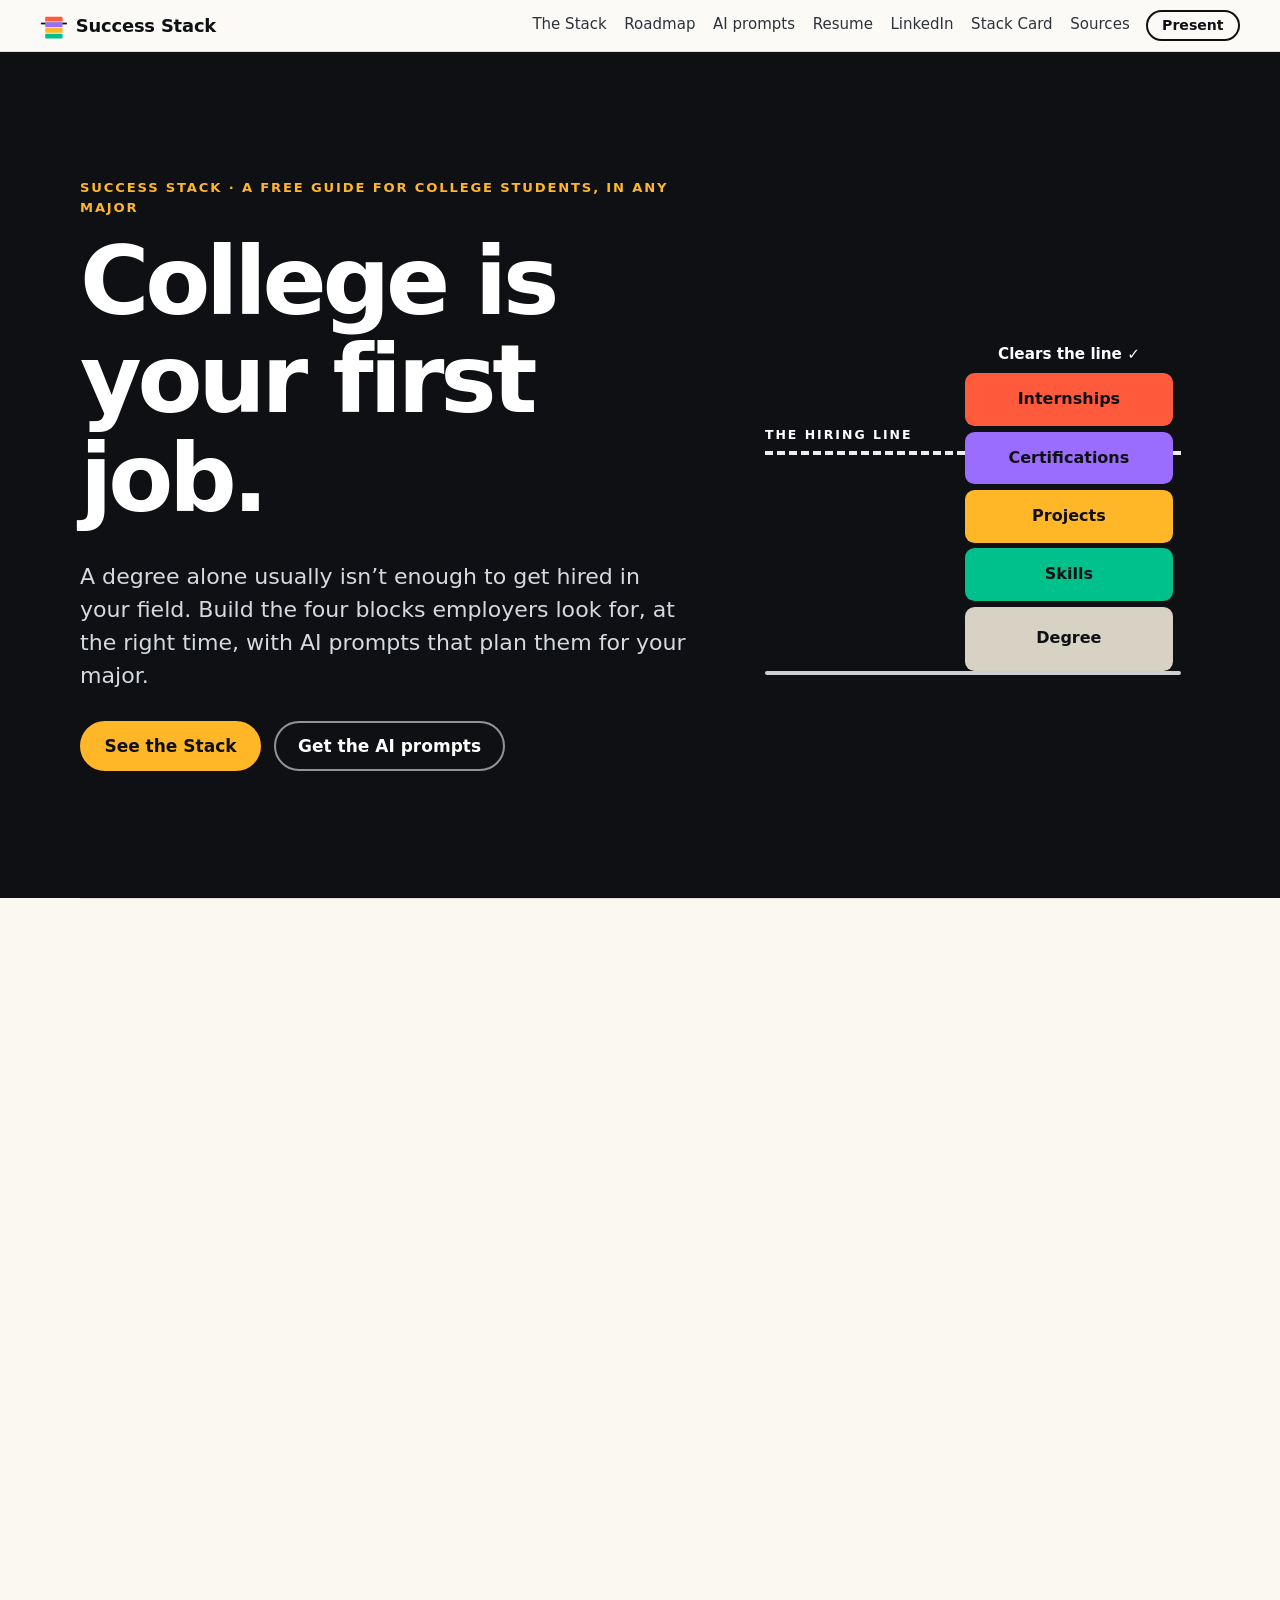
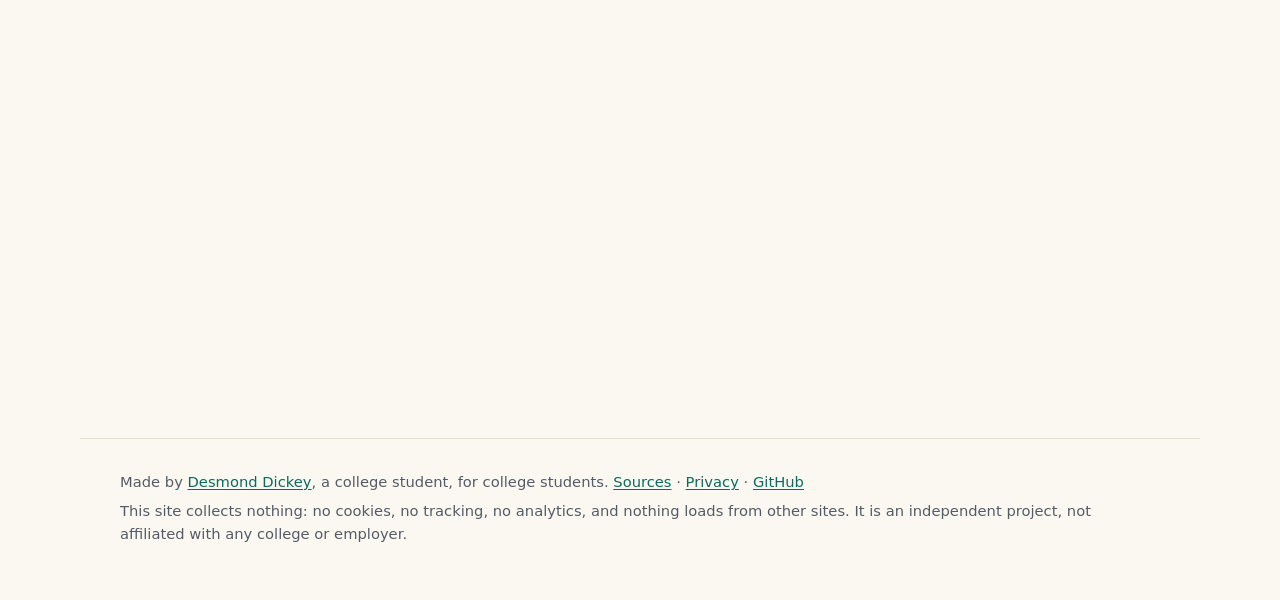
<file: index.html>
<!doctype html>
<html lang="en" class="no-js">
<head>
<meta charset="utf-8">
<meta name="viewport" content="width=device-width, initial-scale=1">
<meta http-equiv="Content-Security-Policy" content="default-src 'none'; script-src 'self'; style-src 'self'; img-src 'self'; base-uri 'none'; form-action 'none'; object-src 'none'">
<meta name="referrer" content="no-referrer">
<meta name="color-scheme" content="light">
<title>Success Stack: College is your first job</title>
<meta name="description" content="A free guide for college students in any major: the four blocks employers look for, when to build each one, and AI prompts that plan them for your major.">
<link rel="icon" href="img/favicon.svg" type="image/svg+xml">
<link rel="canonical" href="https://dezdickey.github.io/success-stack/">
<meta property="og:type" content="website">
<meta property="og:site_name" content="Success Stack">
<meta property="og:title" content="Success Stack: College is your first job">
<meta property="og:description" content="A free guide for college students in any major: the four blocks employers look for, when to build each one, and AI prompts that plan them for your major.">
<meta property="og:url" content="https://dezdickey.github.io/success-stack/">
<meta property="og:image" content="https://dezdickey.github.io/success-stack/img/og.png">
<meta property="og:image:width" content="1200">
<meta property="og:image:height" content="630">
<meta property="og:image:alt" content="Success Stack: College is your first job. A degree alone sits below the hiring line; a degree with four blocks on top rises past it.">
<meta name="twitter:card" content="summary_large_image">
<script src="js/early.js"></script>
<link rel="stylesheet" href="css/site.css" media="screen">
<link rel="stylesheet" href="css/print.css" media="print">
<script src="js/site.js" defer></script>
</head>
<body data-page="index">
<a class="skip" href="#main">Skip to the content</a>

<header class="site-head">
  <a class="wordmark" href="index.html" aria-label="Success Stack home">
    <svg class="glyph" viewBox="0 0 64 64" aria-hidden="true" focusable="false"><rect x="2" y="24.5" width="60" height="4" fill="#0e1014"/><rect x="12" y="50" width="40" height="11" rx="2" fill="#00c08b"/><rect x="12" y="37" width="40" height="11" rx="2" fill="#ffb627"/><rect x="12" y="24" width="40" height="11" rx="2" fill="#9b6dff"/><rect x="12" y="11" width="40" height="11" rx="2" fill="#ff5a3c"/></svg>
    <span>Success Stack</span>
  </a>
  <nav class="site-nav" aria-label="Main">
    <a href="#stack">The Stack</a>
    <a href="roadmap.html">Roadmap</a>
    <a href="prompts.html">AI prompts</a>
    <a href="resume.html">Resume</a>
    <a href="linkedin.html">LinkedIn</a>
    <a href="card.html">Stack Card</a>
    <a href="sources.html">Sources</a>
  </nav>
  <button type="button" class="present-btn" id="present-btn" aria-pressed="false" title="Show this guide on a projector, one section at a time">Present</button>
</header>

<main id="main">

<section class="section hero" id="top" aria-labelledby="title">
  <div class="hero-text">
    <p class="kicker">Success Stack &middot; a free guide for college students, in any major</p>
    <h1 id="title" class="title">College is your first job.</h1>
    <p class="lead">A degree alone usually isn&rsquo;t enough to get hired in your field. Build the four blocks employers look for, at the right time, with AI prompts that plan them for your major.</p>
    <p class="hero-cta"><a class="cta" href="#stack">See the Stack</a> <a class="cta cta-ghost" href="prompts.html">Get the AI prompts</a></p>
  </div>
  <div class="hero-art" aria-hidden="true">
    <div class="ha-line"></div>
    <span class="ha-label">The hiring line</span>
    <div class="ha-stack">
      <span class="ha-badge">Clears the line &#10003;</span>
      <span class="ha-block ha-intern">Internships</span>
      <span class="ha-block ha-certs">Certifications</span>
      <span class="ha-block ha-projects">Projects</span>
      <span class="ha-block ha-skills">Skills</span>
      <span class="ha-block ha-degree">Degree</span>
    </div>
    <span class="ha-ground"></span>
  </div>
</section>

<section class="section" id="why" aria-labelledby="why-h">
  <p class="kicker">Why it matters</p>
  <h2 id="why-h" class="question">Does a degree alone get you a job in your field?</h2>
  <p class="lead">For about half of new grads, not at first.</p>
  <div class="why-grid">
    <figure class="crowd" aria-hidden="true">
      <div class="crowd-figs"><span class="fig sink"></span><span class="fig sink"></span><span class="fig"></span><span class="fig sink"></span><span class="fig"></span><span class="fig"></span><span class="fig sink"></span><span class="fig"></span><span class="fig sink"></span><span class="fig sink"></span><span class="fig"></span><span class="fig sink"></span><span class="fig"></span><span class="fig"></span><span class="fig sink"></span><span class="fig"></span><span class="fig sink"></span><span class="fig sink"></span><span class="fig"></span><span class="fig sink"></span><span class="fig sink"></span><span class="fig"></span><span class="fig sink"></span><span class="fig"></span><span class="fig"></span><span class="fig sink"></span><span class="fig"></span><span class="fig sink"></span><span class="fig sink"></span><span class="fig"></span><span class="fig sink"></span><span class="fig"></span><span class="fig"></span><span class="fig sink"></span><span class="fig"></span><span class="fig sink"></span><span class="fig sink"></span><span class="fig"></span><span class="fig sink"></span><span class="fig"></span><span class="fig"></span><span class="fig sink"></span><span class="fig"></span><span class="fig sink"></span><span class="fig sink"></span><span class="fig"></span><span class="fig sink"></span><span class="fig sink"></span><span class="fig"></span><span class="fig sink"></span><span class="fig"></span><span class="fig"></span><span class="fig sink"></span><span class="fig"></span><span class="fig sink"></span><span class="fig sink"></span><span class="fig"></span><span class="fig sink"></span><span class="fig"></span><span class="fig"></span><span class="fig sink"></span><span class="fig"></span><span class="fig sink"></span><span class="fig sink"></span><span class="fig"></span><span class="fig sink"></span><span class="fig"></span><span class="fig"></span><span class="fig sink"></span><span class="fig"></span><span class="fig sink"></span><span class="fig sink"></span><span class="fig"></span><span class="fig sink"></span><span class="fig sink"></span><span class="fig"></span><span class="fig sink"></span><span class="fig"></span><span class="fig"></span><span class="fig sink"></span><span class="fig"></span><span class="fig sink"></span><span class="fig sink"></span><span class="fig"></span><span class="fig sink"></span><span class="fig"></span><span class="fig"></span><span class="fig sink"></span><span class="fig"></span><span class="fig sink"></span><span class="fig sink"></span><span class="fig"></span><span class="fig sink"></span><span class="fig"></span><span class="fig"></span><span class="fig sink"></span><span class="fig"></span><span class="fig sink"></span><span class="fig sink"></span><span class="fig"></span></div>
      <span class="crowd-line"></span>
      <figcaption class="crowd-cap">Each figure is one new grad. Below the line: in a job that doesn&rsquo;t need their degree.</figcaption>
    </figure>
    <div class="stats why-stats">
      <article class="stat">
        <p class="stat-num count">52%</p>
        <p class="stat-text">of new college grads are <strong>underemployed</strong> a year after graduating: working a job that doesn&rsquo;t need their degree.</p>
        <p class="stat-src"><a href="https://cdn.prod.website-files.com/693f37195f5b90aff2c22f0a/6abfb51cf63d75fcfc049edb_Talent%20Disrupted%20-%20March%202024.pdf#page=6">Burning Glass Institute &amp; Strada, <cite>Talent Disrupted</cite>, 2024, p.&nbsp;6</a></p>
      </article>
      <article class="stat">
        <p class="stat-num count">73%</p>
        <p class="stat-text">of grads who <strong>start out</strong> underemployed are <strong>still</strong> underemployed ten years later.</p>
        <p class="stat-src"><a href="https://cdn.prod.website-files.com/693f37195f5b90aff2c22f0a/6abfb51cf63d75fcfc049edb_Talent%20Disrupted%20-%20March%202024.pdf#page=6">Burning Glass Institute &amp; Strada, <cite>Talent Disrupted</cite>, 2024, p.&nbsp;6</a></p>
      </article>
    </div>
  </div>
  <p class="punch">That&rsquo;s why college is your first job. What you build here sets up the next ten years.</p>
</section>

<section class="section" id="lift" aria-labelledby="lift-h">
  <p class="kicker">What one internship changes</p>
  <h2 id="lift-h">An internship lifts people over the line</h2>
  <div class="why-grid">
    <figure class="crowd crowd-lift" aria-hidden="true">
      <div class="crowd-figs"><span class="fig sink lift"></span><span class="fig sink"></span><span class="fig"></span><span class="fig sink"></span><span class="fig"></span><span class="fig"></span><span class="fig sink"></span><span class="fig"></span><span class="fig sink lift"></span><span class="fig sink"></span><span class="fig"></span><span class="fig sink"></span><span class="fig"></span><span class="fig"></span><span class="fig sink"></span><span class="fig"></span><span class="fig sink lift"></span><span class="fig sink"></span><span class="fig"></span><span class="fig sink"></span><span class="fig sink"></span><span class="fig"></span><span class="fig sink"></span><span class="fig"></span><span class="fig"></span><span class="fig sink"></span><span class="fig"></span><span class="fig sink lift"></span><span class="fig sink"></span><span class="fig"></span><span class="fig sink"></span><span class="fig"></span><span class="fig"></span><span class="fig sink"></span><span class="fig"></span><span class="fig sink lift"></span><span class="fig sink"></span><span class="fig"></span><span class="fig sink"></span><span class="fig"></span><span class="fig"></span><span class="fig sink"></span><span class="fig"></span><span class="fig sink lift"></span><span class="fig sink"></span><span class="fig"></span><span class="fig sink"></span><span class="fig sink"></span><span class="fig"></span><span class="fig sink"></span><span class="fig"></span><span class="fig"></span><span class="fig sink"></span><span class="fig"></span><span class="fig sink lift"></span><span class="fig sink"></span><span class="fig"></span><span class="fig sink"></span><span class="fig"></span><span class="fig"></span><span class="fig sink"></span><span class="fig"></span><span class="fig sink lift"></span><span class="fig sink"></span><span class="fig"></span><span class="fig sink"></span><span class="fig sink"></span><span class="fig"></span><span class="fig sink"></span><span class="fig"></span><span class="fig sink lift"></span><span class="fig sink"></span><span class="fig"></span><span class="fig sink lift"></span><span class="fig sink"></span><span class="fig"></span><span class="fig sink"></span><span class="fig"></span><span class="fig"></span><span class="fig sink"></span><span class="fig"></span><span class="fig sink lift"></span><span class="fig sink"></span><span class="fig"></span><span class="fig sink"></span><span class="fig"></span><span class="fig"></span><span class="fig sink"></span><span class="fig"></span><span class="fig sink lift"></span><span class="fig sink"></span><span class="fig"></span><span class="fig sink"></span><span class="fig sink"></span><span class="fig"></span><span class="fig sink"></span><span class="fig"></span><span class="fig sink lift"></span><span class="fig sink"></span><span class="fig"></span><span class="crowd-block">Internship</span></div>
      <span class="crowd-line"></span>
      <figcaption class="crowd-cap">Five years after graduating. Each figure is one grad; below the line means underemployed.</figcaption>
    </figure>
    <div class="lift-stats">
      <p class="lift-row"><b class="lift-num count">54</b> <span>of every 100 grads <strong>without</strong> an internship were underemployed five years after graduating.</span></p>
      <p class="lift-row lift-with"><b class="lift-num count">41</b> <span>of every 100 <strong>with</strong> at least one internship.</span></p>
      <p class="stat-src"><a href="https://cdn.prod.website-files.com/693f37195f5b90aff2c22f0a/6abfb51cf63d75fcfc049edb_Talent%20Disrupted%20-%20March%202024.pdf#page=24">Burning Glass Institute &amp; Strada, <cite>Talent Disrupted</cite>, 2024, p.&nbsp;24</a></p>
    </div>
  </div>
</section>

<section class="section" id="odds" aria-labelledby="odds-h">
  <h2 id="odds-h">What changes the odds</h2>
  <div class="stats stats-4">
    <article class="stat">
      <p class="stat-num count">48.5%</p>
      <p class="stat-text">lower odds of being underemployed for grads with <strong>at least one internship</strong>.</p>
      <p class="stat-src"><a href="https://cdn.prod.website-files.com/693f37195f5b90aff2c22f0a/6abfb51cf63d75fcfc049edb_Talent%20Disrupted%20-%20March%202024.pdf#page=7">Burning Glass Institute &amp; Strada, <cite>Talent Disrupted</cite>, 2024, p.&nbsp;7</a></p>
    </article>
    <article class="stat">
      <p class="stat-num">#1</p>
      <p class="stat-text">tie-breaker between two equal candidates: an internship <strong>with that employer</strong> (4.5 of&nbsp;5) or <strong>in its industry</strong> (4.3). A high GPA: 2.9.</p>
      <p class="stat-src"><a href="https://naceweb.org/talent-acquisition/candidate-selection/internship-experience-often-the-deciding-factor-between-equal-candidates">NACE, <cite>Job Outlook 2026</cite></a></p>
    </article>
    <article class="stat">
      <p class="stat-num count">63.1%</p>
      <p class="stat-text">of 2024&ndash;25 interns were <strong>converted to full-time hires</strong>.</p>
      <p class="stat-src"><a href="https://naceweb.org/talent-acquisition/internships/intern-conversion-rate-hits-highest-mark-in-five-years">NACE, 2026 Internship &amp; Co-op Survey</a></p>
    </article>
    <article class="stat">
      <p class="stat-num count">7.4&nbsp;s</p>
      <p class="stat-text">is how long a recruiter&rsquo;s <strong>first look</strong> at a resume lasts, on average.</p>
      <p class="stat-src"><a href="https://www.hrdive.com/news/recruiters-spend-74-seconds-looking-at-your-resume/541582/">Ladders eye-tracking study, 2018, via HR&nbsp;Dive</a></p>
    </article>
  </div>
  <p class="note">Every number was checked against its source on 4&nbsp;November 2026. What each one means, and its limits, is on the <a href="sources.html">sources page</a>.</p>
</section>

<section class="section" id="stack" aria-labelledby="stack-h">
  <p class="kicker">The Stack</p>
  <h2 id="stack-h">Success is a stack you build to clear the hiring line</h2>
  <figure class="stack-figure">
    <img src="img/stack.svg" width="1000" height="580" alt="On the left, a degree alone sits below a dashed hiring line, leaving a gap. On the right, the same degree with four blocks on top, skills, projects, certifications and internships, rises past the line.">
  </figure>
  <p class="note">The hiring line is what an employer needs to see before they hire you. Your degree is the base. The blocks you build in college lift you over the line.</p>
</section>

<section class="section" id="blocks" aria-labelledby="blocks-h">
  <h2 id="blocks-h">The four blocks</h2>
  <ol class="tiles blocks">
    <li class="tile b-skills"><h3>Skills</h3><p>What you can do: the tools and know-how your field asks for.</p></li>
    <li class="tile b-projects"><h3>Projects</h3><p>Proof you can use them: something real you built, ran, researched or made.</p></li>
    <li class="tile b-certs"><h3>Certifications</h3><p>A recognized credential that shows you know the basics. Some fields use licenses instead.</p></li>
    <li class="tile b-intern"><h3>Internships</h3><p>Work in your field before you graduate: internships, research programs, co-ops.</p></li>
  </ol>
  <div class="recruiter">
    <p class="recruiter-who">How a Navy lab recruiter put it</p>
    <p class="recruiter-said">Certifications get you past HR. Projects impress the people doing the job.</p>
  </div>
</section>

<section class="section" id="windows" aria-labelledby="windows-h">
  <h2 id="windows-h">Four windows let employers see your stack</h2>
  <ol class="tiles windows">
    <li class="tile window"><h3>Resume</h3><p>One page. A recruiter&rsquo;s first look lasts about <a href="https://www.hrdive.com/news/recruiters-spend-74-seconds-looking-at-your-resume/541582/">7.4&nbsp;seconds</a>, so put your best blocks at the top.</p><p class="more"><a href="resume.html">Build your first resume</a></p></li>
    <li class="tile window"><h3>LinkedIn</h3><p>You, online: a headline, your education, your clubs, and the people you know.</p><p class="more"><a href="linkedin.html">Set it up in ten minutes</a></p></li>
    <li class="tile window"><h3>GitHub or a portfolio</h3><p>Where your projects live, each with a short write-up. Not a coder? A simple portfolio site or a PDF works.</p></li>
    <li class="tile window"><h3>Posts or a blog</h3><p>Short posts about what you&rsquo;re learning and building. They show you&rsquo;re growing.</p></li>
  </ol>
  <p class="punch">If nobody can see a block, it doesn&rsquo;t count yet.</p>
</section>

<section class="section" id="built-by" aria-labelledby="built-h">
  <p class="kicker">Built by a student</p>
  <h2 id="built-h">I tried it on myself first</h2>
  <p class="lead">I&rsquo;m Desmond Dickey, a cybersecurity sophomore at SC State. This is what changed on my own resume once I started building blocks on purpose.</p>
  <div class="proof">
    <div class="proof-col then">
      <h3>Late September</h3>
      <p class="proof-big">One project on my resume.</p>
      <div class="mini-stack" aria-hidden="true"><span class="mb b-projects"></span></div>
    </div>
    <div class="proof-col now">
      <h3>November</h3>
      <ul class="proof-list">
        <li><strong>Paid contract work</strong> for two campus clients</li>
        <li>A <strong>training platform</strong> I built for a club of 95+ members: <a href="https://sc-state.github.io/cybersecurity-club/">sc-state.github.io/cybersecurity-club</a></li>
        <li><strong>Three public apps</strong> on <a href="https://github.com/dezdickey">GitHub</a>: <a href="https://github.com/dezdickey/speech-rehearsal">Speech Rehearsal</a>, <a href="https://github.com/dezdickey/Flowlist">Flowlist</a> and <a href="https://github.com/dezdickey/Decant">Decant</a></li>
        <li>Applying to <strong>NREIP</strong>, the Navy&rsquo;s research internship, with <strong>four recommenders</strong></li>
        <li><strong>107 internships</strong> on my tracker</li>
      </ul>
    </div>
  </div>
  <p class="punch">Same student, same semester. The difference: building blocks on purpose, and making them visible.</p>
</section>

<section class="section" id="plan" aria-labelledby="plan-h">
  <h2 id="plan-h">Plan your stack</h2>
  <ul class="tiles guides">
    <li class="tile"><h3><a href="roadmap.html">The roadmap</a></h3><p>A block every semester, when employers hire, and where to look.</p></li>
    <li class="tile"><h3><a href="prompts.html">AI prompts</a></h3><p>Four prompts that turn AI into a planner for your major.</p></li>
    <li class="tile"><h3><a href="resume.html">Your first resume</a></h3><p>Step by step, from a blank page to a PDF.</p></li>
    <li class="tile"><h3><a href="linkedin.html">LinkedIn in ten minutes</a></h3><p>A headline, your education, a club, and your first connections.</p></li>
  </ul>
</section>

<section class="section" id="start" aria-labelledby="start-h">
  <p class="kicker">Start this week</p>
  <h2 id="start-h">Three things to do this week</h2>
  <ol class="commit">
    <li><strong>Set up LinkedIn:</strong> a photo, a headline, your education, one club and three connections. <a href="linkedin.html">See how</a>.</li>
    <li><strong>Pick your skill:</strong> run <a href="prompts.html#prompt-1">prompt&nbsp;1</a> and do week 1 of the plan. Put the hours in your calendar now.</li>
    <li><strong>Start a tracker:</strong> run <a href="prompts.html#prompt-4">prompt&nbsp;4</a>, paste the table into a spreadsheet, and check three deadlines on the official sites.</li>
  </ol>
  <p class="punch">Write them on your <a href="card.html">Stack Card</a>, and look at it again in four weeks.</p>
</section>

<section class="section present-only qr-screen" id="keep" aria-label="Keep the guide">
  <h2>Keep the guide</h2>
  <div class="qr-pair">
    <figure class="qr-card">
      <img src="img/qr-site.svg" width="300" height="300" alt="QR code that opens this guide, dezdickey.github.io/success-stack">
      <figcaption><b>Success Stack</b>dezdickey.github.io/success-stack</figcaption>
    </figure>
    <figure class="qr-card">
      <img src="img/qr-linkedin.svg" width="300" height="300" alt="QR code that opens Desmond Dickey's LinkedIn profile, linkedin.com/in/desmond-dickey">
      <figcaption><b>Connect with me</b>linkedin.com/in/desmond-dickey</figcaption>
    </figure>
  </div>
</section>

</main>

<footer class="site-foot">
  <p>Made by <a href="https://www.linkedin.com/in/desmond-dickey">Desmond Dickey</a>, a college student, for college students. <a href="sources.html">Sources</a> &middot; <a href="privacy.html">Privacy</a> &middot; <a href="https://github.com/dezdickey">GitHub</a></p>
  <p>This site collects nothing: no cookies, no tracking, no analytics, and nothing loads from other sites. It is an independent project, not affiliated with any college or employer.</p>
</footer>

<div class="deck-ui" id="deck-ui">
  <span class="deck-count" id="deck-count"></span>
  <button type="button" class="deck-exit" id="deck-exit">Exit</button>
</div>
<div class="deck-hint" id="deck-hint" hidden>&rarr; or PageDown: next &middot; &larr;: back &middot; B: blank &middot; F11: full screen &middot; Esc: exit</div>
<div class="blackout" id="blackout" hidden></div>
</body>
</html>
</file>
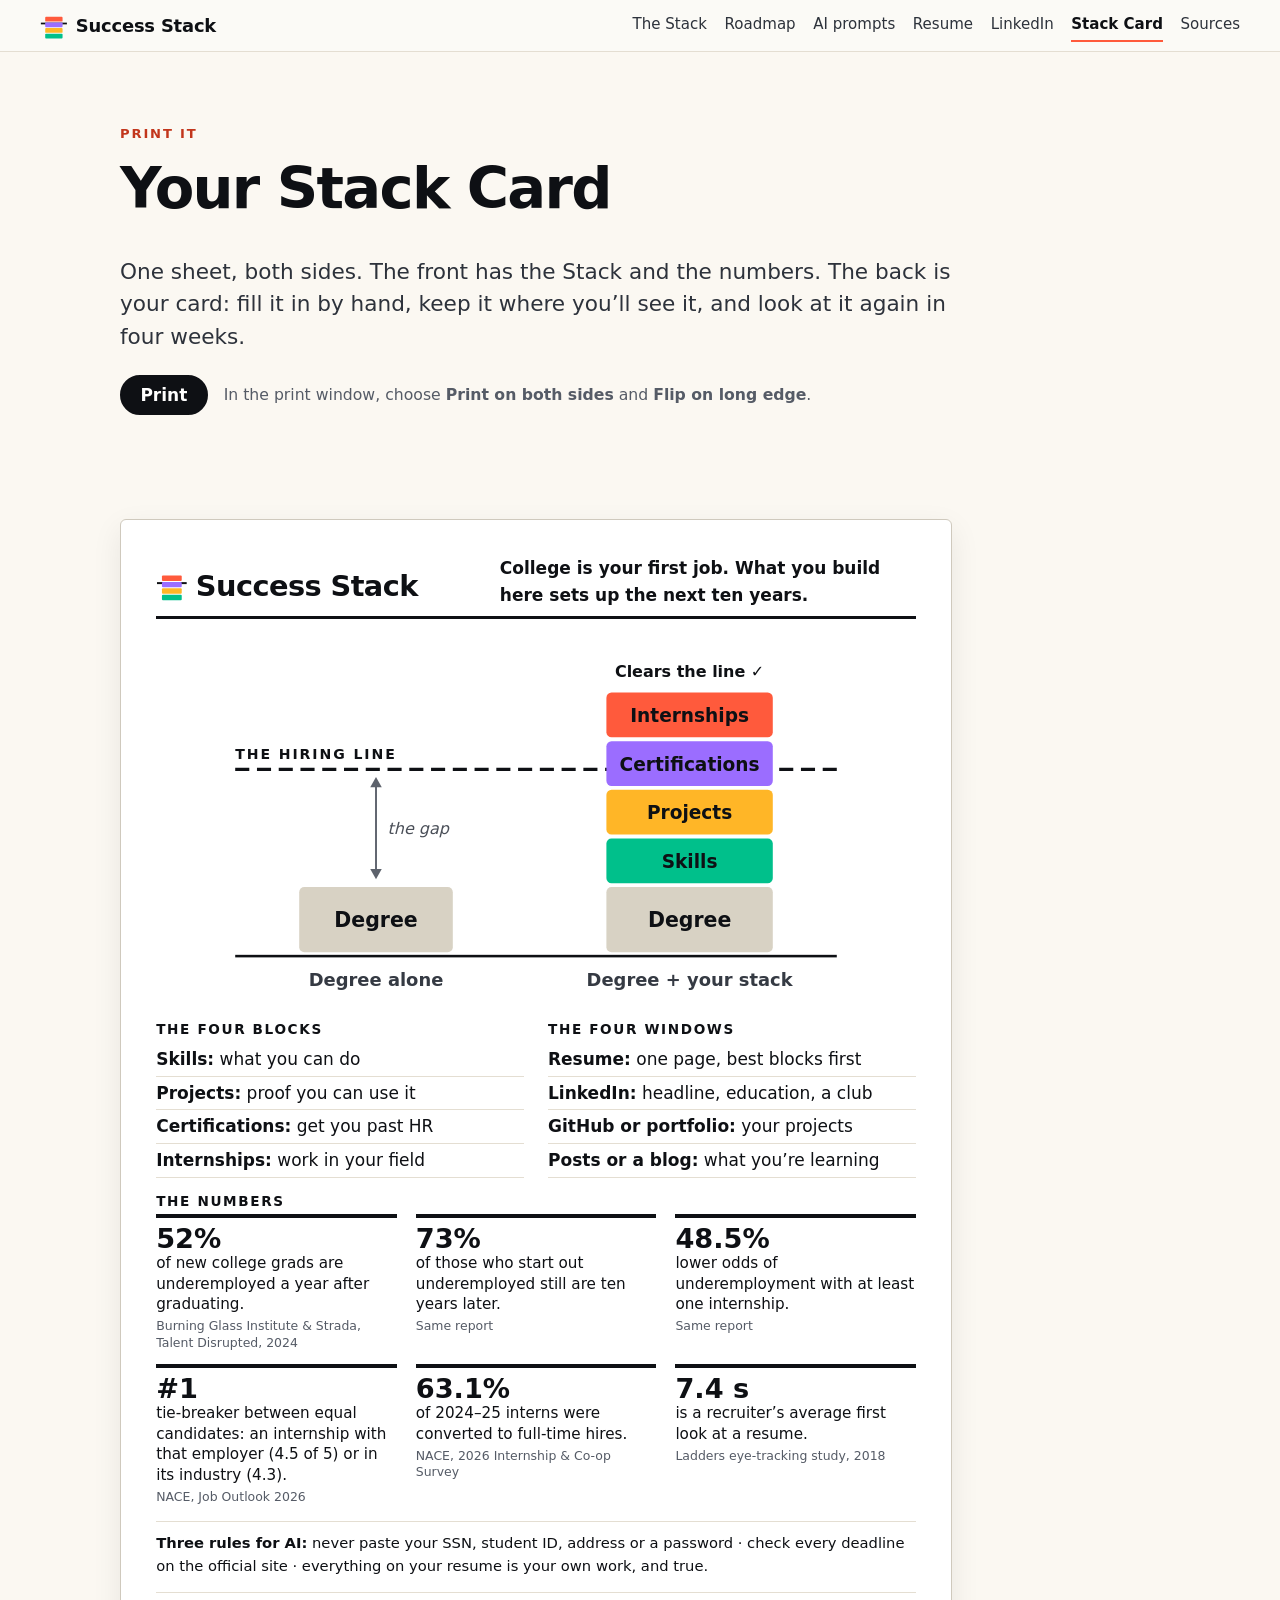
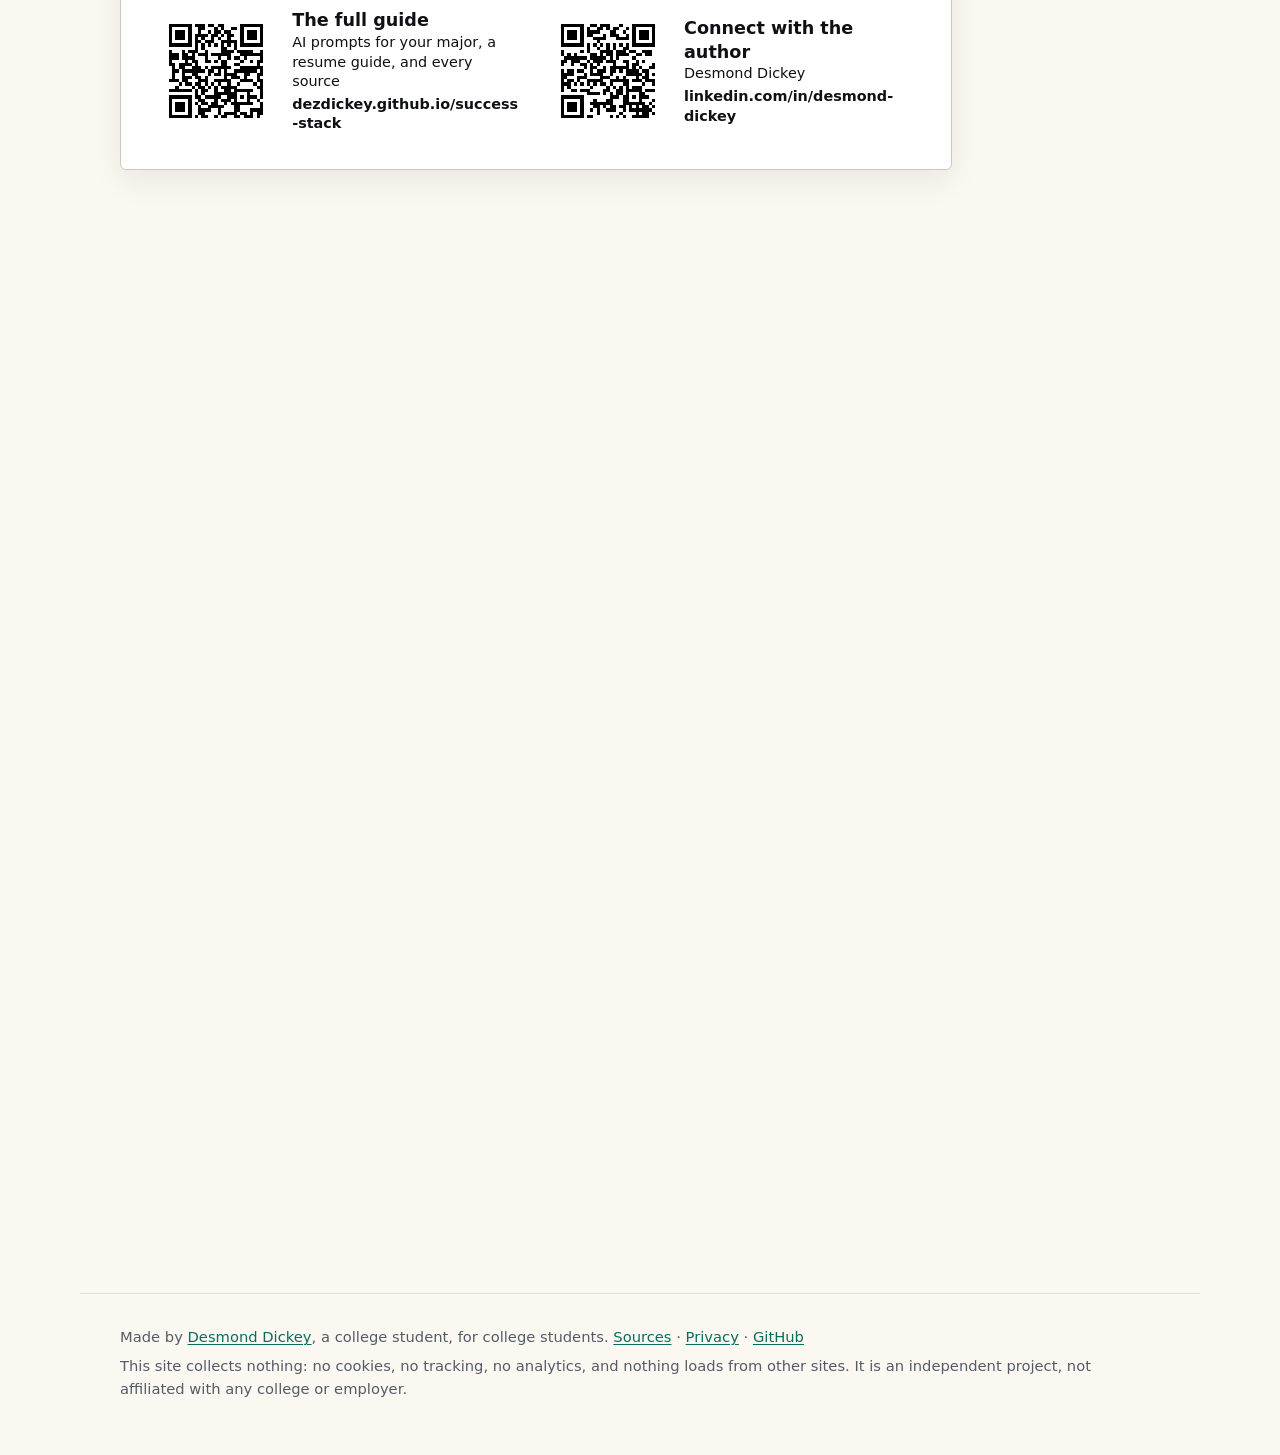
<file: card.html>
<!doctype html>
<html lang="en" class="no-js">
<head>
<meta charset="utf-8">
<meta name="viewport" content="width=device-width, initial-scale=1">
<meta http-equiv="Content-Security-Policy" content="default-src 'none'; script-src 'self'; style-src 'self'; img-src 'self'; base-uri 'none'; form-action 'none'; object-src 'none'">
<meta name="referrer" content="no-referrer">
<meta name="color-scheme" content="light">
<title>Your Stack Card: print it on one sheet | Success Stack</title>
<meta name="description" content="A one-sheet printout: the Success Stack and the numbers on the front, and a Stack Card to fill in on the back.">
<link rel="icon" href="img/favicon.svg" type="image/svg+xml">
<link rel="canonical" href="https://dezdickey.github.io/success-stack/card.html">
<meta property="og:type" content="website">
<meta property="og:site_name" content="Success Stack">
<meta property="og:title" content="Your Stack Card: print it on one sheet">
<meta property="og:description" content="A one-sheet printout: the Success Stack and the numbers on the front, and a Stack Card to fill in on the back.">
<meta property="og:url" content="https://dezdickey.github.io/success-stack/card.html">
<meta property="og:image" content="https://dezdickey.github.io/success-stack/img/og.png">
<meta property="og:image:width" content="1200">
<meta property="og:image:height" content="630">
<meta property="og:image:alt" content="Success Stack: College is your first job. A degree alone sits below the hiring line; a degree with four blocks on top rises past it.">
<meta name="twitter:card" content="summary_large_image">
<script src="js/early.js"></script>
<link rel="stylesheet" href="css/site.css" media="screen">
<link rel="stylesheet" href="css/print.css" media="print">
<script src="js/site.js" defer></script>
</head>
<body data-page="card" class="page-card">
<a class="skip" href="#main">Skip to the content</a>

<header class="site-head">
  <a class="wordmark" href="index.html" aria-label="Success Stack home">
    <svg class="glyph" viewBox="0 0 64 64" aria-hidden="true" focusable="false"><rect x="2" y="24.5" width="60" height="4" fill="#0e1014"/><rect x="12" y="50" width="40" height="11" rx="2" fill="#00c08b"/><rect x="12" y="37" width="40" height="11" rx="2" fill="#ffb627"/><rect x="12" y="24" width="40" height="11" rx="2" fill="#9b6dff"/><rect x="12" y="11" width="40" height="11" rx="2" fill="#ff5a3c"/></svg>
    <span>Success Stack</span>
  </a>
  <nav class="site-nav" aria-label="Main">
    <a href="index.html#stack">The Stack</a>
    <a href="roadmap.html">Roadmap</a>
    <a href="prompts.html">AI prompts</a>
    <a href="resume.html">Resume</a>
    <a href="linkedin.html">LinkedIn</a>
    <a href="card.html" aria-current="page">Stack Card</a>
    <a href="sources.html">Sources</a>
  </nav>
</header>

<main id="main">

<section class="section page-intro card-intro" id="card" aria-labelledby="card-h">
  <p class="kicker">Print it</p>
  <h1 id="card-h">Your Stack Card</h1>
  <p class="lead">One sheet, both sides. The front has the Stack and the numbers. The back is your card: fill it in by hand, keep it where you&rsquo;ll see it, and look at it again in four weeks.</p>
  <p class="card-actions"><button type="button" class="btn" id="print-btn">Print</button>
    <span class="note">In the print window, choose <b>Print on both sides</b> and <b>Flip on long edge</b>.</span></p>
</section>

<section class="section sheets" aria-label="The two sides">

<div class="sheet print-front">
  <header class="pf-head">
    <p class="pf-mark"><svg class="glyph" viewBox="0 0 64 64" aria-hidden="true" focusable="false"><rect x="2" y="24.5" width="60" height="4" fill="#0e1014"/><rect x="12" y="50" width="40" height="11" rx="2" fill="#00c08b"/><rect x="12" y="37" width="40" height="11" rx="2" fill="#ffb627"/><rect x="12" y="24" width="40" height="11" rx="2" fill="#9b6dff"/><rect x="12" y="11" width="40" height="11" rx="2" fill="#ff5a3c"/></svg>Success Stack</p>
    <p class="pf-tag">College is your first job. What you build here sets up the next ten years.</p>
  </header>
  <img class="pf-stack" src="img/stack.svg" width="1000" height="580" alt="A degree alone sits below the hiring line. A degree with skills, projects, certifications and internships stacked on top rises past it.">
  <div class="pf-two">
    <div>
      <h2 class="pf-h">The four blocks</h2>
      <ul class="pf-list">
        <li><b>Skills:</b> what you can do</li>
        <li><b>Projects:</b> proof you can use it</li>
        <li><b>Certifications:</b> get you past HR</li>
        <li><b>Internships:</b> work in your field</li>
      </ul>
    </div>
    <div>
      <h2 class="pf-h">The four windows</h2>
      <ul class="pf-list">
        <li><b>Resume:</b> one page, best blocks first</li>
        <li><b>LinkedIn:</b> headline, education, a club</li>
        <li><b>GitHub or portfolio:</b> your projects</li>
        <li><b>Posts or a blog:</b> what you&rsquo;re learning</li>
      </ul>
    </div>
  </div>
  <h2 class="pf-h">The numbers</h2>
  <ul class="pf-stats">
    <li><b>52%</b> of new college grads are underemployed a year after graduating.<small>Burning Glass Institute &amp; Strada, Talent Disrupted, 2024</small></li>
    <li><b>73%</b> of those who start out underemployed still are ten years later.<small>Same report</small></li>
    <li><b>48.5%</b> lower odds of underemployment with at least one internship.<small>Same report</small></li>
    <li><b>#1</b> tie-breaker between equal candidates: an internship with that employer (4.5 of 5) or in its industry (4.3).<small>NACE, Job Outlook 2026</small></li>
    <li><b>63.1%</b> of 2024&ndash;25 interns were converted to full-time hires.<small>NACE, 2026 Internship &amp; Co-op Survey</small></li>
    <li><b>7.4 s</b> is a recruiter&rsquo;s average first look at a resume.<small>Ladders eye-tracking study, 2018</small></li>
  </ul>
  <p class="pf-rules"><b>Three rules for AI:</b> never paste your SSN, student ID, address or a password &middot; check every deadline on the official site &middot; everything on your resume is your own work, and true.</p>
  <div class="pf-qr">
    <figure>
      <img src="img/qr-site.svg" width="300" height="300" alt="QR code for the guide, dezdickey.github.io/success-stack">
      <figcaption><b>The full guide</b>AI prompts for your major, a resume guide, and every source<span>dezdickey.github.io/success-stack</span></figcaption>
    </figure>
    <figure>
      <img src="img/qr-linkedin.svg" width="300" height="300" alt="QR code for Desmond Dickey's LinkedIn profile, linkedin.com/in/desmond-dickey">
      <figcaption><b>Connect with the author</b>Desmond Dickey<span>linkedin.com/in/desmond-dickey</span></figcaption>
    </figure>
  </div>
</div>

<div class="sheet card-sheet">
  <div class="card-top">
    <p class="card-title">My Stack Card</p>
    <p class="card-mark">Success Stack</p>
  </div>
  <div class="card-fields">
    <p>Name <span class="wline"></span></p>
    <p>Major <span class="wline"></span></p>
    <p>Year <span class="wline"></span></p>
    <p>Date <span class="wline"></span></p>
  </div>
  <table class="card-table">
    <caption>My four blocks</caption>
    <thead>
      <tr><th scope="col">Block</th><th scope="col">Where I am now</th><th scope="col">My next step</th><th scope="col">Done by</th></tr>
    </thead>
    <tbody>
      <tr class="b-skills"><th scope="row">Skills</th><td></td><td></td><td></td></tr>
      <tr class="b-projects"><th scope="row">Projects</th><td></td><td></td><td></td></tr>
      <tr class="b-certs"><th scope="row">Certifications</th><td></td><td></td><td></td></tr>
      <tr class="b-intern"><th scope="row">Internships</th><td></td><td></td><td></td></tr>
    </tbody>
  </table>
  <div class="card-cols">
    <div>
      <h2 class="card-h">My four windows</h2>
      <ul class="checks">
        <li>Resume: one page, reviewed by someone</li>
        <li>LinkedIn: headline, education, a club, 3+ connections</li>
        <li>GitHub or portfolio: one project with a write-up</li>
        <li>Posts or a blog: one post about what I&rsquo;m learning</li>
      </ul>
    </div>
    <div>
      <h2 class="card-h">From the AI prompts</h2>
      <p>Skill <span class="wline"></span></p>
      <p>Certification <span class="wline"></span></p>
      <p>Project <span class="wline"></span></p>
      <p>Programs on my tracker <span class="wline"></span></p>
    </div>
  </div>
  <div class="card-week">
    <h2 class="card-h">This week I will</h2>
    <p>1 <span class="wline"></span></p>
    <p>2 <span class="wline"></span></p>
    <p>3 <span class="wline"></span></p>
  </div>
  <p class="card-foot">Look at this card again on <span class="wline wline-short"></span> (four weeks from today). Then add the next block.</p>
</div>

</section>

</main>

<footer class="site-foot">
  <p>Made by <a href="https://www.linkedin.com/in/desmond-dickey">Desmond Dickey</a>, a college student, for college students. <a href="sources.html">Sources</a> &middot; <a href="privacy.html">Privacy</a> &middot; <a href="https://github.com/dezdickey">GitHub</a></p>
  <p>This site collects nothing: no cookies, no tracking, no analytics, and nothing loads from other sites. It is an independent project, not affiliated with any college or employer.</p>
</footer>
</body>
</html>
</file>
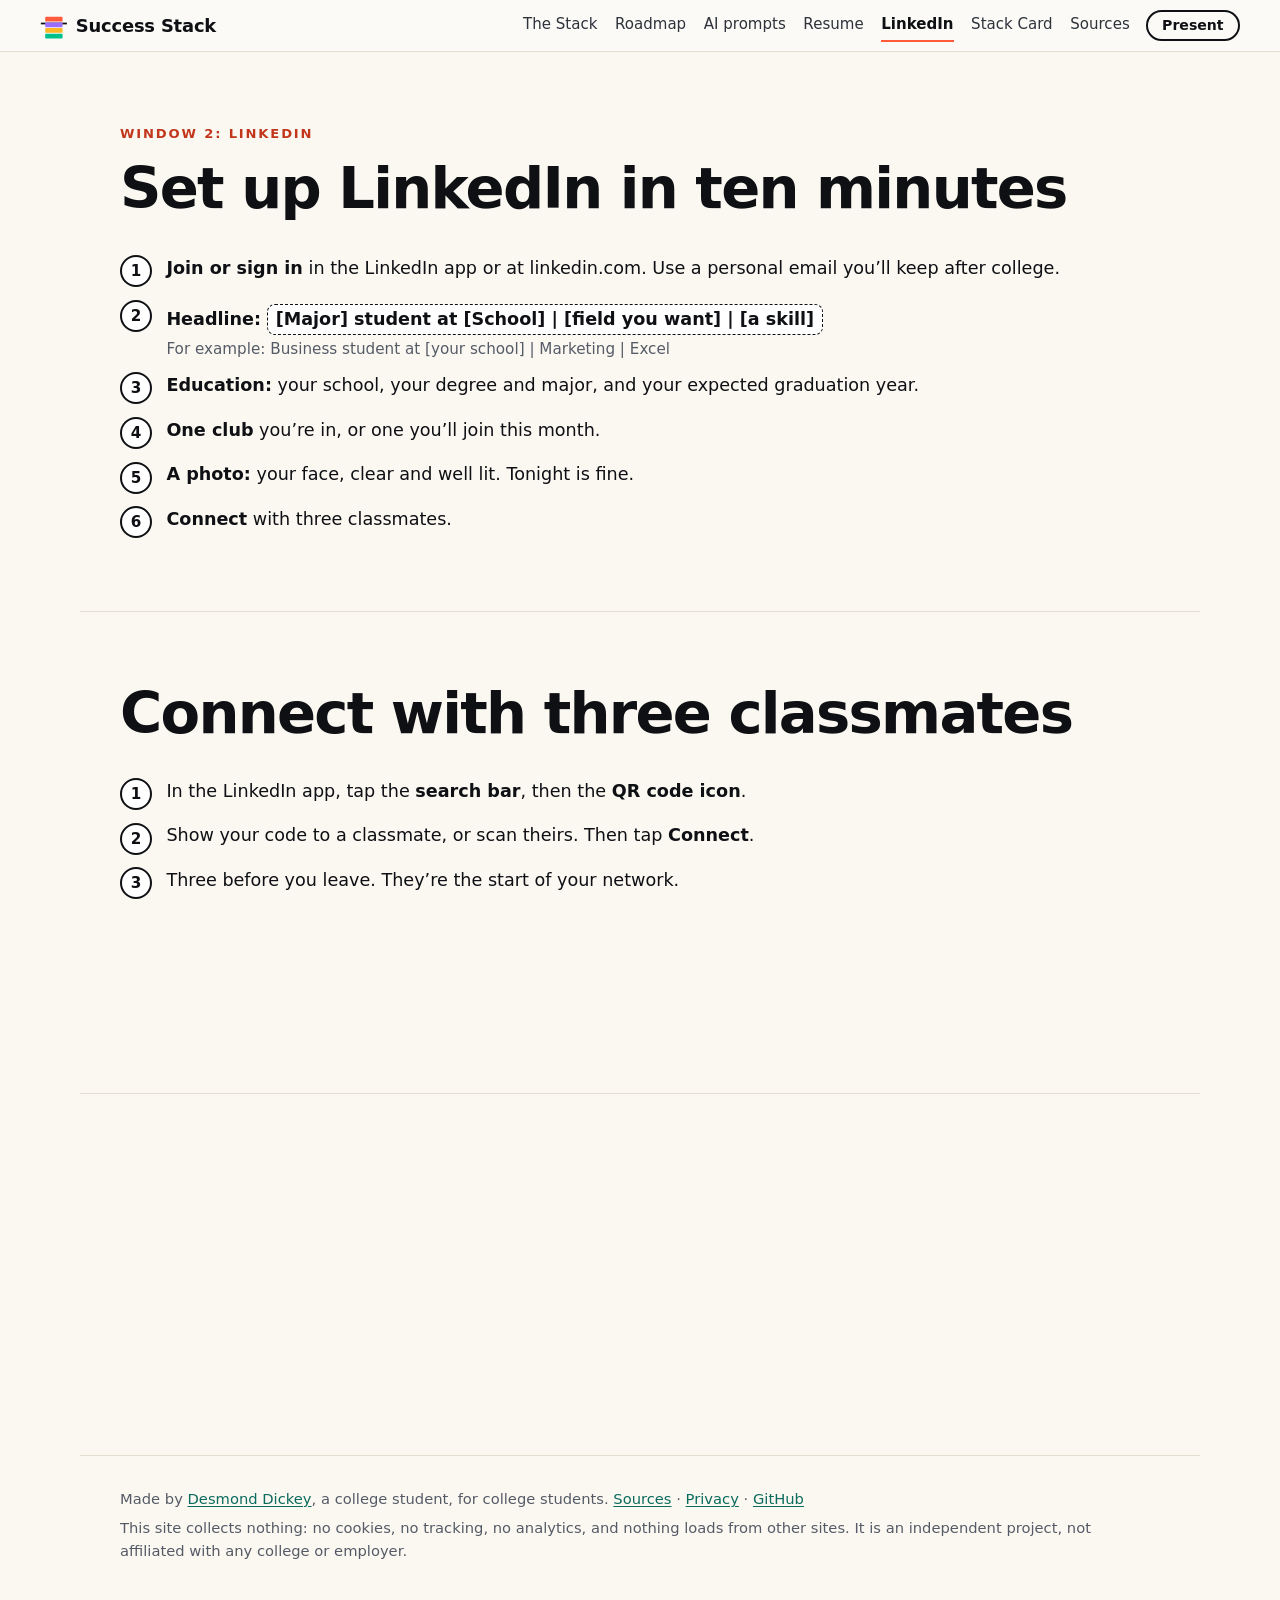
<file: linkedin.html>
<!doctype html>
<html lang="en" class="no-js">
<head>
<meta charset="utf-8">
<meta name="viewport" content="width=device-width, initial-scale=1">
<meta http-equiv="Content-Security-Policy" content="default-src 'none'; script-src 'self'; style-src 'self'; img-src 'self'; base-uri 'none'; form-action 'none'; object-src 'none'">
<meta name="referrer" content="no-referrer">
<meta name="color-scheme" content="light">
<title>Set up LinkedIn in ten minutes | Success Stack</title>
<meta name="description" content="A headline formula, your education, one club and your first connections: a LinkedIn profile for college students in ten minutes.">
<link rel="icon" href="img/favicon.svg" type="image/svg+xml">
<link rel="canonical" href="https://dezdickey.github.io/success-stack/linkedin.html">
<meta property="og:type" content="website">
<meta property="og:site_name" content="Success Stack">
<meta property="og:title" content="Set up LinkedIn in ten minutes">
<meta property="og:description" content="A headline formula, your education, one club and your first connections: a LinkedIn profile for college students in ten minutes.">
<meta property="og:url" content="https://dezdickey.github.io/success-stack/linkedin.html">
<meta property="og:image" content="https://dezdickey.github.io/success-stack/img/og.png">
<meta property="og:image:width" content="1200">
<meta property="og:image:height" content="630">
<meta property="og:image:alt" content="Success Stack: College is your first job. A degree alone sits below the hiring line; a degree with four blocks on top rises past it.">
<meta name="twitter:card" content="summary_large_image">
<script src="js/early.js"></script>
<link rel="stylesheet" href="css/site.css" media="screen">
<link rel="stylesheet" href="css/print.css" media="print">
<script src="js/site.js" defer></script>
</head>
<body data-page="linkedin">
<a class="skip" href="#main">Skip to the content</a>

<header class="site-head">
  <a class="wordmark" href="index.html" aria-label="Success Stack home">
    <svg class="glyph" viewBox="0 0 64 64" aria-hidden="true" focusable="false"><rect x="2" y="24.5" width="60" height="4" fill="#0e1014"/><rect x="12" y="50" width="40" height="11" rx="2" fill="#00c08b"/><rect x="12" y="37" width="40" height="11" rx="2" fill="#ffb627"/><rect x="12" y="24" width="40" height="11" rx="2" fill="#9b6dff"/><rect x="12" y="11" width="40" height="11" rx="2" fill="#ff5a3c"/></svg>
    <span>Success Stack</span>
  </a>
  <nav class="site-nav" aria-label="Main">
    <a href="index.html#stack">The Stack</a>
    <a href="roadmap.html">Roadmap</a>
    <a href="prompts.html">AI prompts</a>
    <a href="resume.html">Resume</a>
    <a href="linkedin.html" aria-current="page">LinkedIn</a>
    <a href="card.html">Stack Card</a>
    <a href="sources.html">Sources</a>
  </nav>
  <button type="button" class="present-btn" id="present-btn" aria-pressed="false" title="Show this guide on a projector, one section at a time">Present</button>
</header>

<main id="main">

<section class="section" id="setup" aria-labelledby="li-h">
  <p class="kicker">Window 2: LinkedIn</p>
  <h1 id="li-h">Set up LinkedIn in ten minutes</h1>
  <ol class="steps">
    <li><strong>Join or sign in</strong> in the LinkedIn app or at linkedin.com. Use a personal email you&rsquo;ll keep after college.</li>
    <li><strong>Headline:</strong> <span class="formula">[Major] student at [School] | [field you want] | [a skill]</span>
      <span class="eg">For example: Business student at [your school] | Marketing | Excel</span></li>
    <li><strong>Education:</strong> your school, your degree and major, and your expected graduation year.</li>
    <li><strong>One club</strong> you&rsquo;re in, or one you&rsquo;ll join this month.</li>
    <li><strong>A photo:</strong> your face, clear and well lit. Tonight is fine.</li>
    <li><strong>Connect</strong> with three classmates.</li>
  </ol>
</section>

<section class="section" id="connect" aria-labelledby="connect-h">
  <h2 id="connect-h">Connect with three classmates</h2>
  <ol class="steps">
    <li>In the LinkedIn app, tap the <strong>search bar</strong>, then the <strong>QR code icon</strong>.</li>
    <li>Show your code to a classmate, or scan theirs. Then tap <strong>Connect</strong>.</li>
    <li>Three before you leave. They&rsquo;re the start of your network.</li>
  </ol>
  <p class="note">These steps haven&rsquo;t been checked click by click on every phone yet, and apps move their buttons around. If something isn&rsquo;t where this says, search LinkedIn&rsquo;s help pages.</p>
  <p class="author-connect">Want to connect with the student who made this guide? <a href="https://www.linkedin.com/in/desmond-dickey">linkedin.com/in/desmond-dickey</a></p>
</section>

<section class="section present-only qr-screen" id="me" aria-label="Connect with me">
  <h2>Connect with me</h2>
  <div class="qr-pair">
    <figure class="qr-card">
      <img src="img/qr-linkedin.svg" width="300" height="300" alt="QR code that opens Desmond Dickey's LinkedIn profile, linkedin.com/in/desmond-dickey">
      <figcaption><b>Desmond Dickey</b>linkedin.com/in/desmond-dickey</figcaption>
    </figure>
  </div>
</section>

<section class="section" id="grow" aria-labelledby="grow-h">
  <h2 id="grow-h">Then let it grow with your stack</h2>
  <ul class="where">
    <li><strong>Add each block</strong> as it becomes real: a project, a certification, an internship.</li>
    <li><strong>Post once a month</strong> about what you&rsquo;re learning or building. That&rsquo;s window 4.</li>
    <li><strong>Connect after events:</strong> speakers, recruiters at career fairs, people you meet in your club.</li>
    <li><strong>Keep your headline current</strong> as your field and skills get sharper.</li>
  </ul>
</section>

</main>

<footer class="site-foot">
  <p>Made by <a href="https://www.linkedin.com/in/desmond-dickey">Desmond Dickey</a>, a college student, for college students. <a href="sources.html">Sources</a> &middot; <a href="privacy.html">Privacy</a> &middot; <a href="https://github.com/dezdickey">GitHub</a></p>
  <p>This site collects nothing: no cookies, no tracking, no analytics, and nothing loads from other sites. It is an independent project, not affiliated with any college or employer.</p>
</footer>

<div class="deck-ui" id="deck-ui">
  <span class="deck-count" id="deck-count"></span>
  <button type="button" class="deck-exit" id="deck-exit">Exit</button>
</div>
<div class="deck-hint" id="deck-hint" hidden>&rarr; or PageDown: next &middot; &larr;: back &middot; B: blank &middot; F11: full screen &middot; Esc: exit</div>
<div class="blackout" id="blackout" hidden></div>
</body>
</html>
</file>
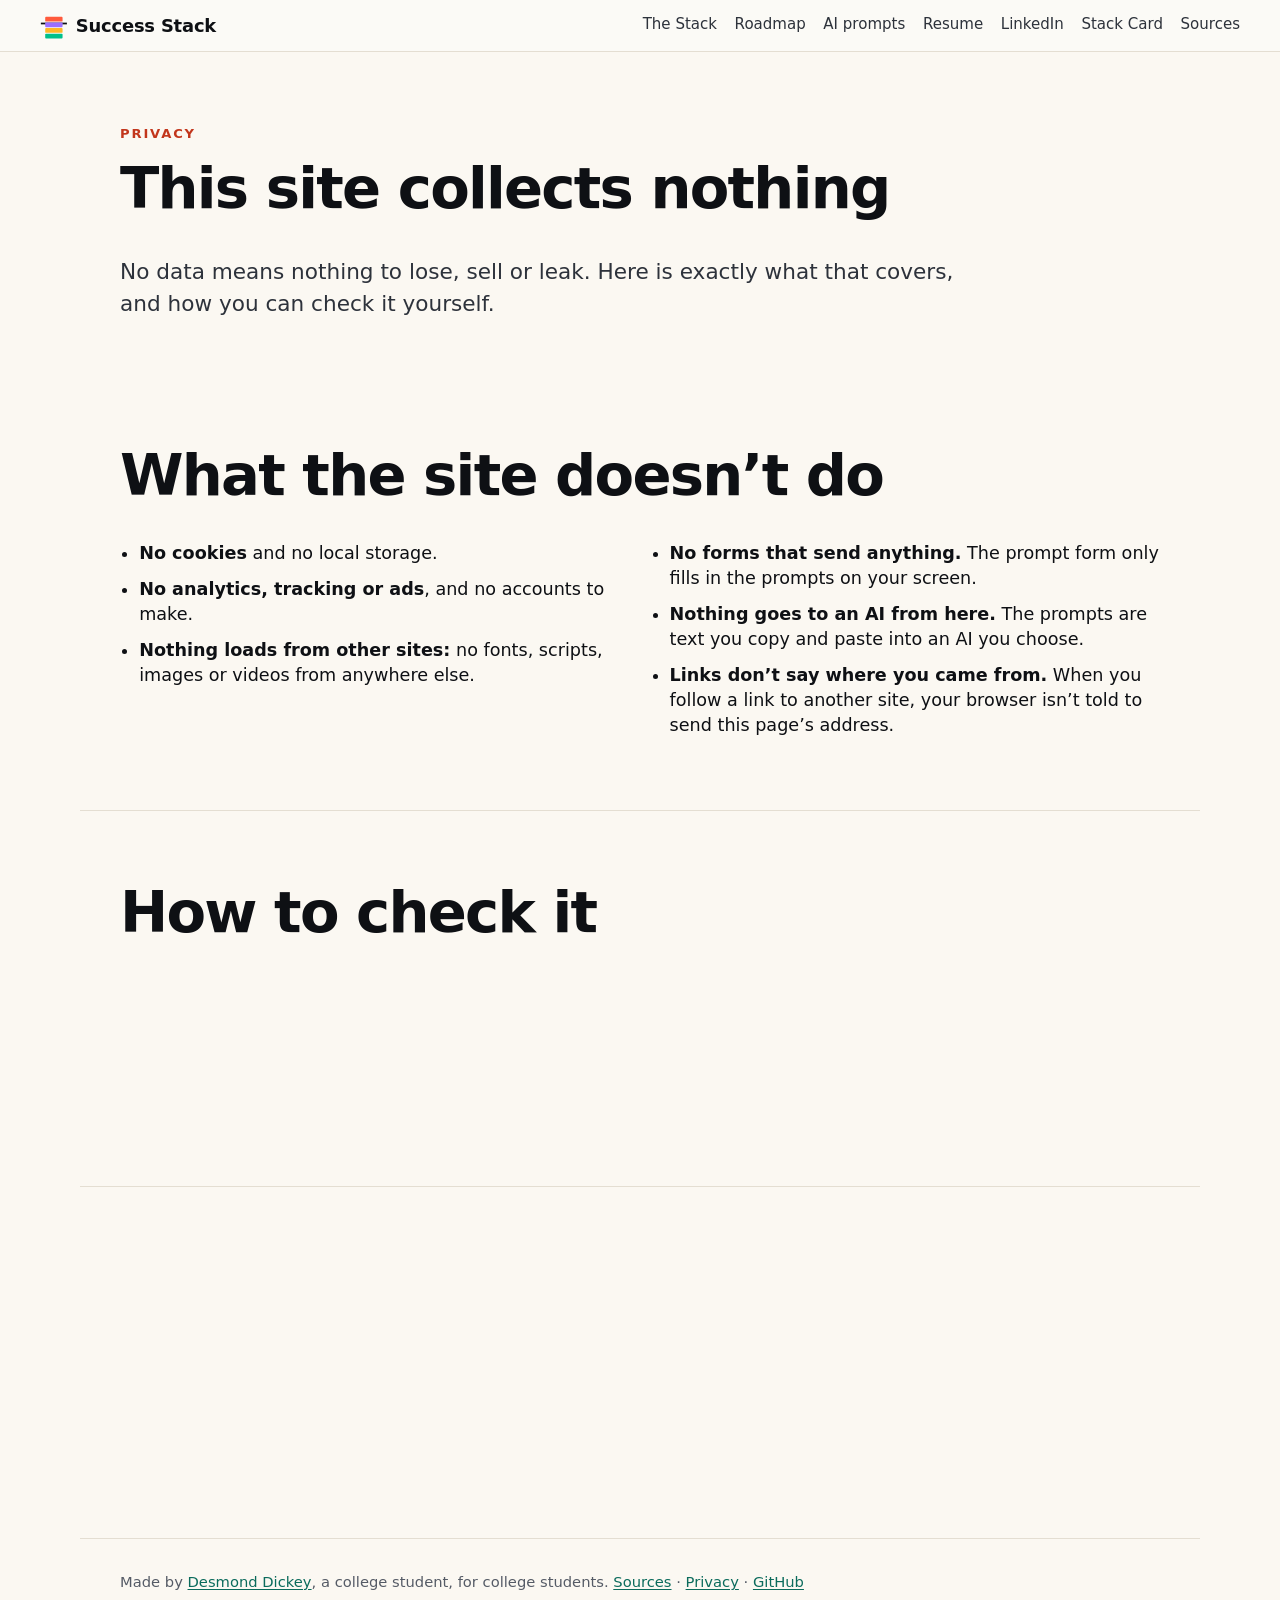
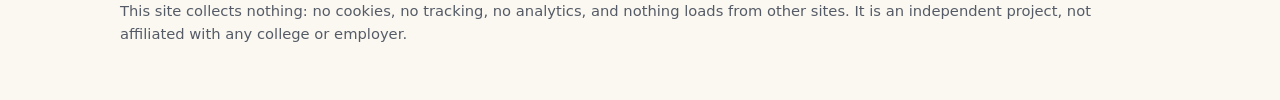
<file: privacy.html>
<!doctype html>
<html lang="en" class="no-js">
<head>
<meta charset="utf-8">
<meta name="viewport" content="width=device-width, initial-scale=1">
<meta http-equiv="Content-Security-Policy" content="default-src 'none'; script-src 'self'; style-src 'self'; img-src 'self'; base-uri 'none'; form-action 'none'; object-src 'none'">
<meta name="referrer" content="no-referrer">
<meta name="color-scheme" content="light">
<title>Privacy: this site collects nothing | Success Stack</title>
<meta name="description" content="Success Stack has no cookies, analytics or trackers, loads nothing from other sites, and keeps what you type on your own device.">
<link rel="icon" href="img/favicon.svg" type="image/svg+xml">
<link rel="canonical" href="https://dezdickey.github.io/success-stack/privacy.html">
<meta property="og:type" content="website">
<meta property="og:site_name" content="Success Stack">
<meta property="og:title" content="Privacy: this site collects nothing">
<meta property="og:description" content="Success Stack has no cookies, analytics or trackers, loads nothing from other sites, and keeps what you type on your own device.">
<meta property="og:url" content="https://dezdickey.github.io/success-stack/privacy.html">
<meta property="og:image" content="https://dezdickey.github.io/success-stack/img/og.png">
<meta property="og:image:width" content="1200">
<meta property="og:image:height" content="630">
<meta property="og:image:alt" content="Success Stack: College is your first job. A degree alone sits below the hiring line; a degree with four blocks on top rises past it.">
<meta name="twitter:card" content="summary_large_image">
<script src="js/early.js"></script>
<link rel="stylesheet" href="css/site.css" media="screen">
<link rel="stylesheet" href="css/print.css" media="print">
<script src="js/site.js" defer></script>
</head>
<body data-page="privacy">
<a class="skip" href="#main">Skip to the content</a>

<header class="site-head">
  <a class="wordmark" href="index.html" aria-label="Success Stack home">
    <svg class="glyph" viewBox="0 0 64 64" aria-hidden="true" focusable="false"><rect x="2" y="24.5" width="60" height="4" fill="#0e1014"/><rect x="12" y="50" width="40" height="11" rx="2" fill="#00c08b"/><rect x="12" y="37" width="40" height="11" rx="2" fill="#ffb627"/><rect x="12" y="24" width="40" height="11" rx="2" fill="#9b6dff"/><rect x="12" y="11" width="40" height="11" rx="2" fill="#ff5a3c"/></svg>
    <span>Success Stack</span>
  </a>
  <nav class="site-nav" aria-label="Main">
    <a href="index.html#stack">The Stack</a>
    <a href="roadmap.html">Roadmap</a>
    <a href="prompts.html">AI prompts</a>
    <a href="resume.html">Resume</a>
    <a href="linkedin.html">LinkedIn</a>
    <a href="card.html">Stack Card</a>
    <a href="sources.html">Sources</a>
  </nav>
</header>

<main id="main">

<section class="section page-intro" id="privacy" aria-labelledby="privacy-h">
  <p class="kicker">Privacy</p>
  <h1 id="privacy-h">This site collects nothing</h1>
  <p class="lead">No data means nothing to lose, sell or leak. Here is exactly what that covers, and how you can check it yourself.</p>
</section>

<section class="section" id="what" aria-labelledby="what-h">
  <h2 id="what-h">What the site doesn&rsquo;t do</h2>
  <ul class="where">
    <li><strong>No cookies</strong> and no local storage.</li>
    <li><strong>No analytics, tracking or ads</strong>, and no accounts to make.</li>
    <li><strong>Nothing loads from other sites:</strong> no fonts, scripts, images or videos from anywhere else.</li>
    <li><strong>No forms that send anything.</strong> The prompt form only fills in the prompts on your screen.</li>
    <li><strong>Nothing goes to an AI from here.</strong> The prompts are text you copy and paste into an AI you choose.</li>
    <li><strong>Links don&rsquo;t say where you came from.</strong> When you follow a link to another site, your browser isn&rsquo;t told to send this page&rsquo;s address.</li>
  </ul>
</section>

<section class="section" id="check" aria-labelledby="check-h">
  <h2 id="check-h">How to check it</h2>
  <ul class="where">
    <li><strong>Every page sets a strict Content Security Policy.</strong> It tells your browser to load scripts, styles and images only from this site, and to make no other connections.</li>
    <li><strong>Watch it yourself.</strong> Open your browser&rsquo;s developer tools, choose the Network tab, and reload: every request goes to this site.</li>
    <li><strong>Read the code.</strong> It&rsquo;s plain HTML, CSS and JavaScript, public on <a href="https://github.com/dezdickey">GitHub</a>.</li>
  </ul>
</section>

<section class="section" id="host" aria-labelledby="host-h">
  <h2 id="host-h">Where the site lives</h2>
  <p>The site is hosted on GitHub Pages, so GitHub delivers the pages to your browser under its <a href="https://docs.github.com/en/site-policy/privacy-policies/github-general-privacy-statement">privacy statement</a>. The sites this guide links to, like LinkedIn and the sources, have their own policies.</p>
  <p>You can also download the site and open it straight from your computer, with no internet connection at all.</p>
</section>

</main>

<footer class="site-foot">
  <p>Made by <a href="https://www.linkedin.com/in/desmond-dickey">Desmond Dickey</a>, a college student, for college students. <a href="sources.html">Sources</a> &middot; <a href="privacy.html" aria-current="page">Privacy</a> &middot; <a href="https://github.com/dezdickey">GitHub</a></p>
  <p>This site collects nothing: no cookies, no tracking, no analytics, and nothing loads from other sites. It is an independent project, not affiliated with any college or employer.</p>
</footer>
</body>
</html>
</file>
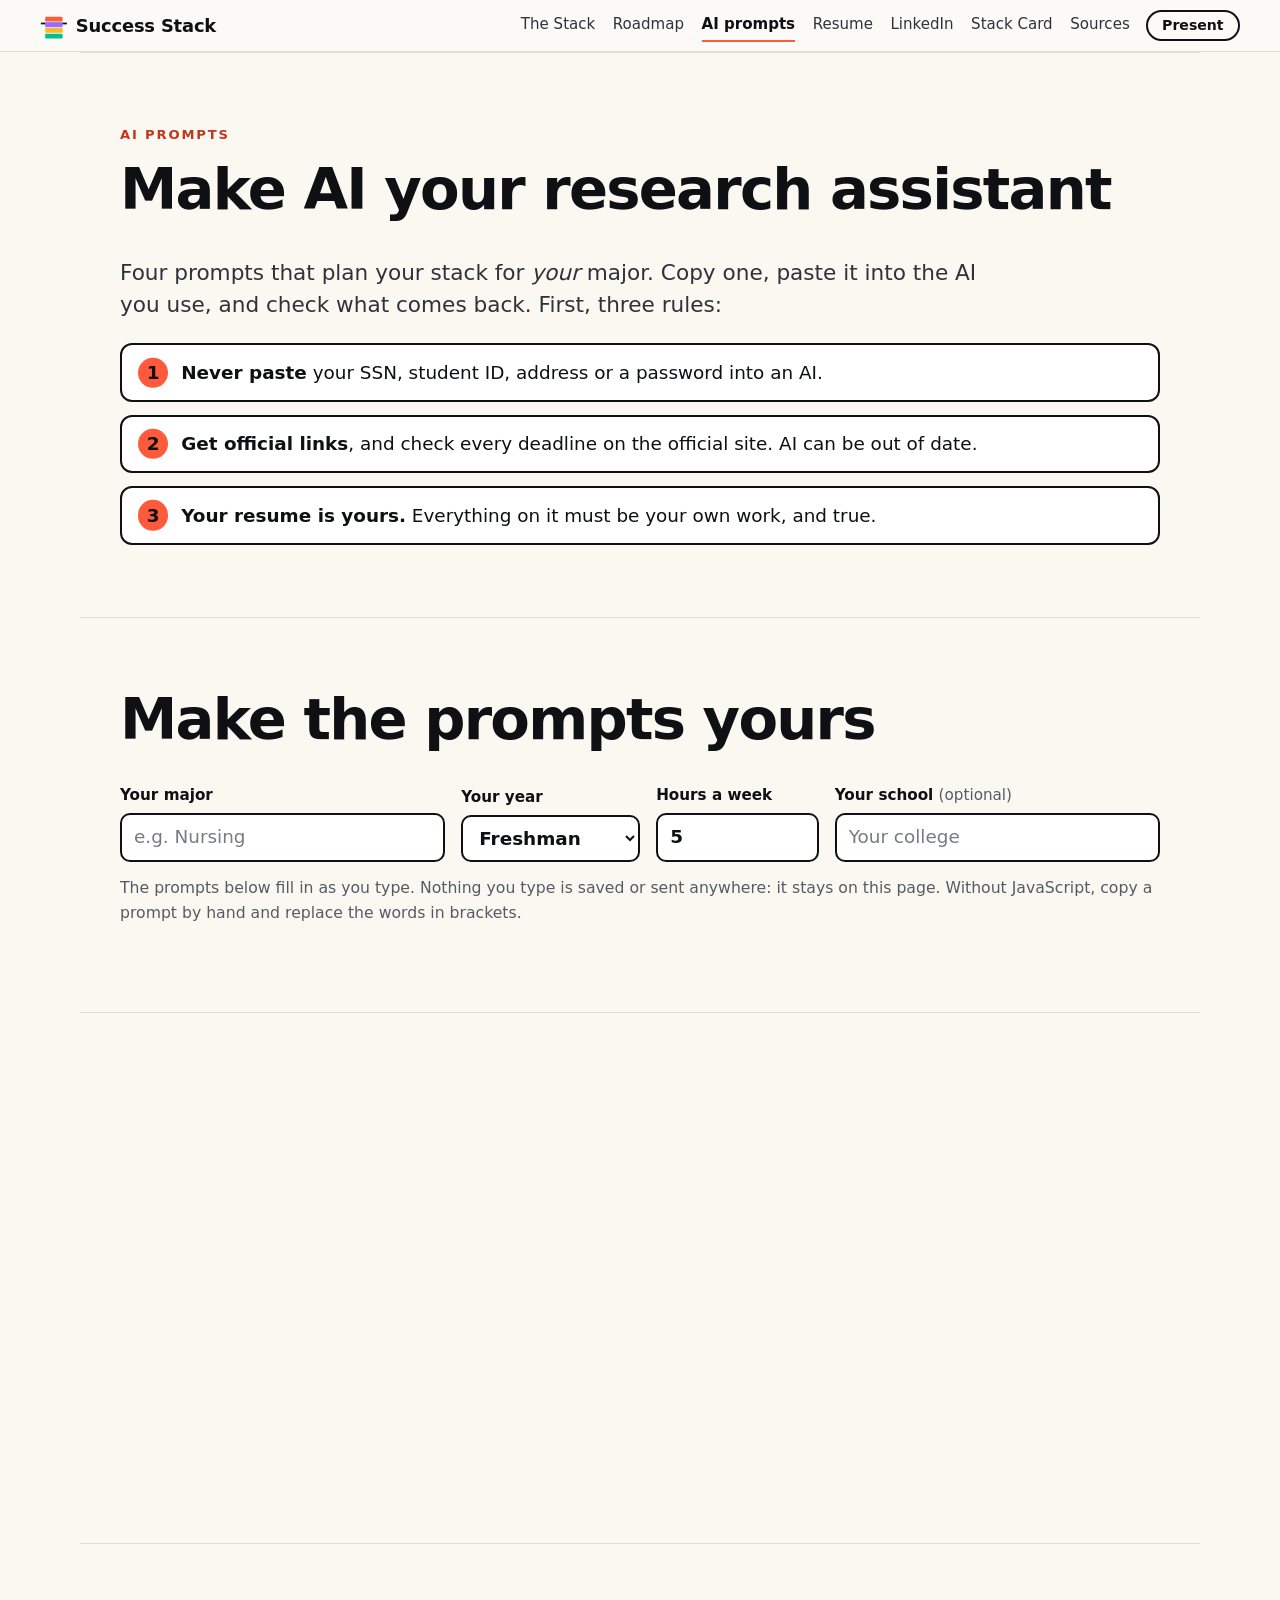
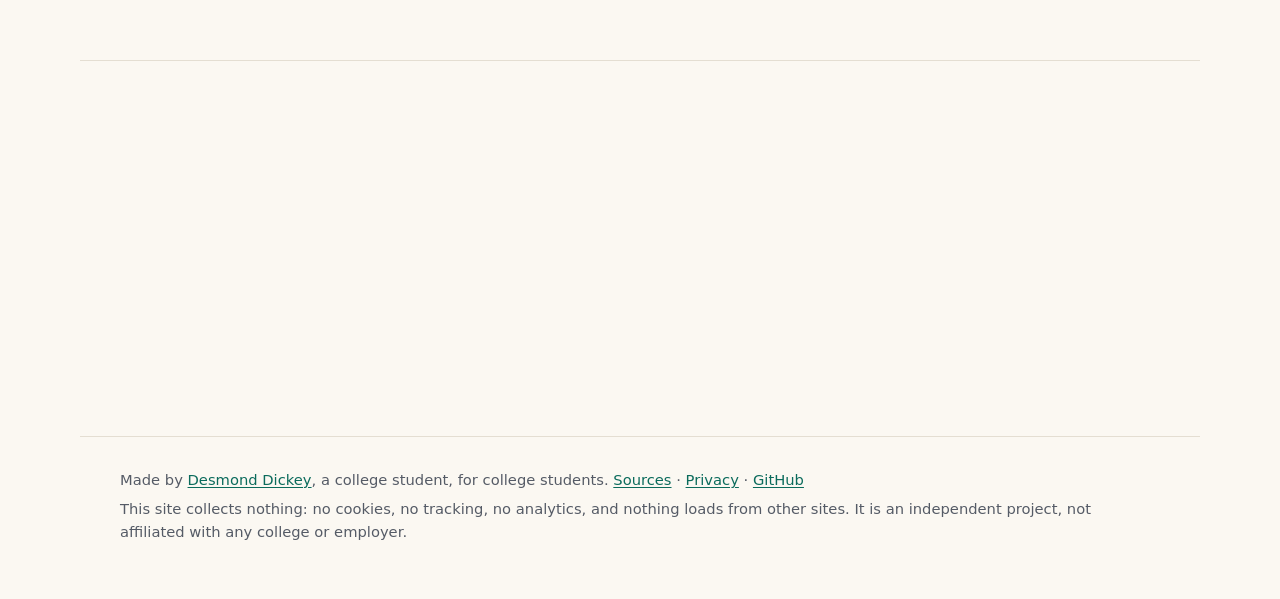
<file: prompts.html>
<!doctype html>
<html lang="en" class="no-js">
<head>
<meta charset="utf-8">
<meta name="viewport" content="width=device-width, initial-scale=1">
<meta http-equiv="Content-Security-Policy" content="default-src 'none'; script-src 'self'; style-src 'self'; img-src 'self'; base-uri 'none'; form-action 'none'; object-src 'none'">
<meta name="referrer" content="no-referrer">
<meta name="color-scheme" content="light">
<title>AI prompts for your major | Success Stack</title>
<meta name="description" content="Four prompts that turn AI into a planner for your major: a skill for this semester, a first certification, a first project, and ten programs to apply to.">
<link rel="icon" href="img/favicon.svg" type="image/svg+xml">
<link rel="canonical" href="https://dezdickey.github.io/success-stack/prompts.html">
<meta property="og:type" content="website">
<meta property="og:site_name" content="Success Stack">
<meta property="og:title" content="AI prompts for your major">
<meta property="og:description" content="Four prompts that turn AI into a planner for your major: a skill for this semester, a first certification, a first project, and ten programs to apply to.">
<meta property="og:url" content="https://dezdickey.github.io/success-stack/prompts.html">
<meta property="og:image" content="https://dezdickey.github.io/success-stack/img/og.png">
<meta property="og:image:width" content="1200">
<meta property="og:image:height" content="630">
<meta property="og:image:alt" content="Success Stack: College is your first job. A degree alone sits below the hiring line; a degree with four blocks on top rises past it.">
<meta name="twitter:card" content="summary_large_image">
<script src="js/early.js"></script>
<link rel="stylesheet" href="css/site.css" media="screen">
<link rel="stylesheet" href="css/print.css" media="print">
<script src="js/site.js" defer></script>
</head>
<body data-page="prompts">
<a class="skip" href="#main">Skip to the content</a>

<header class="site-head">
  <a class="wordmark" href="index.html" aria-label="Success Stack home">
    <svg class="glyph" viewBox="0 0 64 64" aria-hidden="true" focusable="false"><rect x="2" y="24.5" width="60" height="4" fill="#0e1014"/><rect x="12" y="50" width="40" height="11" rx="2" fill="#00c08b"/><rect x="12" y="37" width="40" height="11" rx="2" fill="#ffb627"/><rect x="12" y="24" width="40" height="11" rx="2" fill="#9b6dff"/><rect x="12" y="11" width="40" height="11" rx="2" fill="#ff5a3c"/></svg>
    <span>Success Stack</span>
  </a>
  <nav class="site-nav" aria-label="Main">
    <a href="index.html#stack">The Stack</a>
    <a href="roadmap.html">Roadmap</a>
    <a href="prompts.html" aria-current="page">AI prompts</a>
    <a href="resume.html">Resume</a>
    <a href="linkedin.html">LinkedIn</a>
    <a href="card.html">Stack Card</a>
    <a href="sources.html">Sources</a>
  </nav>
  <button type="button" class="present-btn" id="present-btn" aria-pressed="false" title="Show this guide on a projector, one section at a time">Present</button>
</header>

<main id="main">

<section class="section present-only qr-screen" id="phone" aria-label="Open the prompts on your phone">
  <p class="kicker">AI prompts</p>
  <h2>Open the prompts on your phone</h2>
  <div class="qr-pair">
    <figure class="qr-card">
      <img src="img/qr-prompts.svg" width="300" height="300" alt="QR code that opens the AI prompts page, dezdickey.github.io/success-stack/prompts.html">
      <figcaption><b>AI prompts</b>dezdickey.github.io/success-stack/prompts.html</figcaption>
    </figure>
  </div>
</section>

<section class="section" id="rules" aria-labelledby="prompts-h">
  <p class="kicker">AI prompts</p>
  <h1 id="prompts-h">Make AI your research assistant</h1>
  <p class="lead">Four prompts that plan your stack for <em>your</em> major. Copy one, paste it into the AI you use, and check what comes back. First, three rules:</p>
  <ol class="rules">
    <li><strong>Never paste</strong> your SSN, student ID, address or a password into an AI.</li>
    <li><strong>Get official links</strong>, and check every deadline on the official site. AI can be out of date.</li>
    <li><strong>Your resume is yours.</strong> Everything on it must be your own work, and true.</li>
  </ol>
</section>

<section class="section" id="make-yours" aria-labelledby="fill-h">
  <h2 id="fill-h">Make the prompts yours</h2>
  <form class="fill" id="fill" autocomplete="off">
    <label class="field">Your major
      <input name="major" type="text" maxlength="60" placeholder="e.g. Nursing" spellcheck="false">
    </label>
    <label class="field">Your year
      <select name="year">
        <option value="freshman" selected>Freshman</option>
        <option value="sophomore">Sophomore</option>
        <option value="junior">Junior</option>
        <option value="senior">Senior</option>
      </select>
    </label>
    <label class="field">Hours a week
      <input name="hours" type="number" min="1" max="40" step="1" value="5" inputmode="numeric">
    </label>
    <label class="field"><span>Your school <span class="optional">(optional)</span></span>
      <input name="school" type="text" maxlength="80" placeholder="Your college" spellcheck="false">
    </label>
  </form>
  <p class="note">The prompts below fill in as you type. Nothing you type is saved or sent anywhere: it stays on this page. Without JavaScript, copy a prompt by hand and replace the words in brackets.</p>
</section>

<section class="section prompt-section" id="prompt-1" aria-labelledby="p1-h">
  <div class="prompt-head">
    <h2 id="p1-h"><span class="pn">1</span> A skill for this semester</h2>
    <button type="button" class="copy-btn" data-copy="p1">Copy prompt 1</button>
  </div>
<pre class="prompt" id="p1">I&rsquo;m a <span class="ph" data-field="year">freshman</span> <span class="ph" data-field="major">[your major]</span> student<span class="opt" data-field="school" hidden> at <span class="ph" data-field="school"></span></span> in the U.S., with about <span class="ph" data-field="hours">5</span> hours a week outside class.

Which skill should I build this semester that employers in my field look for in interns and new hires?

1. Give me 3&ndash;5 options, ranked. For each: why it matters in my field, how long it takes to get useful, and an official or well-known source I can check, with a link.
2. Then take the #1 option (or the one I pick) and give me a week-by-week plan for this semester that fits my hours, with free places to learn and practice.

Never make up deadlines, prices or links. If you aren&rsquo;t sure, say so and tell me where to check.</pre>
  <p class="note">You get: a ranked list of skills with sources, then a weekly plan for one of them.</p>
</section>

<section class="section prompt-section" id="prompt-2" aria-labelledby="p2-h">
  <div class="prompt-head">
    <h2 id="p2-h"><span class="pn">2</span> Your first certification</h2>
    <button type="button" class="copy-btn" data-copy="p2">Copy prompt 2</button>
  </div>
<pre class="prompt" id="p2">I&rsquo;m a <span class="ph" data-field="year">freshman</span> <span class="ph" data-field="major">[your major]</span> student<span class="opt" data-field="school" hidden> at <span class="ph" data-field="school"></span></span> in the U.S., with about <span class="ph" data-field="hours">5</span> hours a week outside class.

Which certification should I earn first that employers in my field actually ask for?

1. Give me 3&ndash;5 options, ranked. For each: who offers it (official link), what it proves to employers, the usual study time, and whether students get a discount. If my field uses licenses or other credentials instead, say so and suggest the best first step.
2. Then take the #1 option (or the one I pick) and give me a week-by-week study plan that fits my hours, with free study videos, practice questions and practice labs.

Never make up deadlines, prices or links. Tell me to check the current price and exam details on the official site.</pre>
  <p class="note">You get: credentials your field asks for, then a study plan with free resources.</p>
</section>

<section class="section prompt-section" id="prompt-3" aria-labelledby="p3-h">
  <div class="prompt-head">
    <h2 id="p3-h"><span class="pn">3</span> Your first project</h2>
    <button type="button" class="copy-btn" data-copy="p3">Copy prompt 3</button>
  </div>
<pre class="prompt" id="p3">I&rsquo;m a <span class="ph" data-field="year">freshman</span> <span class="ph" data-field="major">[your major]</span> student<span class="opt" data-field="school" hidden> at <span class="ph" data-field="school"></span></span> in the U.S., with about <span class="ph" data-field="hours">5</span> hours a week outside class.

What first project could I finish this semester that would impress people who work in my field?

1. Give me 3&ndash;5 ideas, ranked by how much they would impress a hiring manager and how doable they are for me. For each: what I would make, which skills it proves, and where I would show it (GitHub, a portfolio, a write-up or a poster).
2. Then take the #1 idea (or the one I pick) and give me a week-by-week plan that fits my hours, with free tools, and show me how to describe it in one resume line when it&rsquo;s done.

Never make up facts or links. If you aren&rsquo;t sure, say so.</pre>
  <p class="note">You get: project ideas ranked for your field, then a plan and your future resume line.</p>
</section>

<section class="section prompt-section" id="prompt-4" aria-labelledby="p4-h">
  <div class="prompt-head">
    <h2 id="p4-h"><span class="pn">4</span> Ten programs and internships</h2>
    <button type="button" class="copy-btn" data-copy="p4">Copy prompt 4</button>
  </div>
<pre class="prompt" id="p4">I&rsquo;m a <span class="ph" data-field="year">freshman</span> <span class="ph" data-field="major">[your major]</span> student<span class="opt" data-field="school" hidden> at <span class="ph" data-field="school"></span></span> in the U.S.

Find 10 internships, research programs or early-career programs I could apply to for next summer. Include programs open to first- and second-year students.

1. Put them in a table I can paste into a spreadsheet, with these columns: Program | Organization | Who can apply (year, major, citizenship, GPA) | Deadline or usual window | Paid? | Official link
2. Rank them by how well they fit me, with one line on why.
3. Then take the best fit and give me a week-by-week plan to get the application in before its deadline: resume, essays and recommendation letters.

Only list programs you are confident exist, and link only to official sites. Never guess a deadline: if you aren&rsquo;t sure, write &ldquo;check site&rdquo;.</pre>
  <p class="note">You get: a table to paste into a spreadsheet. That&rsquo;s the start of your tracker. Then check every deadline on the program&rsquo;s own site.</p>
</section>

<section class="section" id="after" aria-labelledby="after-h">
  <h2 id="after-h">What to do with the answers</h2>
  <ul class="where">
    <li><strong>Check before you trust.</strong> Open every link. If a program or deadline isn&rsquo;t on the official site, cross it out.</li>
    <li><strong>Keep a tracker.</strong> Paste prompt 4&rsquo;s table into a spreadsheet and add a column for &ldquo;applied&rdquo;.</li>
    <li><strong>Pick one of each.</strong> One skill, one certification, one project. Write them on your <a href="card.html">Stack Card</a>.</li>
    <li><strong>Come back weekly.</strong> Tell the AI how the week went and ask it to adjust the plan.</li>
  </ul>
</section>

</main>

<footer class="site-foot">
  <p>Made by <a href="https://www.linkedin.com/in/desmond-dickey">Desmond Dickey</a>, a college student, for college students. <a href="sources.html">Sources</a> &middot; <a href="privacy.html">Privacy</a> &middot; <a href="https://github.com/dezdickey">GitHub</a></p>
  <p>This site collects nothing: no cookies, no tracking, no analytics, and nothing loads from other sites. It is an independent project, not affiliated with any college or employer.</p>
</footer>

<div class="deck-ui" id="deck-ui">
  <span class="deck-count" id="deck-count"></span>
  <button type="button" class="deck-exit" id="deck-exit">Exit</button>
</div>
<div class="deck-hint" id="deck-hint" hidden>&rarr; or PageDown: next &middot; &larr;: back &middot; B: blank &middot; F11: full screen &middot; Esc: exit</div>
<div class="blackout" id="blackout" hidden></div>
<p class="visually-hidden" id="live" aria-live="polite"></p>
</body>
</html>
</file>
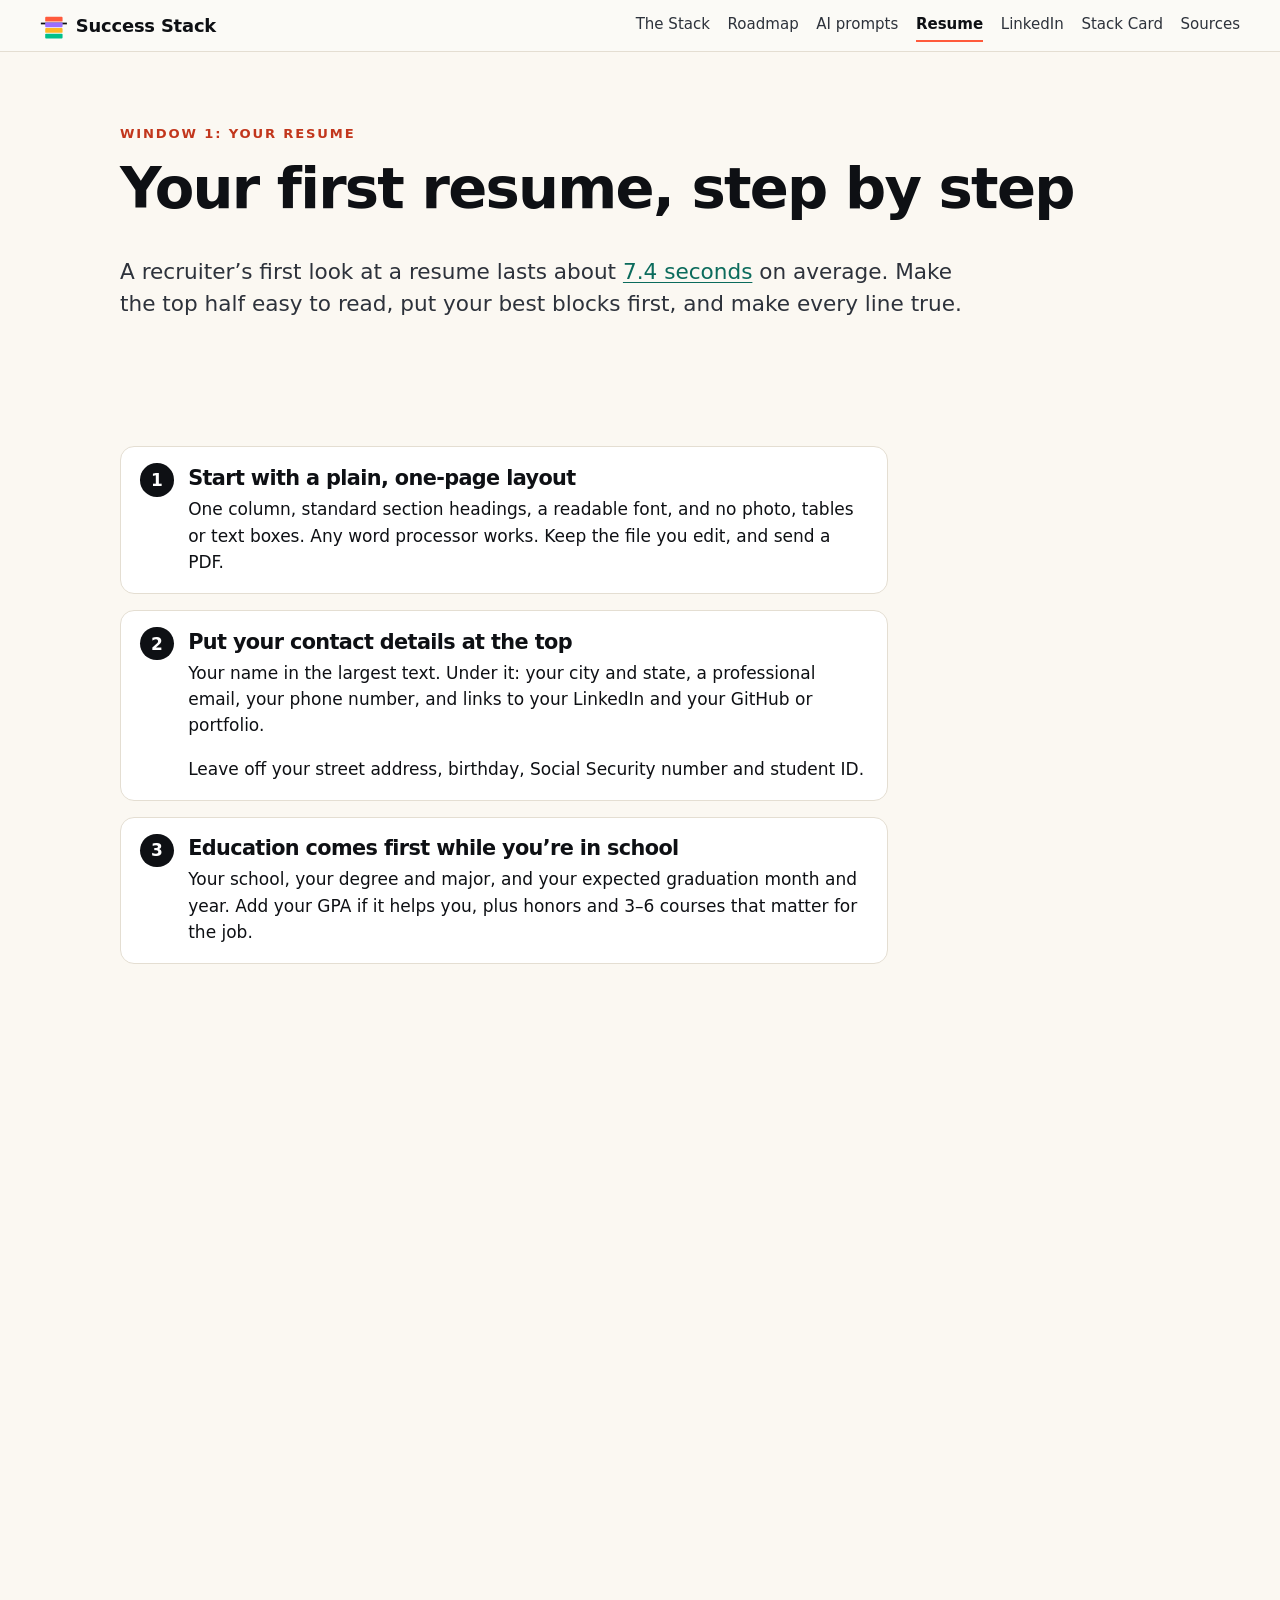
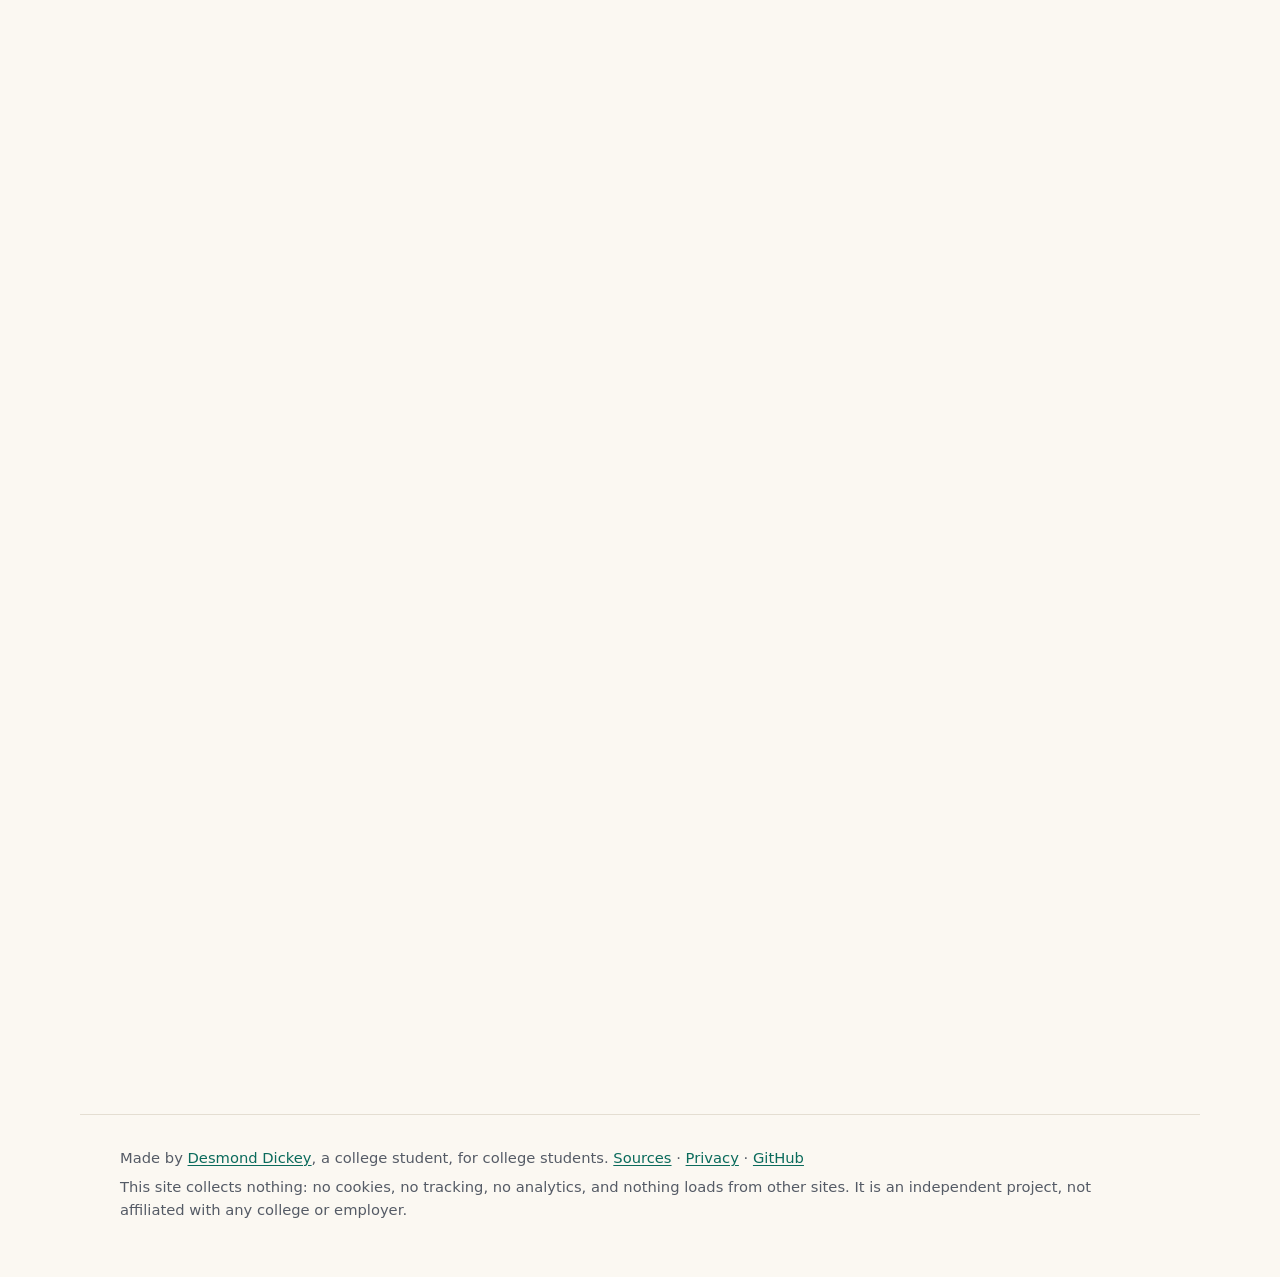
<file: resume.html>
<!doctype html>
<html lang="en" class="no-js">
<head>
<meta charset="utf-8">
<meta name="viewport" content="width=device-width, initial-scale=1">
<meta http-equiv="Content-Security-Policy" content="default-src 'none'; script-src 'self'; style-src 'self'; img-src 'self'; base-uri 'none'; form-action 'none'; object-src 'none'">
<meta name="referrer" content="no-referrer">
<meta name="color-scheme" content="light">
<title>Your first resume, step by step | Success Stack</title>
<meta name="description" content="A step-by-step guide to a first college resume: layout, sections, bullets that prove it, and using AI to polish without inventing anything.">
<link rel="icon" href="img/favicon.svg" type="image/svg+xml">
<link rel="canonical" href="https://dezdickey.github.io/success-stack/resume.html">
<meta property="og:type" content="website">
<meta property="og:site_name" content="Success Stack">
<meta property="og:title" content="Your first resume, step by step">
<meta property="og:description" content="A step-by-step guide to a first college resume: layout, sections, bullets that prove it, and using AI to polish without inventing anything.">
<meta property="og:url" content="https://dezdickey.github.io/success-stack/resume.html">
<meta property="og:image" content="https://dezdickey.github.io/success-stack/img/og.png">
<meta property="og:image:width" content="1200">
<meta property="og:image:height" content="630">
<meta property="og:image:alt" content="Success Stack: College is your first job. A degree alone sits below the hiring line; a degree with four blocks on top rises past it.">
<meta name="twitter:card" content="summary_large_image">
<script src="js/early.js"></script>
<link rel="stylesheet" href="css/site.css" media="screen">
<link rel="stylesheet" href="css/print.css" media="print">
<script src="js/site.js" defer></script>
</head>
<body data-page="resume" class="page-resume">
<a class="skip" href="#main">Skip to the content</a>

<header class="site-head">
  <a class="wordmark" href="index.html" aria-label="Success Stack home">
    <svg class="glyph" viewBox="0 0 64 64" aria-hidden="true" focusable="false"><rect x="2" y="24.5" width="60" height="4" fill="#0e1014"/><rect x="12" y="50" width="40" height="11" rx="2" fill="#00c08b"/><rect x="12" y="37" width="40" height="11" rx="2" fill="#ffb627"/><rect x="12" y="24" width="40" height="11" rx="2" fill="#9b6dff"/><rect x="12" y="11" width="40" height="11" rx="2" fill="#ff5a3c"/></svg>
    <span>Success Stack</span>
  </a>
  <nav class="site-nav" aria-label="Main">
    <a href="index.html#stack">The Stack</a>
    <a href="roadmap.html">Roadmap</a>
    <a href="prompts.html">AI prompts</a>
    <a href="resume.html" aria-current="page">Resume</a>
    <a href="linkedin.html">LinkedIn</a>
    <a href="card.html">Stack Card</a>
    <a href="sources.html">Sources</a>
  </nav>
</header>

<main id="main">

<section class="section page-intro" id="resume" aria-labelledby="resume-h">
  <p class="kicker">Window 1: Your resume</p>
  <h1 id="resume-h">Your first resume, step by step</h1>
  <p class="lead">A recruiter&rsquo;s first look at a resume lasts about <a href="https://www.hrdive.com/news/recruiters-spend-74-seconds-looking-at-your-resume/541582/">7.4&nbsp;seconds</a> on average. Make the top half easy to read, put your best blocks first, and make every line true.</p>
</section>

<section class="section" id="steps" aria-label="The steps">
  <ol class="guide">
    <li>
      <h2>Start with a plain, one-page layout</h2>
      <p>One column, standard section headings, a readable font, and no photo, tables or text boxes. Any word processor works. Keep the file you edit, and send a PDF.</p>
    </li>
    <li>
      <h2>Put your contact details at the top</h2>
      <p>Your name in the largest text. Under it: your city and state, a professional email, your phone number, and links to your LinkedIn and your GitHub or portfolio.</p>
      <p>Leave off your street address, birthday, Social Security number and student ID.</p>
    </li>
    <li>
      <h2>Education comes first while you&rsquo;re in school</h2>
      <p>Your school, your degree and major, and your expected graduation month and year. Add your GPA if it helps you, plus honors and 3&ndash;6 courses that matter for the job.</p>
    </li>
    <li>
      <h2>Skills you could explain in an interview</h2>
      <p>Group them: tools, software, lab or clinical skills, languages. If you couldn&rsquo;t talk about it for a minute, leave it off.</p>
    </li>
    <li>
      <h2>Projects: your strongest section right now</h2>
      <p>For each one: a name, one line on what it is, a link if it&rsquo;s online, and two or three bullets on what you did and what came of it.</p>
    </li>
    <li>
      <h2>Experience: every job counts</h2>
      <p>Retail, food service, campus jobs and volunteering show you&rsquo;re reliable and good with people. Write them with the same bullet formula as everything else.</p>
    </li>
    <li>
      <h2>Certifications, earned or in progress</h2>
      <p>&ldquo;In progress, expected May 2027&rdquo; is honest, and it shows a plan.</p>
    </li>
    <li>
      <h2>Activities and leadership</h2>
      <p>Clubs, roles, volunteering, honors. One line each, with your role and the dates.</p>
    </li>
    <li>
      <h2>Write bullets that prove it</h2>
      <p><span class="formula">Action verb + what you did + how (tools) + result (a number if you have one)</span></p>
      <p class="compare"><span class="weak"><b>Weak:</b> Responsible for the club&rsquo;s social media.</span>
        <span class="strong"><b>Stronger:</b> Grew the club&rsquo;s Instagram from 80 to 240 followers in one semester by posting weekly event recaps.</span></p>
      <p class="note">That one is a made-up example. Use your own real numbers, and only ones you can back up.</p>
    </li>
    <li>
      <h2>Check it before you send it</h2>
      <ul>
        <li>One page, with dates in one format.</li>
        <li>No typos: read it out loud, slowly.</li>
        <li>Saved as a PDF named First_Last_Resume.pdf.</li>
      </ul>
    </li>
    <li>
      <h2>Get feedback, then update it every semester</h2>
      <p>Your career center, a professor or an upperclassman can review it. Add each new block as soon as it&rsquo;s real.</p>
    </li>
    <li id="ai-review">
      <h2>Use AI to polish, never to invent</h2>
      <p>First remove your phone number, email and address. Then paste your resume after this prompt:</p>
      <div class="prompt-head">
        <p class="prompt-label">Resume review prompt</p>
        <button type="button" class="copy-btn" data-copy="p-resume">Copy the prompt</button>
      </div>
<pre class="prompt" id="p-resume">Review my resume for an internship in my field. Point out weak or vague bullets and suggest stronger action verbs. Ask me questions to find results I left out. Don&rsquo;t add anything I didn&rsquo;t do, and don&rsquo;t change any facts or numbers.

Here is my resume:</pre>
    </li>
  </ol>
</section>

</main>

<footer class="site-foot">
  <p>Made by <a href="https://www.linkedin.com/in/desmond-dickey">Desmond Dickey</a>, a college student, for college students. <a href="sources.html">Sources</a> &middot; <a href="privacy.html">Privacy</a> &middot; <a href="https://github.com/dezdickey">GitHub</a></p>
  <p>This site collects nothing: no cookies, no tracking, no analytics, and nothing loads from other sites. It is an independent project, not affiliated with any college or employer.</p>
</footer>
<p class="visually-hidden" id="live" aria-live="polite"></p>
</body>
</html>
</file>
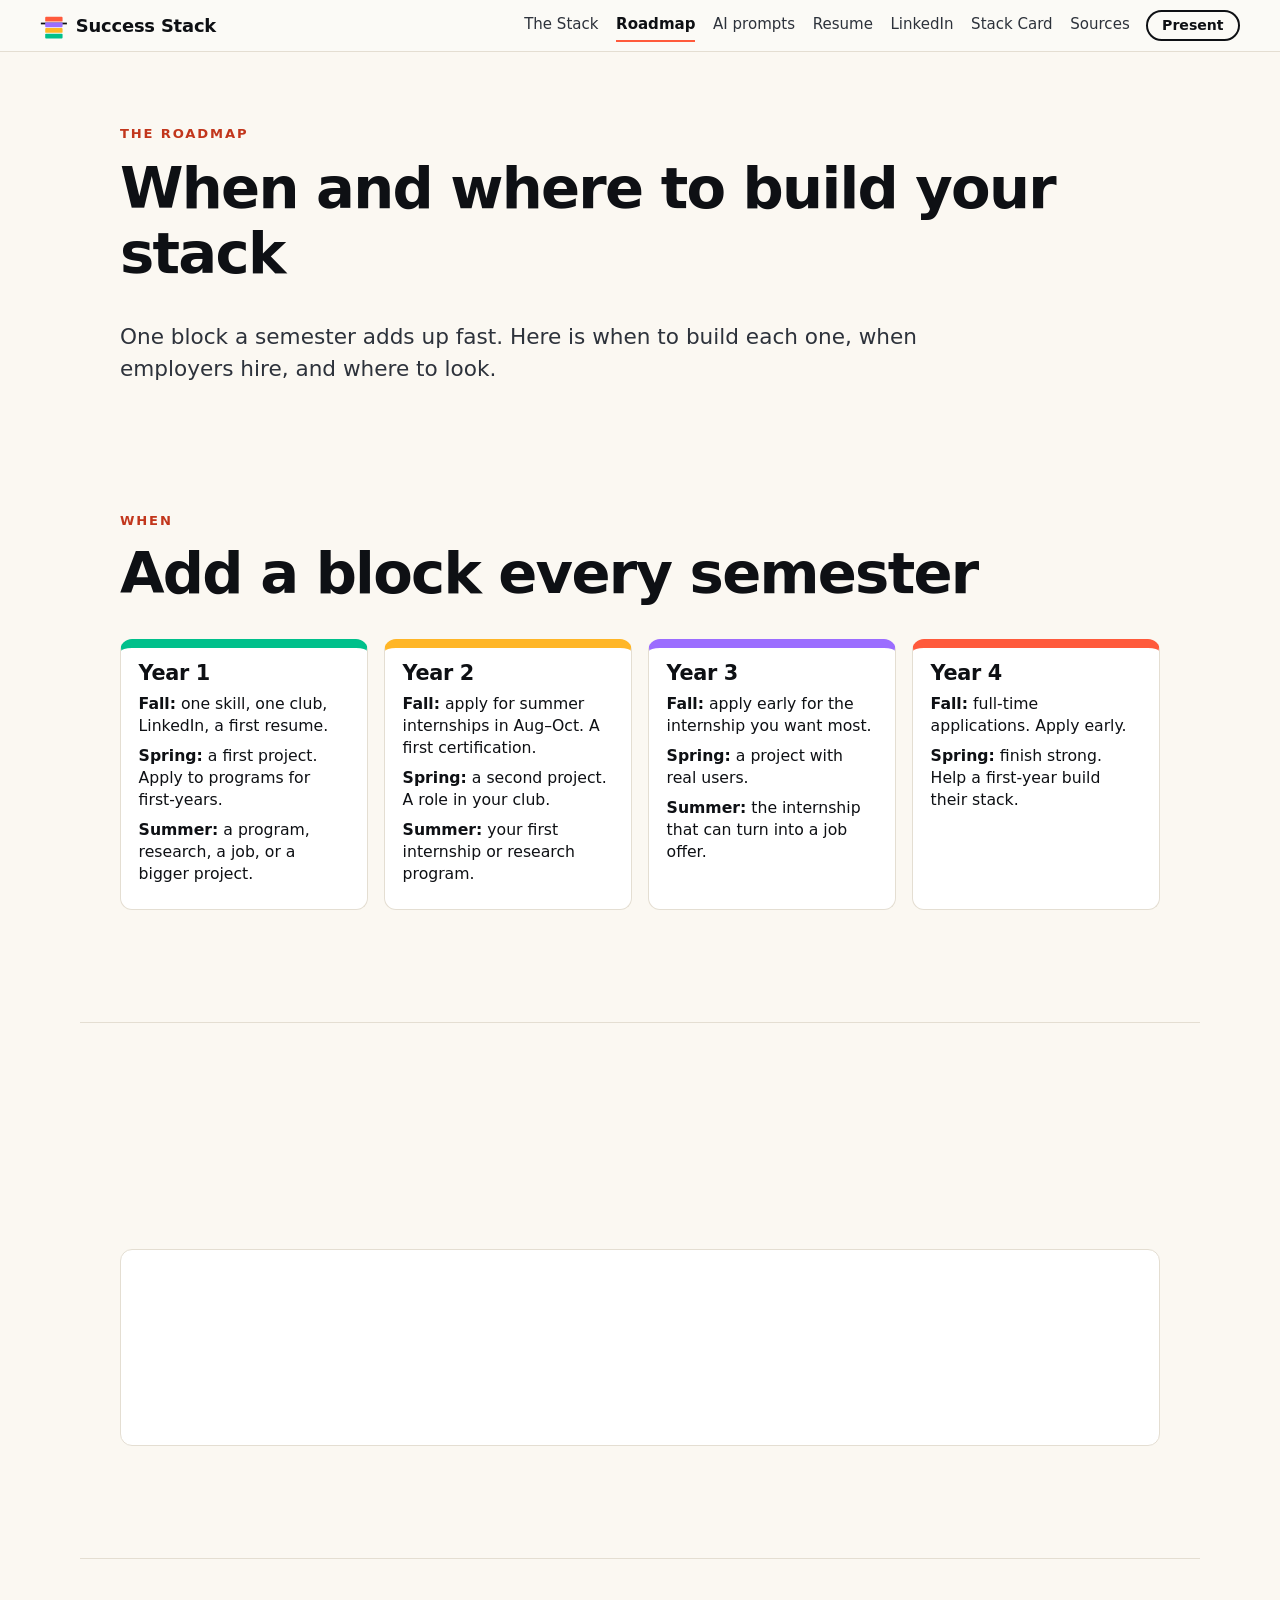
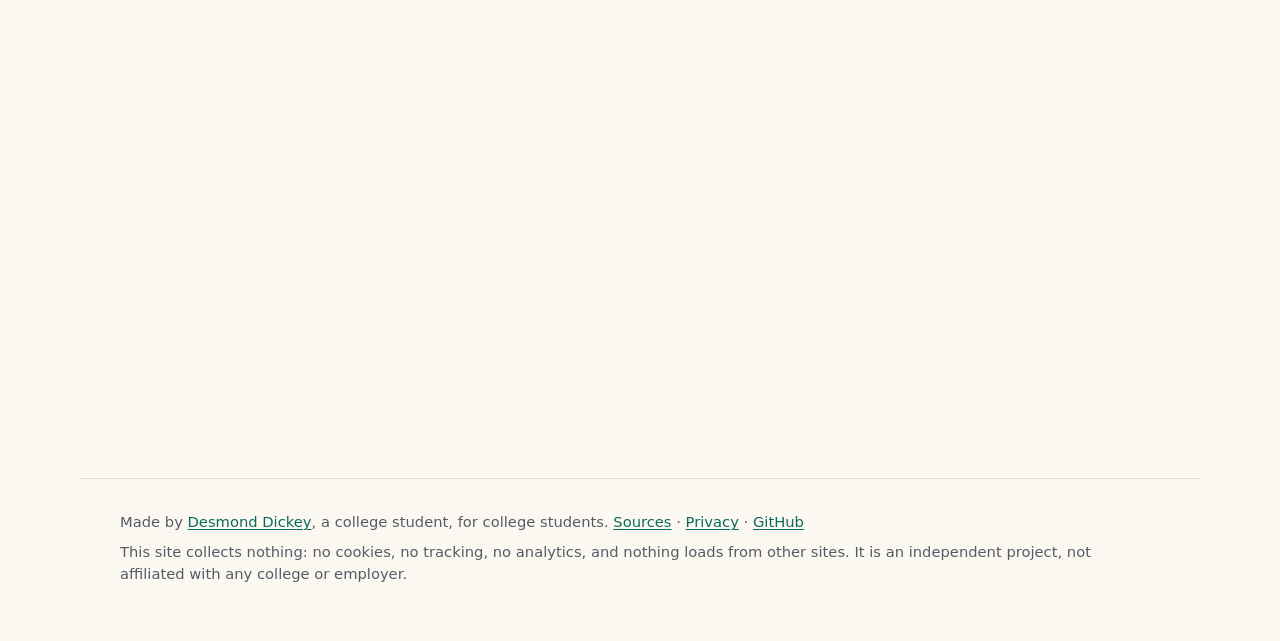
<file: roadmap.html>
<!doctype html>
<html lang="en" class="no-js">
<head>
<meta charset="utf-8">
<meta name="viewport" content="width=device-width, initial-scale=1">
<meta http-equiv="Content-Security-Policy" content="default-src 'none'; script-src 'self'; style-src 'self'; img-src 'self'; base-uri 'none'; form-action 'none'; object-src 'none'">
<meta name="referrer" content="no-referrer">
<meta name="color-scheme" content="light">
<title>Your roadmap: when and where to build your stack | Success Stack</title>
<meta name="description" content="A block every semester, when employers hire interns, and where to look for internships and programs in any major.">
<link rel="icon" href="img/favicon.svg" type="image/svg+xml">
<link rel="canonical" href="https://dezdickey.github.io/success-stack/roadmap.html">
<meta property="og:type" content="website">
<meta property="og:site_name" content="Success Stack">
<meta property="og:title" content="Your roadmap: when and where to build your stack">
<meta property="og:description" content="A block every semester, when employers hire interns, and where to look for internships and programs in any major.">
<meta property="og:url" content="https://dezdickey.github.io/success-stack/roadmap.html">
<meta property="og:image" content="https://dezdickey.github.io/success-stack/img/og.png">
<meta property="og:image:width" content="1200">
<meta property="og:image:height" content="630">
<meta property="og:image:alt" content="Success Stack: College is your first job. A degree alone sits below the hiring line; a degree with four blocks on top rises past it.">
<meta name="twitter:card" content="summary_large_image">
<script src="js/early.js"></script>
<link rel="stylesheet" href="css/site.css" media="screen">
<link rel="stylesheet" href="css/print.css" media="print">
<script src="js/site.js" defer></script>
</head>
<body data-page="roadmap">
<a class="skip" href="#main">Skip to the content</a>

<header class="site-head">
  <a class="wordmark" href="index.html" aria-label="Success Stack home">
    <svg class="glyph" viewBox="0 0 64 64" aria-hidden="true" focusable="false"><rect x="2" y="24.5" width="60" height="4" fill="#0e1014"/><rect x="12" y="50" width="40" height="11" rx="2" fill="#00c08b"/><rect x="12" y="37" width="40" height="11" rx="2" fill="#ffb627"/><rect x="12" y="24" width="40" height="11" rx="2" fill="#9b6dff"/><rect x="12" y="11" width="40" height="11" rx="2" fill="#ff5a3c"/></svg>
    <span>Success Stack</span>
  </a>
  <nav class="site-nav" aria-label="Main">
    <a href="index.html#stack">The Stack</a>
    <a href="roadmap.html" aria-current="page">Roadmap</a>
    <a href="prompts.html">AI prompts</a>
    <a href="resume.html">Resume</a>
    <a href="linkedin.html">LinkedIn</a>
    <a href="card.html">Stack Card</a>
    <a href="sources.html">Sources</a>
  </nav>
  <button type="button" class="present-btn" id="present-btn" aria-pressed="false" title="Show this guide on a projector, one section at a time">Present</button>
</header>

<main id="main">

<section class="section page-intro" id="roadmap" aria-labelledby="roadmap-h">
  <p class="kicker">The roadmap</p>
  <h1 id="roadmap-h">When and where to build your stack</h1>
  <p class="lead">One block a semester adds up fast. Here is when to build each one, when employers hire, and where to look.</p>
</section>

<section class="section" id="years" aria-labelledby="years-h">
  <p class="kicker">When</p>
  <h2 id="years-h">Add a block every semester</h2>
  <ol class="years">
    <li class="year">
      <h3>Year 1</h3>
      <ul>
        <li><b>Fall:</b> one skill, one club, LinkedIn, a first resume.</li>
        <li><b>Spring:</b> a first project. Apply to programs for first-years.</li>
        <li><b>Summer:</b> a program, research, a job, or a bigger project.</li>
      </ul>
    </li>
    <li class="year">
      <h3>Year 2</h3>
      <ul>
        <li><b>Fall:</b> apply for summer internships in Aug&ndash;Oct. A first certification.</li>
        <li><b>Spring:</b> a second project. A role in your club.</li>
        <li><b>Summer:</b> your first internship or research program.</li>
      </ul>
    </li>
    <li class="year">
      <h3>Year 3</h3>
      <ul>
        <li><b>Fall:</b> apply early for the internship you want most.</li>
        <li><b>Spring:</b> a project with real users.</li>
        <li><b>Summer:</b> the internship that can turn into a job offer.</li>
      </ul>
    </li>
    <li class="year">
      <h3>Year 4</h3>
      <ul>
        <li><b>Fall:</b> full-time applications. Apply early.</li>
        <li><b>Spring:</b> finish strong. Help a first-year build their stack.</li>
      </ul>
    </li>
  </ol>
  <p class="note">Behind? Start with the next block. Every semester counts, and so does every summer.</p>
</section>

<section class="section" id="calendar" aria-labelledby="calendar-h">
  <h2 id="calendar-h">The recruiting year starts in August</h2>
  <ol class="calendar">
    <li><p class="months">Aug&ndash;Oct</p><p>Big employers open next summer&rsquo;s internships. Many review applications as they arrive, so <strong>early beats perfect</strong>.</p></li>
    <li><p class="months">Nov&ndash;Jan</p><p>Many government, defense and research-lab programs close.</p></li>
    <li><p class="months">Feb&ndash;Apr</p><p>A second wave: more postings, smaller employers, summer research programs.</p></li>
    <li><p class="months">May&ndash;Jul</p><p>Do the work. Update your resume and LinkedIn. Get ready for August.</p></li>
  </ol>
  <p class="note">This is a typical year, not a rule. Every program sets its own dates, so check each one on its official site.</p>
</section>

<section class="section" id="where" aria-labelledby="where-h">
  <p class="kicker">Where</p>
  <h2 id="where-h">Where to look</h2>
  <ul class="where">
    <li><strong>Your career center</strong>, and <a href="https://joinhandshake.com/">Handshake</a> if your school uses it.</li>
    <li><strong>Your professors.</strong> Ask in person about research in their lab.</li>
    <li><a href="https://www.linkedin.com/jobs/"><strong>LinkedIn Jobs</strong></a>: search your field, then filter for internships.</li>
    <li><a href="https://www.usajobs.gov/help/working-in-government/unique-hiring-paths/students/"><strong>USAJOBS for students</strong></a>: federal internships, in many majors.</li>
    <li><a href="https://www.nsf.gov/funding/initiatives/reu/search"><strong>NSF REU search</strong></a>: summer research programs for undergraduates.</li>
    <li><strong>Company career pages:</strong> look for &ldquo;students&rdquo;, &ldquo;university&rdquo; or &ldquo;early careers&rdquo;.</li>
  </ul>
  <p class="note">Examples from one field, cybersecurity: <a href="https://nreip.asee.org/">NREIP</a>, <a href="https://sfs.opm.gov/">CyberCorps: Scholarship for Service</a> and <a href="https://www.smartscholarship.org/smart">DoD SMART</a>. To find ten for your major, use <a href="prompts.html#prompt-4">prompt&nbsp;4</a>.</p>
</section>

</main>

<footer class="site-foot">
  <p>Made by <a href="https://www.linkedin.com/in/desmond-dickey">Desmond Dickey</a>, a college student, for college students. <a href="sources.html">Sources</a> &middot; <a href="privacy.html">Privacy</a> &middot; <a href="https://github.com/dezdickey">GitHub</a></p>
  <p>This site collects nothing: no cookies, no tracking, no analytics, and nothing loads from other sites. It is an independent project, not affiliated with any college or employer.</p>
</footer>

<div class="deck-ui" id="deck-ui">
  <span class="deck-count" id="deck-count"></span>
  <button type="button" class="deck-exit" id="deck-exit">Exit</button>
</div>
<div class="deck-hint" id="deck-hint" hidden>&rarr; or PageDown: next &middot; &larr;: back &middot; B: blank &middot; F11: full screen &middot; Esc: exit</div>
<div class="blackout" id="blackout" hidden></div>
</body>
</html>
</file>
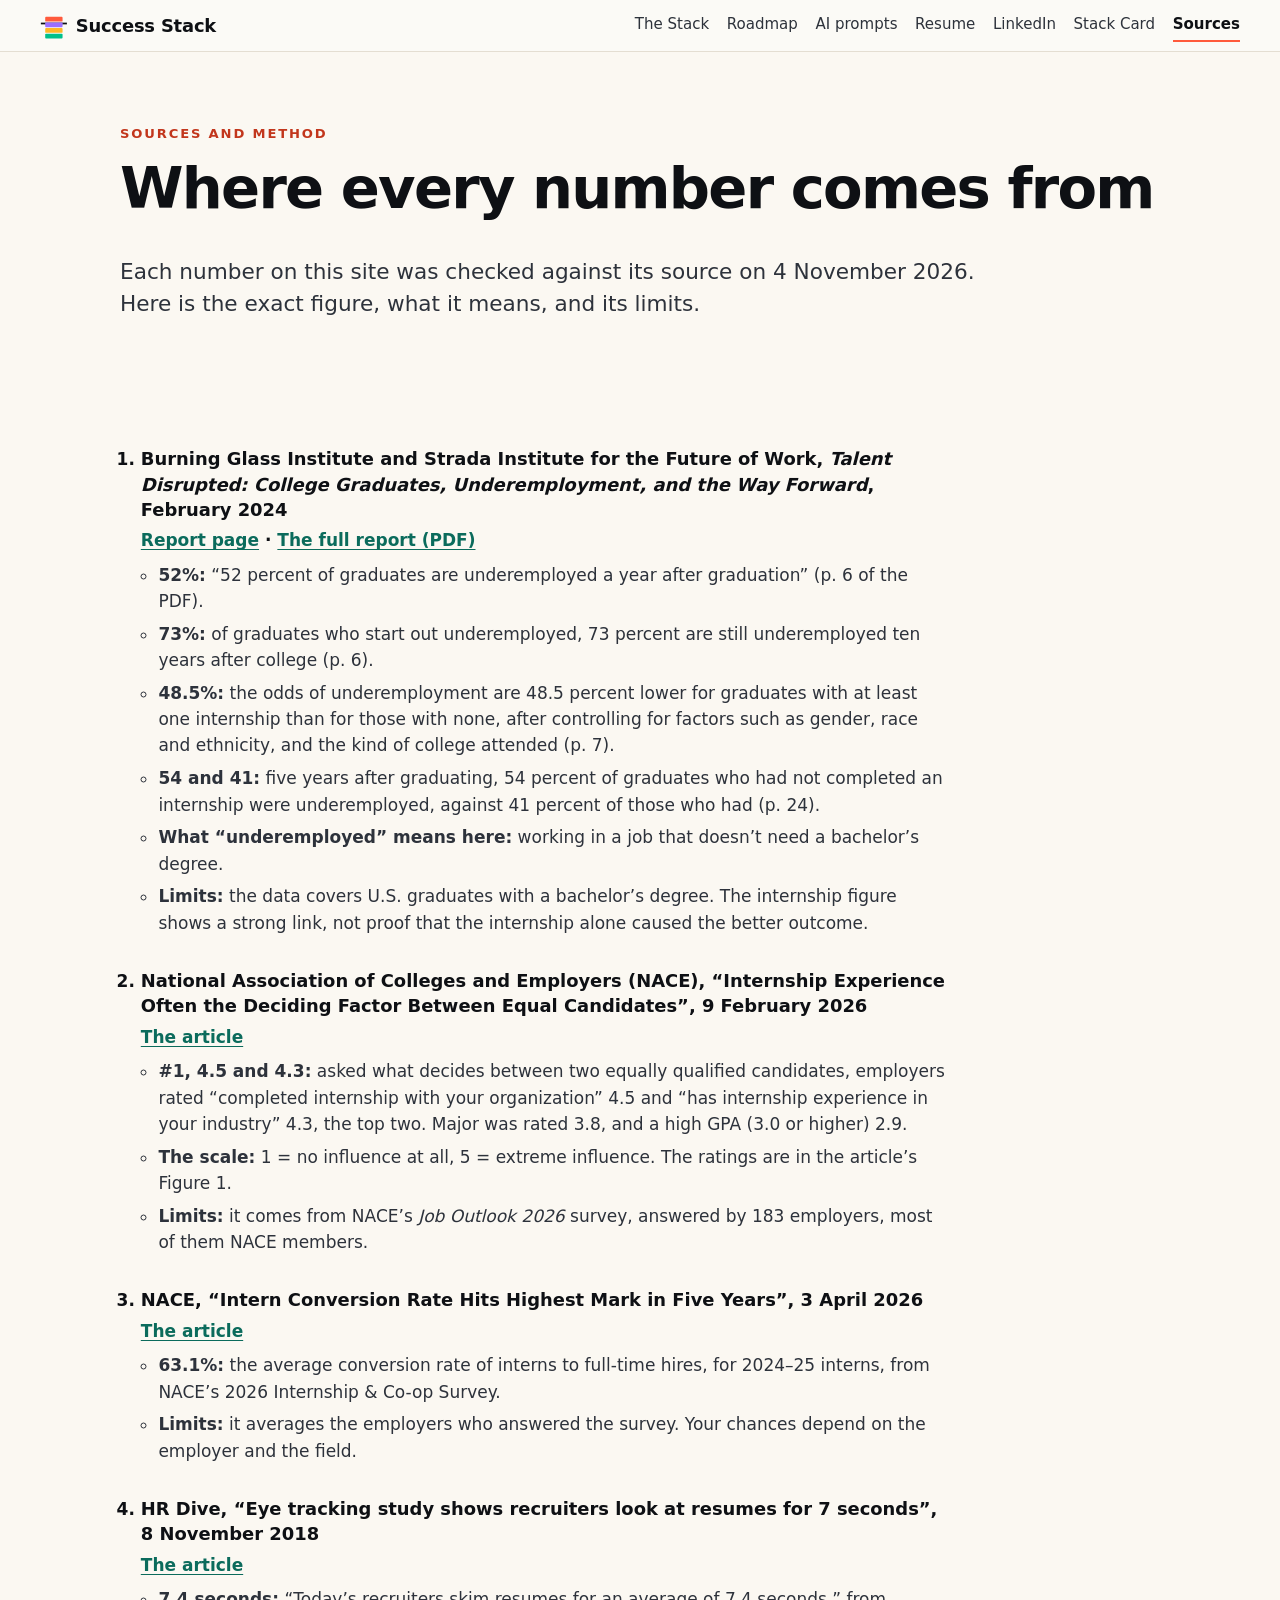
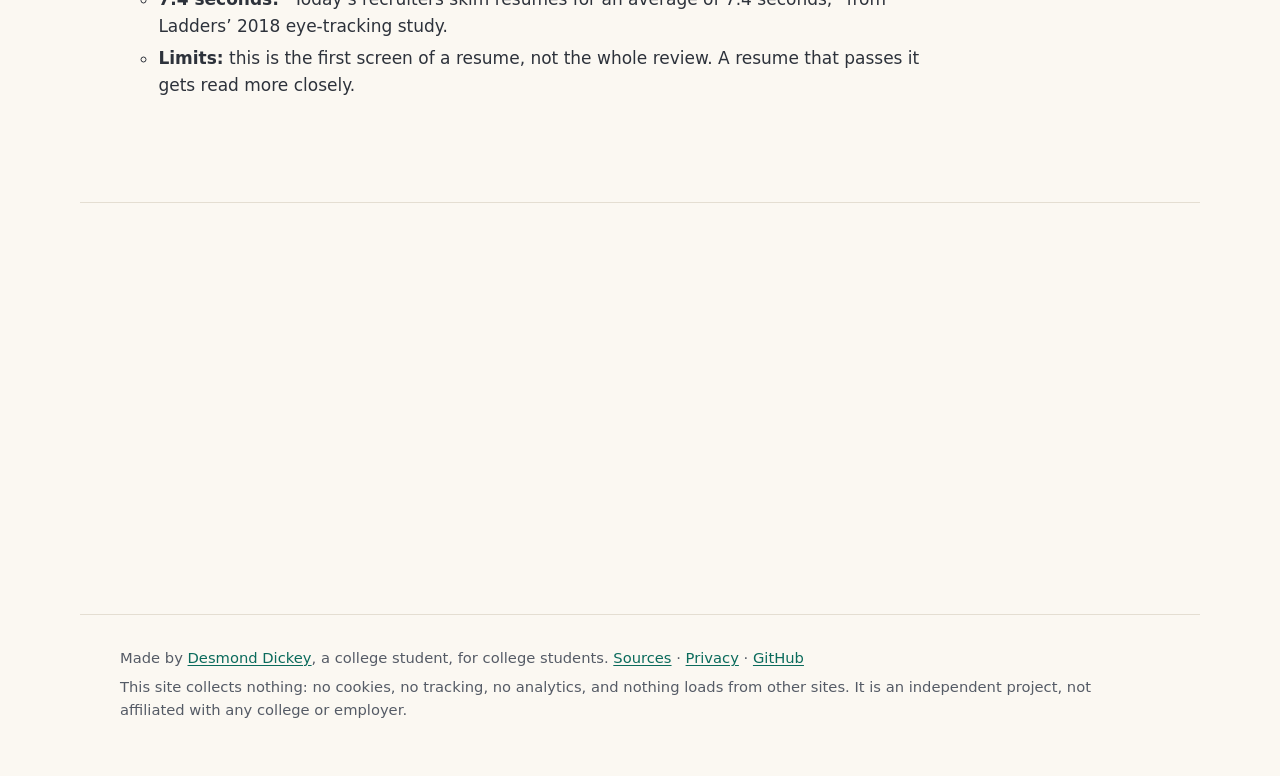
<file: sources.html>
<!doctype html>
<html lang="en" class="no-js">
<head>
<meta charset="utf-8">
<meta name="viewport" content="width=device-width, initial-scale=1">
<meta http-equiv="Content-Security-Policy" content="default-src 'none'; script-src 'self'; style-src 'self'; img-src 'self'; base-uri 'none'; form-action 'none'; object-src 'none'">
<meta name="referrer" content="no-referrer">
<meta name="color-scheme" content="light">
<title>Sources and method | Success Stack</title>
<meta name="description" content="Where every number on Success Stack comes from, what it means, and its limits.">
<link rel="icon" href="img/favicon.svg" type="image/svg+xml">
<link rel="canonical" href="https://dezdickey.github.io/success-stack/sources.html">
<meta property="og:type" content="website">
<meta property="og:site_name" content="Success Stack">
<meta property="og:title" content="Sources and method">
<meta property="og:description" content="Where every number on Success Stack comes from, what it means, and its limits.">
<meta property="og:url" content="https://dezdickey.github.io/success-stack/sources.html">
<meta property="og:image" content="https://dezdickey.github.io/success-stack/img/og.png">
<meta property="og:image:width" content="1200">
<meta property="og:image:height" content="630">
<meta property="og:image:alt" content="Success Stack: College is your first job. A degree alone sits below the hiring line; a degree with four blocks on top rises past it.">
<meta name="twitter:card" content="summary_large_image">
<script src="js/early.js"></script>
<link rel="stylesheet" href="css/site.css" media="screen">
<link rel="stylesheet" href="css/print.css" media="print">
<script src="js/site.js" defer></script>
</head>
<body data-page="sources" class="page-sources">
<a class="skip" href="#main">Skip to the content</a>

<header class="site-head">
  <a class="wordmark" href="index.html" aria-label="Success Stack home">
    <svg class="glyph" viewBox="0 0 64 64" aria-hidden="true" focusable="false"><rect x="2" y="24.5" width="60" height="4" fill="#0e1014"/><rect x="12" y="50" width="40" height="11" rx="2" fill="#00c08b"/><rect x="12" y="37" width="40" height="11" rx="2" fill="#ffb627"/><rect x="12" y="24" width="40" height="11" rx="2" fill="#9b6dff"/><rect x="12" y="11" width="40" height="11" rx="2" fill="#ff5a3c"/></svg>
    <span>Success Stack</span>
  </a>
  <nav class="site-nav" aria-label="Main">
    <a href="index.html#stack">The Stack</a>
    <a href="roadmap.html">Roadmap</a>
    <a href="prompts.html">AI prompts</a>
    <a href="resume.html">Resume</a>
    <a href="linkedin.html">LinkedIn</a>
    <a href="card.html">Stack Card</a>
    <a href="sources.html" aria-current="page">Sources</a>
  </nav>
</header>

<main id="main">

<section class="section page-intro" id="sources" aria-labelledby="sources-h">
  <p class="kicker">Sources and method</p>
  <h1 id="sources-h">Where every number comes from</h1>
  <p class="lead">Each number on this site was checked against its source on 4&nbsp;November 2026. Here is the exact figure, what it means, and its limits.</p>
</section>

<section class="section" id="list" aria-label="The sources">
  <ol class="sources">
    <li id="talent-disrupted">
      <h2 class="src-title">Burning Glass Institute and Strada Institute for the Future of Work, <cite>Talent Disrupted: College Graduates, Underemployment, and the Way Forward</cite>, February&nbsp;2024</h2>
      <p class="src-links"><a href="https://www.burningglassinstitute.org/research/talent-disrupted">Report page</a> &middot; <a href="https://cdn.prod.website-files.com/693f37195f5b90aff2c22f0a/6abfb51cf63d75fcfc049edb_Talent%20Disrupted%20-%20March%202024.pdf">The full report (PDF)</a></p>
      <ul>
        <li><b>52%:</b> &ldquo;52 percent of graduates are underemployed a year after graduation&rdquo; (p.&nbsp;6 of the PDF).</li>
        <li><b>73%:</b> of graduates who start out underemployed, 73 percent are still underemployed ten years after college (p.&nbsp;6).</li>
        <li><b>48.5%:</b> the odds of underemployment are 48.5 percent lower for graduates with at least one internship than for those with none, after controlling for factors such as gender, race and ethnicity, and the kind of college attended (p.&nbsp;7).</li>
        <li><b>54 and 41:</b> five years after graduating, 54 percent of graduates who had not completed an internship were underemployed, against 41 percent of those who had (p.&nbsp;24).</li>
        <li><b>What &ldquo;underemployed&rdquo; means here:</b> working in a job that doesn&rsquo;t need a bachelor&rsquo;s degree.</li>
        <li><b>Limits:</b> the data covers U.S. graduates with a bachelor&rsquo;s degree. The internship figure shows a strong link, not proof that the internship alone caused the better outcome.</li>
      </ul>
    </li>
    <li id="nace-tie-breaker">
      <h2 class="src-title">National Association of Colleges and Employers (NACE), &ldquo;Internship Experience Often the Deciding Factor Between Equal Candidates&rdquo;, 9&nbsp;February 2026</h2>
      <p class="src-links"><a href="https://naceweb.org/talent-acquisition/candidate-selection/internship-experience-often-the-deciding-factor-between-equal-candidates">The article</a></p>
      <ul>
        <li><b>#1, 4.5 and 4.3:</b> asked what decides between two equally qualified candidates, employers rated &ldquo;completed internship with your organization&rdquo; 4.5 and &ldquo;has internship experience in your industry&rdquo; 4.3, the top two. Major was rated 3.8, and a high GPA (3.0 or higher) 2.9.</li>
        <li><b>The scale:</b> 1 = no influence at all, 5 = extreme influence. The ratings are in the article&rsquo;s Figure&nbsp;1.</li>
        <li><b>Limits:</b> it comes from NACE&rsquo;s <cite>Job Outlook 2026</cite> survey, answered by 183 employers, most of them NACE members.</li>
      </ul>
    </li>
    <li id="nace-conversion">
      <h2 class="src-title">NACE, &ldquo;Intern Conversion Rate Hits Highest Mark in Five Years&rdquo;, 3&nbsp;April 2026</h2>
      <p class="src-links"><a href="https://naceweb.org/talent-acquisition/internships/intern-conversion-rate-hits-highest-mark-in-five-years">The article</a></p>
      <ul>
        <li><b>63.1%:</b> the average conversion rate of interns to full-time hires, for 2024&ndash;25 interns, from NACE&rsquo;s 2026 Internship &amp; Co-op Survey.</li>
        <li><b>Limits:</b> it averages the employers who answered the survey. Your chances depend on the employer and the field.</li>
      </ul>
    </li>
    <li id="ladders">
      <h2 class="src-title">HR Dive, &ldquo;Eye tracking study shows recruiters look at resumes for 7 seconds&rdquo;, 8&nbsp;November 2018</h2>
      <p class="src-links"><a href="https://www.hrdive.com/news/recruiters-spend-74-seconds-looking-at-your-resume/541582/">The article</a></p>
      <ul>
        <li><b>7.4 seconds:</b> &ldquo;Today&rsquo;s recruiters skim resumes for an average of 7.4 seconds,&rdquo; from Ladders&rsquo; 2018 eye-tracking study.</li>
        <li><b>Limits:</b> this is the first screen of a resume, not the whole review. A resume that passes it gets read more closely.</li>
      </ul>
    </li>
  </ol>
</section>

<section class="section" id="method" aria-labelledby="method-h">
  <h2 id="method-h">How the guide was made</h2>
  <ul class="where">
    <li><strong>The Stack</strong> (skills, projects, certifications and internships, seen through four windows) is Desmond Dickey&rsquo;s framework. It is a way to plan, not a finding from the sources above.</li>
    <li><strong>The roadmap</strong> is advice, not data: a typical year. Programs set their own dates.</li>
    <li><strong>The AI prompts</strong> ask for official sources and tell the AI never to guess a deadline. AI can still be wrong, so check everything it says on the official site.</li>
    <li><strong>Privacy:</strong> the site has no cookies, analytics or trackers, and loads nothing from other sites. What you type into the prompt form stays on the page.</li>
  </ul>
</section>

</main>

<footer class="site-foot">
  <p>Made by <a href="https://www.linkedin.com/in/desmond-dickey">Desmond Dickey</a>, a college student, for college students. <a href="sources.html">Sources</a> &middot; <a href="privacy.html">Privacy</a> &middot; <a href="https://github.com/dezdickey">GitHub</a></p>
  <p>This site collects nothing: no cookies, no tracking, no analytics, and nothing loads from other sites. It is an independent project, not affiliated with any college or employer.</p>
</footer>
</body>
</html>
</file>
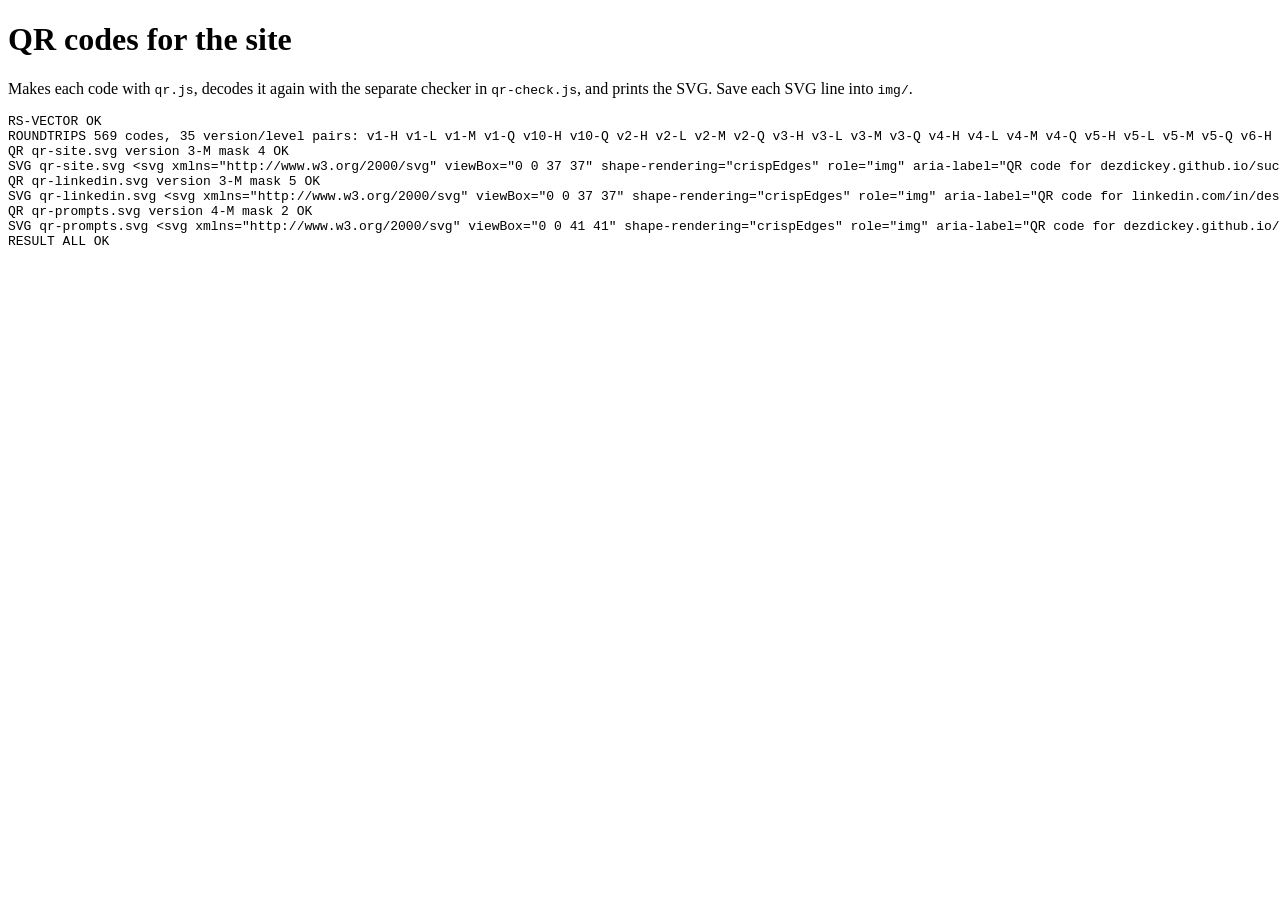
<file: tools/make-qr.html>
<!doctype html>
<html lang="en">
<head>
<meta charset="utf-8">
<title>Make the QR codes - Success Stack</title>
<script src="qr.js"></script>
<script src="qr-check.js"></script>
</head>
<body>
<h1>QR codes for the site</h1>
<p>Makes each code with <code>qr.js</code>, decodes it again with the separate checker in
<code>qr-check.js</code>, and prints the SVG. Save each SVG line into <code>img/</code>.</p>
<pre id="out">Running...</pre>
<script src="make-qr.js"></script>
</body>
</html>
</file>
<file: css/site.css>
/*
 * Success Stack: screen styles (print styles are in print.css).
 * System fonts only, so nothing loads from another site.
 * Every page is an ordinary web page. html.present is a thin layer on top
 * for presenting: bigger type, one section per screen (see the end).
 */

:root {
  --ink: #0e1014;
  --ink-2: #353a43;
  --muted: #565b65;
  --paper: #fbfaf6;
  --white: #ffffff;
  --rule: #e2ddd2;
  --link: #0b6b5c;
  --focus: #6d4fd6;
  --skills: #00c08b;
  --skills-t: #e1f4ee;
  --projects: #ffb627;
  --projects-t: #fdefcf;
  --certs: #9b6dff;
  --certs-t: #eee9fc;
  --intern: #ff5a3c;
  --intern-t: #ffe8e0;
  --intern-dark: #b43f22;
  --degree: #d8d2c4;
  --font: "Segoe UI Variable Text", "Segoe UI", system-ui, -apple-system, BlinkMacSystemFont, "Helvetica Neue", Roboto, Arial, sans-serif;
  --font-display: "Segoe UI Variable Display", "Segoe UI", system-ui, -apple-system, BlinkMacSystemFont, "Helvetica Neue", Roboto, Arial, sans-serif;
  --wrap: 70rem;
  --gutter: clamp(1.1rem, 4vw, 2.5rem);
  color-scheme: light;
}

*, *::before, *::after { box-sizing: border-box; }
[hidden] { display: none !important; }

html {
  -webkit-text-size-adjust: 100%;
  text-size-adjust: 100%;
  scroll-behavior: smooth;
  scroll-padding-top: 4.5rem;
}
@media (prefers-reduced-motion: reduce) {
  html { scroll-behavior: auto; }
}

body {
  margin: 0;
  background: var(--paper);
  color: var(--ink);
  font-family: var(--font);
  font-size: 1.0625rem;
  line-height: 1.55;
}

img, svg { max-width: 100%; }
a { color: var(--link); text-decoration-thickness: 1px; text-underline-offset: 0.15em; }
a:hover { text-decoration-thickness: 2px; }
:focus-visible { outline: 3px solid var(--focus); outline-offset: 3px; border-radius: 3px; }

h1, h2, h3, h4 { font-family: var(--font-display); line-height: 1.12; margin: 0 0 0.6em; letter-spacing: -0.015em; }
h1 { font-size: clamp(2.2rem, 5.6vw, 3.6rem); font-weight: 900; letter-spacing: -0.03em; }
h2 { font-size: clamp(1.8rem, 4.2vw, 2.9rem); font-weight: 800; }
h3 { font-size: 1.3rem; font-weight: 800; }
p { margin: 0 0 1em; }
cite { font-style: italic; }

.skip {
  position: absolute; left: 1rem; top: -5rem; z-index: 100;
  background: var(--ink); color: #fff; padding: 0.6rem 1rem; border-radius: 0 0 8px 8px;
}
.skip:focus { top: 0; }
.visually-hidden {
  position: absolute !important; width: 1px; height: 1px; overflow: hidden;
  clip: rect(0 0 0 0); clip-path: inset(50%); white-space: nowrap;
}
.copy-buffer { position: fixed; top: 0; left: -9999px; opacity: 0; }
.present-only { display: none !important; }

/* ---------- Header ---------- */

.site-head {
  position: sticky; top: 0; z-index: 20;
  display: flex; align-items: center; gap: 1rem;
  padding: 0.55rem var(--gutter);
  background: rgba(251, 250, 246, 0.96);
  border-bottom: 1px solid var(--rule);
}
.wordmark {
  display: inline-flex; align-items: center; gap: 0.5rem;
  color: var(--ink); text-decoration: none;
  font-family: var(--font-display); font-weight: 800; font-size: 1.12rem; letter-spacing: -0.01em;
  white-space: nowrap;
}
.glyph { width: 1.55em; height: 1.55em; flex: none; }
.site-nav { display: flex; flex-wrap: wrap; gap: 0.15rem 1.1rem; margin-left: auto; font-size: 0.94rem; }
.site-nav a { color: var(--ink-2); text-decoration: none; padding: 0.25rem 0; border-bottom: 2px solid transparent; }
.site-nav a:hover { color: var(--ink); border-bottom-color: var(--ink); }
.site-nav a[aria-current="page"] { color: var(--ink); font-weight: 700; border-bottom-color: var(--intern); }

.btn, .present-btn, .copy-btn {
  font: inherit; font-weight: 700; line-height: 1.2; cursor: pointer;
  border: 2px solid var(--ink); border-radius: 999px;
  background: var(--ink); color: #fff; padding: 0.5rem 1.15rem;
}
.btn:hover, .copy-btn:hover { background: #2c3039; border-color: #2c3039; }
.present-btn { background: transparent; color: var(--ink); font-size: 0.88rem; padding: 0.3rem 0.9rem; }
.present-btn:hover { background: var(--ink); color: #fff; }
.copy-btn { font-size: 1rem; min-height: 2.75rem; min-width: 10.5rem; }
.copy-btn.copied { background: var(--skills); border-color: var(--skills); color: var(--ink); }
.no-js .copy-btn, .no-js .present-btn, .no-js #print-btn { display: none; }

@media (max-width: 1000px) {
  .site-head { position: static; flex-wrap: wrap; }
  html { scroll-padding-top: 0; }
  .present-btn { margin-left: auto; }
  .site-nav {
    order: 3; width: 100%; margin: 0;
    flex-wrap: nowrap; overflow-x: auto; gap: 1.2rem; padding-bottom: 0.2rem;
    scrollbar-width: thin;
  }
  .site-nav a { white-space: nowrap; }
}
@media (max-width: 760px) {
  .present-btn { display: none; }
}

/* ---------- Sections ---------- */

.section {
  max-width: var(--wrap); margin: 0 auto;
  padding: clamp(2.6rem, 6vw, 4.5rem) var(--gutter);
  border-top: 1px solid var(--rule);
}
main > .section:first-child { border-top: 0; }
.page-intro { padding-bottom: clamp(1rem, 3vw, 2rem); }
.page-intro + .section { border-top: 0; }

.kicker {
  display: block; font-size: 0.82rem; font-weight: 800; letter-spacing: 0.12em; text-transform: uppercase;
  color: var(--intern-dark); margin: 0 0 0.8rem;
}
.lead { font-size: clamp(1.12rem, 2vw, 1.35rem); line-height: 1.5; color: var(--ink-2); max-width: 40em; }
.note { color: var(--muted); font-size: 0.98rem; }
.punch {
  font-size: clamp(1.2rem, 2.3vw, 1.55rem); font-weight: 700; line-height: 1.3;
  margin: 1.6rem 0 0; padding-left: 0.9rem; border-left: 6px solid var(--intern);
}

/* Home: the opening */
.hero { padding-top: clamp(3rem, 8vw, 6rem); padding-bottom: clamp(3rem, 7vw, 5rem); }
.title { font-size: clamp(3rem, 9.5vw, 6.4rem); font-weight: 900; letter-spacing: -0.04em; line-height: 0.95; margin: 0 0 0.2em; }
.hero-line {
  font-family: var(--font-display); font-size: clamp(1.7rem, 4.2vw, 3rem); font-weight: 800;
  line-height: 1.12; letter-spacing: -0.02em; margin: 0 0 0.55em;
}
.get { list-style: none; margin: 2rem 0 0; padding: 0; display: grid; grid-template-columns: repeat(4, minmax(0, 1fr)); gap: 0.9rem; }
.get a {
  display: block; height: 100%; padding: 0.9rem 1rem 1rem; color: var(--ink); text-decoration: none;
  background: var(--white); border: 1px solid var(--rule); border-top: 6px solid var(--ink); border-radius: 12px;
}
.get li:nth-child(1) a { border-top-color: var(--skills); }
.get li:nth-child(2) a { border-top-color: var(--projects); }
.get li:nth-child(3) a { border-top-color: var(--certs); }
.get li:nth-child(4) a { border-top-color: var(--intern); }
.get a:hover { border-color: var(--ink); }
.get b { display: block; font-family: var(--font-display); font-size: 1.15rem; }
.get span { color: var(--muted); font-size: 0.95rem; }
.get b::after { content: " \2192"; }
@media (max-width: 900px) { .get { grid-template-columns: repeat(2, minmax(0, 1fr)); } }
@media (max-width: 460px) { .get { grid-template-columns: 1fr; } }

.question { font-size: clamp(2.1rem, 5.4vw, 4rem); font-weight: 900; letter-spacing: -0.03em; max-width: 19ch; }

/* Numbers */
.stats { display: grid; gap: 1.2rem; margin: 1.4rem 0 0; }
.stats-2 { grid-template-columns: repeat(2, minmax(0, 1fr)); }
.stats-4 { grid-template-columns: repeat(4, minmax(0, 1fr)); }
.stat {
  display: flex; flex-direction: column; margin: 0;
  background: var(--white); border: 1px solid var(--rule); border-top: 7px solid var(--ink);
  border-radius: 12px; padding: 1.1rem 1.2rem 1rem;
}
.stats-2 .stat:nth-child(1) { border-top-color: var(--intern); }
.stats-2 .stat:nth-child(2) { border-top-color: var(--certs); }
.stats-4 .stat:nth-child(1) { border-top-color: var(--intern); }
.stats-4 .stat:nth-child(2) { border-top-color: var(--projects); }
.stats-4 .stat:nth-child(3) { border-top-color: var(--skills); }
.stats-4 .stat:nth-child(4) { border-top-color: var(--certs); }
.stat-num {
  font-family: var(--font-display); font-size: clamp(2.6rem, 5.4vw, 4.2rem); font-weight: 900;
  line-height: 1; letter-spacing: -0.03em; margin: 0 0 0.4rem; font-variant-numeric: tabular-nums;
}
.stat-text { font-size: 1.05rem; line-height: 1.42; margin: 0 0 0.9rem; flex: 1; }
.stat-src { font-size: 0.82rem; line-height: 1.35; color: var(--muted); margin: 0; }
.stat-src a { color: var(--muted); }
@media (max-width: 1000px) { .stats-4 { grid-template-columns: repeat(2, minmax(0, 1fr)); } }
@media (max-width: 620px) { .stats-2, .stats-4 { grid-template-columns: 1fr; } }

/* The stack picture */
.stack-figure { margin: 1.2rem 0 1rem; }
.stack-figure img { display: block; width: 100%; max-width: 52rem; height: auto; }

/* Tiles: blocks, windows, guides */
.tiles {
  list-style: none; margin: 1.4rem 0 0; padding: 0;
  display: grid; grid-template-columns: repeat(4, minmax(0, 1fr)); gap: 1rem;
}
.tile { display: flex; flex-direction: column; background: var(--white); border: 1px solid var(--rule); border-radius: 12px; padding: 1rem 1.1rem 1.1rem; }
.tile h3 { font-size: 1.3rem; margin: 0 0 0.35rem; }
.tile p { margin: 0; line-height: 1.45; }
.tile .more { margin-top: auto; padding-top: 0.7rem; font-weight: 700; }
.tile .more a::after { content: " \2192"; }
.blocks .tile { border-top: 12px solid var(--degree); }
.blocks .b-skills { border-top-color: var(--skills); }
.blocks .b-projects { border-top-color: var(--projects); }
.blocks .b-certs { border-top-color: var(--certs); }
.blocks .b-intern { border-top-color: var(--intern); }
.window { position: relative; padding-top: 2.15rem; }
.window::before {
  content: ""; position: absolute; left: 0; right: 0; top: 0; height: 1.35rem;
  background: #f1eee6; border-bottom: 1px solid var(--rule); border-radius: 12px 12px 0 0;
}
.window::after {
  content: ""; position: absolute; top: 0.47rem; left: 0.8rem; width: 0.42rem; height: 0.42rem;
  border-radius: 50%; background: #c4bdae; box-shadow: 0.7rem 0 0 #c4bdae, 1.4rem 0 0 #c4bdae;
}
.guides h3 a { color: var(--ink); }
.guides h3 a::after { content: " \2192"; }
@media (max-width: 1000px) { .tiles { grid-template-columns: repeat(2, minmax(0, 1fr)); } }
@media (max-width: 560px) { .tiles { grid-template-columns: 1fr; } }

.recruiter { margin-top: 1.6rem; background: var(--ink); color: #fff; border-radius: 14px; padding: 1.1rem 1.4rem 1.2rem; }
.recruiter-who { font-size: 0.85rem; font-weight: 700; letter-spacing: 0.1em; text-transform: uppercase; color: #cfd2d8; margin: 0 0 0.3rem; }
.recruiter-said { font-family: var(--font-display); font-size: clamp(1.25rem, 2.4vw, 1.75rem); font-weight: 800; line-height: 1.25; margin: 0; }

/* Built by */
.proof { display: grid; grid-template-columns: minmax(0, 1fr) minmax(0, 2fr); gap: 1.2rem; margin-top: 1.2rem; }
.proof-col { background: var(--white); border: 1px solid var(--rule); border-radius: 14px; padding: 1.2rem 1.4rem; }
.proof-col h3 { font-size: 0.9rem; letter-spacing: 0.1em; text-transform: uppercase; color: var(--muted); margin: 0 0 0.6rem; }
.then { display: flex; flex-direction: column; }
.proof-big { font-family: var(--font-display); font-size: clamp(1.4rem, 2.6vw, 1.9rem); font-weight: 800; line-height: 1.2; }
.mini-stack { margin-top: auto; display: flex; flex-direction: column-reverse; gap: 4px; }
.mb { display: block; height: 1.6rem; width: 55%; border-radius: 5px; }
.mini-stack .b-projects { background: var(--projects); }
.now { border: 2px solid var(--ink); }
.proof-list { margin: 0; padding-left: 1.2rem; font-size: 1.1rem; }
.proof-list li { margin: 0 0 0.5rem; line-height: 1.4; }
.proof-list li::marker { color: var(--intern-dark); }
@media (max-width: 760px) { .proof { grid-template-columns: 1fr; } }

/* Roadmap */
.years {
  list-style: none; margin: 1.2rem 0 0; padding: 0;
  display: grid; grid-template-columns: repeat(4, minmax(0, 1fr)); gap: 1rem;
}
.year { background: var(--white); border: 1px solid var(--rule); border-top: 9px solid var(--degree); border-radius: 12px; padding: 0.9rem 1.1rem 1rem; }
.year:nth-child(1) { border-top-color: var(--skills); }
.year:nth-child(2) { border-top-color: var(--projects); }
.year:nth-child(3) { border-top-color: var(--certs); }
.year:nth-child(4) { border-top-color: var(--intern); }
.year h3 { font-size: 1.3rem; margin: 0 0 0.5rem; }
.year ul { list-style: none; margin: 0; padding: 0; }
.year li { margin: 0 0 0.5rem; font-size: 0.98rem; line-height: 1.4; }
@media (max-width: 1000px) { .years { grid-template-columns: repeat(2, minmax(0, 1fr)); } }
@media (max-width: 560px) { .years { grid-template-columns: 1fr; } }

.calendar {
  list-style: none; margin: 1.2rem 0 0; padding: 0;
  display: grid; grid-template-columns: repeat(4, minmax(0, 1fr));
  background: var(--white); border: 1px solid var(--rule); border-radius: 12px; overflow: hidden;
}
.calendar li { padding: 1rem 1.15rem 1.1rem; border-left: 1px solid var(--rule); }
.calendar li:first-child { border-left: 0; background: var(--intern-t); }
.calendar p { margin: 0; line-height: 1.42; }
.calendar .months { font-family: var(--font-display); font-size: 1.55rem; font-weight: 900; margin: 0 0 0.35rem; }
@media (max-width: 860px) {
  .calendar { grid-template-columns: repeat(2, minmax(0, 1fr)); }
  .calendar li:nth-child(3) { border-left: 0; }
  .calendar li:nth-child(n+3) { border-top: 1px solid var(--rule); }
}
@media (max-width: 520px) {
  .calendar { grid-template-columns: 1fr; }
  .calendar li { border-left: 0; }
  .calendar li + li { border-top: 1px solid var(--rule); }
}

.where { margin: 1.1rem 0 0; padding-left: 1.2rem; font-size: 1.1rem; columns: 2; column-gap: 2.5rem; }
.where li { margin: 0 0 0.7rem; line-height: 1.42; break-inside: avoid; }
@media (max-width: 760px) { .where { columns: 1; } }

/* AI prompts */
.rules { list-style: none; counter-reset: rule; margin: 1.2rem 0 0; padding: 0; display: grid; gap: 0.8rem; }
.rules li {
  counter-increment: rule; position: relative;
  background: var(--white); border: 2px solid var(--ink); border-radius: 12px;
  padding: 0.9rem 1.1rem 0.9rem 3.7rem; font-size: 1.15rem; line-height: 1.4;
}
.rules li::before {
  content: counter(rule); position: absolute; left: 1rem; top: 50%; transform: translateY(-50%);
  width: 1.9rem; height: 1.9rem; border-radius: 50%; background: var(--intern); color: var(--ink);
  font-weight: 900; display: grid; place-items: center;
}

.fill { display: grid; grid-template-columns: 2fr 1.1fr 1fr 2fr; gap: 1rem; align-items: end; margin: 1.2rem 0 0.9rem; }
.field { display: flex; flex-direction: column; gap: 0.35rem; font-weight: 700; font-size: 0.95rem; }
.optional { font-weight: 400; color: var(--muted); }
.field input, .field select {
  font: inherit; font-weight: 600; font-size: 1.15rem; color: var(--ink);
  width: 100%; min-height: 2.9rem; padding: 0.5rem 0.75rem;
  background: var(--white); border: 2px solid var(--ink); border-radius: 10px;
}
.field input::placeholder { color: #767b84; font-weight: 400; }
@media (max-width: 860px) { .fill { grid-template-columns: 1fr 1fr; } }
@media (max-width: 480px) { .fill { grid-template-columns: 1fr; } }

.prompt-head { display: flex; flex-wrap: wrap; align-items: center; justify-content: space-between; gap: 0.8rem 1rem; margin-bottom: 0.9rem; }
.prompt-head h2 { margin: 0; font-size: clamp(1.5rem, 3.2vw, 2.2rem); }
.prompt-label { margin: 0; font-weight: 800; }
.pn {
  display: inline-grid; place-items: center; width: 1.5em; height: 1.5em; margin-right: 0.3em;
  border-radius: 8px; background: var(--ink); color: #fff; font-size: 0.85em; vertical-align: 0.08em;
}
.prompt {
  margin: 0; font-family: var(--font); font-size: 1.05rem; line-height: 1.5; color: var(--ink);
  white-space: pre-wrap; overflow-wrap: anywhere; tab-size: 2;
  background: var(--white); border: 1px solid var(--rule); border-left: 7px solid var(--ink);
  border-radius: 12px; padding: 1.1rem 1.3rem;
}
#p1 { border-left-color: var(--skills); }
#p2 { border-left-color: var(--certs); }
#p3 { border-left-color: var(--projects); }
#p4 { border-left-color: var(--intern); }
.prompt-section .note { margin: 0.8rem 0 0; }
.ph { font-weight: 700; background: var(--projects-t); border-bottom: 2px solid var(--projects); border-radius: 3px; padding: 0 0.15em; }
.ph.filled { background: var(--skills-t); border-bottom-color: var(--skills); }

/* LinkedIn and other step lists */
.steps { list-style: none; counter-reset: step; margin: 1.1rem 0 0; padding: 0; display: grid; gap: 0.8rem; }
.steps li { counter-increment: step; position: relative; padding-left: 2.9rem; font-size: 1.1rem; line-height: 1.45; min-height: 2rem; }
.steps li::before {
  content: counter(step); position: absolute; left: 0; top: -0.05rem;
  width: 2rem; height: 2rem; border-radius: 50%; border: 2px solid var(--ink); background: var(--white);
  display: grid; place-items: center; font-weight: 800; font-size: 0.95rem;
}
.formula { display: inline-block; font-weight: 700; background: var(--white); border: 1px dashed var(--ink); border-radius: 8px; padding: 0.1rem 0.5rem; margin: 0.2rem 0; }
.eg { display: block; color: var(--muted); font-size: 0.95rem; }
.author-connect { margin: 1.6rem 0 0; padding-top: 1.2rem; border-top: 1px dashed var(--rule); }

/* QR codes: their own screens when presenting, and on the printed card */
.qr-card { margin: 0; display: flex; flex-direction: column; align-items: center; text-align: center; background: var(--white); border: 1px solid var(--rule); border-radius: 16px; padding: 1rem 1rem 0.8rem; }
.qr-card img { display: block; width: 13rem; height: 13rem; }
.qr-card figcaption { font-size: 0.9rem; color: var(--muted); margin-top: 0.4rem; }
.qr-card b { display: block; color: var(--ink); font-size: 1.1rem; }
.qr-pair { display: flex; flex-wrap: wrap; gap: 2rem; margin-top: 1rem; }

/* Start this week */
.commit { list-style: none; counter-reset: commit; margin: 1.2rem 0 0; padding: 0; display: grid; gap: 1rem; }
.commit li {
  counter-increment: commit; position: relative;
  background: var(--white); border: 1px solid var(--rule); border-radius: 14px;
  padding: 1.05rem 1.3rem 1.05rem 4.3rem; font-size: 1.2rem; line-height: 1.4;
}
.commit li::before {
  content: counter(commit); position: absolute; left: 1.25rem; top: 50%; transform: translateY(-50%);
  font-family: var(--font-display); font-size: 2.2rem; font-weight: 900; color: var(--intern-dark);
}

/* Resume guide */
.guide { counter-reset: guide; list-style: none; margin: 0; padding: 0; display: grid; gap: 1rem; max-width: 48rem; }
.guide > li {
  counter-increment: guide; position: relative;
  background: var(--white); border: 1px solid var(--rule); border-radius: 14px;
  padding: 1.1rem 1.3rem 1.1rem 4.2rem;
}
.guide > li::before {
  content: counter(guide); position: absolute; left: 1.2rem; top: 1rem;
  width: 2.1rem; height: 2.1rem; border-radius: 50%; background: var(--ink); color: #fff;
  display: grid; place-items: center; font-weight: 800;
}
.guide h2 { font-size: 1.3rem; margin: 0.2rem 0 0.4rem; }
.guide p:last-child, .guide ul:last-child { margin-bottom: 0; }
.guide ul { padding-left: 1.2rem; }
.guide .prompt-head { margin: 0.8rem 0 0.6rem; }
.compare { display: grid; gap: 0.4rem; }
.compare span { display: block; padding: 0.5rem 0.75rem; border-radius: 8px; }
.compare .weak { background: #f3f0e9; }
.compare .strong { background: var(--skills-t); }
@media (max-width: 520px) {
  .guide > li { padding: 3.6rem 1.1rem 1.1rem; }
  .guide > li::before { top: 1rem; }
}

/* Stack Card page: the two printed sides, shown as paper */
.card-actions { display: flex; flex-wrap: wrap; align-items: center; gap: 0.8rem 1rem; margin: 0; }
.card-actions .note { margin: 0; }
.sheets { display: grid; gap: 2rem; }
.sheet {
  max-width: 52rem; padding: clamp(1.1rem, 4vw, 2.2rem);
  background: var(--white); color: var(--ink);
  border: 1px solid #cfc9bd; border-radius: 6px; box-shadow: 0 10px 30px rgba(20, 22, 27, 0.08);
}
.pf-head { display: flex; flex-wrap: wrap; justify-content: space-between; align-items: flex-end; gap: 0.5rem 1.5rem; border-bottom: 3px solid var(--ink); padding-bottom: 0.5rem; }
.pf-mark { display: flex; align-items: center; gap: 0.5rem; margin: 0; font-family: var(--font-display); font-size: 1.8rem; font-weight: 900; letter-spacing: -0.02em; }
.pf-mark .glyph { width: 1.1em; height: 1.1em; }
.pf-tag { margin: 0; font-weight: 700; max-width: 26rem; }
.pf-stack { display: block; width: 100%; max-width: 40rem; height: auto; margin: 1rem auto; }
.pf-two { display: grid; grid-template-columns: 1fr 1fr; gap: 1.5rem; margin-bottom: 1rem; }
.pf-h { font-size: 0.85rem; font-weight: 800; letter-spacing: 0.12em; text-transform: uppercase; margin: 0 0 0.4rem; }
.pf-list { list-style: none; margin: 0; padding: 0; }
.pf-list li { padding: 0.2rem 0; border-bottom: 1px solid var(--rule); }
.pf-stats { list-style: none; margin: 0 0 1rem; padding: 0; display: grid; grid-template-columns: repeat(3, minmax(0, 1fr)); gap: 0.8rem 1.2rem; }
.pf-stats li { border-top: 4px solid var(--ink); padding-top: 0.4rem; font-size: 0.95rem; line-height: 1.35; }
.pf-stats b { display: block; font-family: var(--font-display); font-size: 1.7rem; font-weight: 900; line-height: 1.05; }
.pf-stats small { display: block; color: var(--muted); font-size: 0.78rem; margin-top: 0.2rem; }
.pf-rules { font-size: 0.92rem; border-top: 1px solid var(--rule); padding-top: 0.6rem; }
.pf-qr { display: grid; grid-template-columns: 1fr 1fr; gap: 1.5rem; border-top: 1px solid var(--rule); padding-top: 1rem; }
.pf-qr figure { margin: 0; display: flex; align-items: center; gap: 1rem; }
.pf-qr img { width: 7.5rem; height: 7.5rem; flex: none; }
.pf-qr figcaption { font-size: 0.9rem; line-height: 1.35; }
.pf-qr figcaption b { display: block; font-size: 1.1rem; }
.pf-qr figcaption span { display: block; font-weight: 700; margin-top: 0.2rem; overflow-wrap: anywhere; }
@media (max-width: 640px) {
  .pf-two, .pf-qr { grid-template-columns: 1fr; }
  .pf-stats { grid-template-columns: 1fr 1fr; }
}

.card-sheet { font-size: 1rem; }
.card-top { display: flex; justify-content: space-between; align-items: baseline; gap: 1em; border-bottom: 0.18em solid var(--ink); padding-bottom: 0.35em; margin-bottom: 1em; }
.card-title { font-family: var(--font-display); font-size: 2em; font-weight: 900; margin: 0; letter-spacing: -0.02em; }
.card-mark { font-weight: 800; color: var(--muted); margin: 0; }
.card-fields { display: grid; grid-template-columns: 1fr 1fr; gap: 0.2em 1.6em; margin-bottom: 0.9em; }
.card-fields p, .card-cols p, .card-week p { display: flex; align-items: flex-end; gap: 0.5em; margin: 0 0 0.75em; font-weight: 700; }
.wline { flex: 1; min-width: 3em; height: 1.3em; border-bottom: 0.09em solid var(--ink); }
.wline-short { flex: 0 0 9em; display: inline-block; }
.card-table { width: 100%; border-collapse: collapse; table-layout: fixed; margin: 0.3em 0 1.2em; }
.card-table caption { text-align: left; font-weight: 800; font-size: 1.1em; margin-bottom: 0.4em; }
.card-table th, .card-table td { border: 0.09em solid var(--ink); padding: 0.35em 0.6em; text-align: left; vertical-align: top; }
.card-table thead th { font-size: 0.85em; background: #f3f0e9; }
.card-table thead th:first-child { width: 24%; }
.card-table thead th:last-child { width: 16%; }
.card-table tbody tr { height: 4.3em; }
.card-table tbody th { font-size: 1em; border-left-width: 0.6em; }
.card-table .b-skills th { border-left-color: var(--skills); }
.card-table .b-projects th { border-left-color: var(--projects); }
.card-table .b-certs th { border-left-color: var(--certs); }
.card-table .b-intern th { border-left-color: var(--intern); }
.card-cols { display: grid; grid-template-columns: 1fr 1fr; gap: 1.6em; }
.card-h { font-size: 1.1em; margin: 0 0 0.6em; }
.checks { list-style: none; margin: 0; padding: 0; }
.checks li { position: relative; padding-left: 1.8em; margin: 0 0 0.6em; line-height: 1.35; }
.checks li::before { content: ""; position: absolute; left: 0; top: 0.1em; width: 1.05em; height: 1.05em; border: 0.12em solid var(--ink); border-radius: 0.2em; }
.card-week { margin-top: 0.5em; }
.card-foot { display: flex; flex-wrap: wrap; align-items: flex-end; gap: 0.4em; margin: 0.6em 0 0; font-weight: 600; }
@media (max-width: 640px) {
  .card-fields, .card-cols { grid-template-columns: 1fr; }
  .card-table thead th:first-child { width: 33%; }
  .card-table th, .card-table td { padding: 0.3em 0.35em; }
}

/* Sources */
.sources { padding-left: 1.3rem; margin: 0; max-width: 52rem; }
.sources > li { margin: 0 0 2rem; }
.sources > li::marker { font-weight: 800; }
.src-title { font-family: var(--font); font-size: 1.12rem; font-weight: 700; line-height: 1.4; letter-spacing: 0; margin: 0 0 0.35rem; }
.src-links { margin: 0 0 0.5rem; font-weight: 600; }
.sources ul { margin: 0; padding-left: 1.1rem; color: var(--ink-2); }
.sources ul li { margin: 0 0 0.4rem; }

/* Footer */
.site-foot { max-width: var(--wrap); margin: 0 auto; padding: 2rem var(--gutter) 3rem; border-top: 1px solid var(--rule); color: var(--muted); font-size: 0.92rem; }
.site-foot p { margin: 0 0 0.4rem; }

/* ---------- Presenting (html.present) ----------
   A thin layer for showing the guide on a projector. Type follows the
   smaller of the screen's width and height, so a section keeps its shape on
   a 16:9 or a 4:3 projector. Sections off the talk path are hidden. */

.deck-ui { display: none; }
.deck-hint {
  position: fixed; left: 50%; bottom: 2.6rem; transform: translateX(-50%); z-index: 60;
  background: var(--ink); color: #fff; padding: 0.5rem 1.1rem; border-radius: 999px;
  font-size: 0.6rem; white-space: nowrap;
}
.blackout { position: fixed; inset: 0; z-index: 200; background: #000; cursor: none; }
.deck-exit {
  font: inherit; font-size: 1em; color: inherit; cursor: pointer;
  background: transparent; border: 1px solid #cdc7ba; border-radius: 999px; padding: 0.1rem 0.6rem;
}

html.present { font-size: clamp(13px, min(1.85vw, 3.3vh), 46px); scroll-behavior: auto; scroll-padding-top: 0; }
html.present body { font-size: 1rem; line-height: 1.38; }
html.present .site-head,
html.present .site-foot,
html.present .skip,
html.present .off-path { display: none; }
html.present .present-only { display: flex !important; }
html.present main > .section {
  max-width: none; min-height: 100vh; margin: 0; border-top: 0;
  padding: 5vh max(6vw, calc((100% - 64rem) / 2));
  display: flex; flex-direction: column; justify-content: center;
}
html.present main > .qr-screen { align-items: center; text-align: center; }
html.present .qr-screen h2 { font-size: 2.6rem; margin-bottom: 0.5rem; }
html.present .qr-screen .qr-pair { justify-content: center; gap: 4vw; }
html.present .qr-screen .qr-card { padding: 1rem 1rem 0.8rem; }
html.present .qr-screen .qr-card img { width: 15rem; height: 15rem; }
html.present .qr-screen .qr-card figcaption { font-size: 0.8rem; }
html.present .qr-screen .qr-card b { font-size: 1.1rem; }
html.present .deck-ui {
  display: flex; align-items: center; gap: 0.6rem;
  position: fixed; right: 1rem; bottom: 0.8rem; z-index: 50;
  font-size: 0.5rem; color: #8a8f98;
}

html.present .kicker { font-size: 0.7rem; margin-bottom: 0.6rem; }
html.present h1 { font-size: 2.7rem; }
html.present h2 { font-size: 2.3rem; }
html.present .lead { font-size: 1.15rem; max-width: none; }
html.present .note { font-size: 0.8rem; margin-top: 0.9rem; }
html.present .punch { font-size: 1.15rem; margin-top: 1rem; }

html.present .title { font-size: 5.6rem; }
html.present .hero-line { font-size: 2.7rem; }
html.present .hero .lead { max-width: 34em; }
html.present .get { grid-template-columns: repeat(4, minmax(0, 1fr)); margin-top: 1.4rem; }
html.present .get b { font-size: 1rem; }
html.present .get span { font-size: 0.8rem; }

html.present .question { font-size: 2.6rem; max-width: 24ch; }
html.present #why .lead { margin-bottom: 0.3rem; }
html.present .stats { gap: 1rem; margin-top: 0.8rem; }
html.present .stats-2 { grid-template-columns: repeat(2, minmax(0, 1fr)); }
html.present .stats-4 { grid-template-columns: repeat(4, minmax(0, 1fr)); }
html.present .stat { padding: 0.85rem 1rem 0.8rem; }
html.present .stats-2 .stat-num { font-size: 3.4rem; }
html.present .stats-2 .stat-text { font-size: 1.05rem; }
html.present .stat-num { font-size: 3.2rem; }
html.present .stat-text { font-size: 0.95rem; line-height: 1.36; }
html.present .stat-src { font-size: 0.6rem; }

html.present .stack-figure { margin: 0.4rem 0 0.2rem; }
html.present .stack-figure img { width: auto; height: 47vh; max-width: 100%; margin: 0 auto; object-fit: contain; }
html.present #stack .note { margin-top: 0.4rem; }

html.present .tiles { grid-template-columns: repeat(4, minmax(0, 1fr)); gap: 0.9rem; margin-top: 0.8rem; }
html.present .tile h3 { font-size: 1.2rem; }
html.present .tile p { font-size: 0.92rem; line-height: 1.38; }
html.present .recruiter { margin-top: 1.2rem; }
html.present .recruiter-who { font-size: 0.65rem; }
html.present .recruiter-said { font-size: 1.5rem; }

html.present #built-by h2 { margin-bottom: 0.35em; }
html.present #built-by .lead { font-size: 1rem; margin-bottom: 0.6rem; }
html.present #built-by .punch { margin-top: 0.7rem; }
html.present .proof { grid-template-columns: minmax(0, 1fr) minmax(0, 2.4fr); margin-top: 0.7rem; }
html.present .proof-col { padding: 0.85rem 1.1rem; }
html.present .proof-col h3 { font-size: 0.7rem; }
html.present .proof-big { font-size: 1.35rem; }
html.present .proof-list { font-size: 0.9rem; }
html.present .proof-list li { margin-bottom: 0.3rem; }

html.present .years { grid-template-columns: repeat(4, minmax(0, 1fr)); gap: 0.9rem; margin-top: 0.8rem; }
html.present .year h3 { font-size: 1.2rem; }
html.present .year li { font-size: 0.9rem; line-height: 1.34; }
html.present .calendar { grid-template-columns: repeat(4, minmax(0, 1fr)); }
html.present .calendar li { border-left: 1px solid var(--rule); border-top: 0; }
html.present .calendar li:first-child { border-left: 0; }
html.present .calendar .months { font-size: 1.5rem; }
html.present .calendar p { font-size: 1rem; }
html.present .where { columns: 2; font-size: 1rem; }

html.present #rules h1 { font-size: 2.4rem; }
html.present #rules .lead { font-size: 1.05rem; }
html.present .rules { gap: 0.6rem; }
html.present .rules li { font-size: 1rem; padding: 0.7rem 1rem 0.7rem 3.4rem; }
html.present .fill { grid-template-columns: 2fr 1.1fr 1fr 2fr; }
html.present .field { font-size: 0.8rem; }
html.present .field input, html.present .field select { font-size: 1.1rem; min-height: 2.4rem; }
html.present .prompt-head h2 { font-size: 2rem; }
html.present .prompt { font-size: 0.86rem; line-height: 1.42; padding: 0.9rem 1.1rem; }
html.present .copy-btn { font-size: 0.75rem; min-height: 0; min-width: 0; padding: 0.4rem 1rem; }

html.present .steps li { font-size: 1rem; }
html.present .formula { font-size: 1rem; }
html.present .author-connect { font-size: 0.85rem; }
html.present .commit li { font-size: 1.05rem; }

/* ==========================================================================
   Wow pass, piece 1 (5 Nov): a bolder look.
   Its own palette (never SC State's), heavier type, more colour in the blocks,
   and a dark hero that fills the first screen.
   ========================================================================== */

:root {
  --ink: #0e1014;
  --ink-2: #2d323b;
  --muted: #555b66;
  --paper: #fbf8f2;
  --rule: #e4ded2;
  --night: #0e1014;
  --skills: #00c08b;
  --skills-t: #d9f6ec;
  --projects: #ffb627;
  --projects-t: #fff0cc;
  --certs: #9b6dff;
  --certs-t: #ece5ff;
  --intern: #ff5a3c;
  --intern-t: #ffe4dd;
  --intern-dark: #c2361c;
  --degree: #d8d2c4;
}

h2 { font-size: clamp(2.1rem, 5vw, 3.6rem); font-weight: 900; letter-spacing: -0.03em; line-height: 1.04; }
.question { font-size: clamp(2.4rem, 6vw, 4.6rem); line-height: 1.02; }
.kicker { letter-spacing: 0.14em; }

/* The hero: dark, full first screen, the stack on the right */
.hero {
  max-width: none; margin: 0; border-top: 0; position: relative; overflow: hidden;
  min-height: calc(100vh - 3.4rem);
  min-height: calc(100svh - 3.4rem);
  display: grid; grid-template-columns: minmax(0, 1.15fr) minmax(0, 0.85fr);
  align-items: center; gap: clamp(1.5rem, 4vw, 4rem);
  padding: clamp(2.5rem, 6vw, 5rem) max(var(--gutter), calc((100% - var(--wrap)) / 2));
  background: var(--night); color: #fff;
}
.hero .kicker { color: var(--projects); }
.hero .title {
  font-size: clamp(3rem, 7.4vw, 6.6rem); font-weight: 900; letter-spacing: -0.045em;
  line-height: 0.95; margin: 0 0 0.35em; color: #fff;
}
.hero .lead { color: #d6d9df; font-size: clamp(1.12rem, 1.8vw, 1.38rem); max-width: 32em; }
.hero a:focus-visible { outline-color: var(--projects); }
.hero-cta { display: flex; flex-wrap: wrap; gap: 0.8rem; margin: 1.8rem 0 0; }
.cta {
  display: inline-block; font-weight: 800; text-decoration: none; line-height: 1.2;
  padding: 0.8rem 1.4rem; border-radius: 999px;
  background: var(--projects); color: var(--ink); border: 2px solid var(--projects);
}
.cta:hover { background: #ffc95c; border-color: #ffc95c; }
.cta-ghost { background: transparent; color: #fff; border-color: rgba(255, 255, 255, 0.55); }
.cta-ghost:hover { background: rgba(255, 255, 255, 0.1); border-color: #fff; }

/* The stack in the hero (sizes in em, so the whole drawing scales with font-size) */
.hero-art { position: relative; width: 100%; max-width: 26em; height: 25em; justify-self: center; font-size: 1rem; }
.ha-ground { position: absolute; left: 0; right: 0; bottom: 0; height: 0.25em; border-radius: 0.2em; background: rgba(255, 255, 255, 0.8); }
.ha-line { position: absolute; left: 0; right: 0; top: 11em; height: 0; border-top: 0.25em dashed rgba(255, 255, 255, 0.92); }
.ha-label { position: absolute; left: 0; bottom: 0.55em; font-size: 0.78em; font-weight: 800; letter-spacing: 0.16em; text-transform: uppercase; color: #fff; white-space: nowrap; }
.ha-stack { position: absolute; right: 0.5em; bottom: 0.25em; width: 13em; display: flex; flex-direction: column; gap: 0.35em; }
.ha-block {
  display: flex; align-items: center; justify-content: center; height: 3.3em;
  border-radius: 0.6em; font-weight: 800; font-size: 1em; color: var(--ink);
}
.ha-degree { height: 4em; background: var(--degree); }
.ha-skills { background: var(--skills); }
.ha-projects { background: var(--projects); }
.ha-certs { background: var(--certs); }
.ha-intern { background: var(--intern); }
.ha-badge { align-self: center; font-weight: 800; font-size: 0.95em; color: #fff; height: 1.3em; margin-bottom: 0.3em; white-space: nowrap; }

@media (max-width: 860px) {
  .hero { grid-template-columns: 1fr; min-height: 0; }
  .hero-art { font-size: 0.82rem; max-width: 24em; justify-self: start; }
}

/* More colour in the blocks; bigger numbers */
.blocks .tile { border: 0; color: var(--ink); }
.blocks .b-skills { background: var(--skills); }
.blocks .b-projects { background: var(--projects); }
.blocks .b-certs { background: var(--certs); }
.blocks .b-intern { background: var(--intern); }
.blocks .tile h3 { font-size: 1.45rem; }
.blocks .tile p { font-weight: 500; }
.stat { border-top-width: 10px; }
.stat-num { font-size: clamp(3rem, 6vw, 5rem); }
.window { border: 2px solid var(--ink); }
.window::before { border-bottom: 2px solid var(--ink); background: var(--projects-t); }
.window::after { background: var(--ink); box-shadow: 0.7rem 0 0 var(--ink), 1.4rem 0 0 var(--ink); opacity: 0.55; }

/* Presenting: the hero keeps its two columns and dark background */
html.present main > .section.hero {
  display: grid; grid-template-columns: minmax(0, 1.15fr) minmax(0, 0.85fr);
  align-items: center; gap: 4vw;
}
html.present .hero .title { font-size: 4.7rem; }
html.present .hero .lead { font-size: 1.1rem; max-width: 30em; }
html.present .hero .kicker { font-size: 0.7rem; }
html.present .hero-cta { display: none; }
html.present .hero-art { font-size: 1.1rem; width: 26em; max-width: 100%; justify-self: end; }
.hero .title { line-height: 1.04; }
html.present main > .section.hero { grid-template-columns: minmax(0, 1.3fr) minmax(0, 0.7fr); }
html.present .hero .title { font-size: 3.6rem; }
html.present .hero-art { font-size: 0.8rem; }
.ha-stack { width: min(13em, 52%); }
.ha-label { max-width: 45%; white-space: normal; line-height: 1.3; }

/* ==========================================================================
   Wow pass, piece 2: the hero builds the stack (transform and opacity only,
   runs once). The degree appears, two blocks drop onto it, the hiring line
   draws across, then the last two blocks take the stack past the line.
   Without JavaScript, or with reduced motion, the finished stack shows.
   ========================================================================== */

.ha-label { position: absolute; left: 0; bottom: calc(56% + 0.6em); }

@keyframes ss-drop {
  0% { transform: translateY(-11em); opacity: 0; }
  45% { opacity: 1; }
  78% { transform: translateY(0.22em); }
  100% { transform: translateY(0); opacity: 1; }
}
@keyframes ss-fade-up {
  from { transform: translateY(0.7em); opacity: 0; }
  to { transform: translateY(0); opacity: 1; }
}
@keyframes ss-draw {
  from { transform: scaleX(0); }
  to { transform: scaleX(1); }
}
@keyframes ss-pop {
  0% { transform: scale(0.6); opacity: 0; }
  70% { transform: scale(1.08); opacity: 1; }
  100% { transform: scale(1); opacity: 1; }
}

.js .ha-degree { animation: ss-fade-up 0.45s ease-out 0.15s both; }
.js .ha-skills { animation: ss-drop 0.6s cubic-bezier(0.3, 0.7, 0.35, 1) 0.4s both; }
.js .ha-projects { animation: ss-drop 0.6s cubic-bezier(0.3, 0.7, 0.35, 1) 0.68s both; }
.js .ha-line { transform-origin: left center; animation: ss-draw 0.6s ease-out 1.05s both; }
.js .ha-label { animation: ss-fade-up 0.4s ease-out 1.35s both; }
.js .ha-certs { animation: ss-drop 0.6s cubic-bezier(0.3, 0.7, 0.35, 1) 1.55s both; }
.js .ha-intern { animation: ss-drop 0.6s cubic-bezier(0.3, 0.7, 0.35, 1) 1.85s both; }
.js .ha-badge { animation: ss-pop 0.45s ease-out 2.45s both; }

@media (prefers-reduced-motion: reduce) {
  .js .hero-art, .js .hero-art * { animation: none !important; }
}

/* ==========================================================================
   Wow pass, piece 3: the numbers come alive.
   Each crowd is 100 figures. The final positions are the default, so the page
   reads the same without JavaScript; the script starts them all above the
   line and lets them sink (and, for the internship, rise) when seen.
   ========================================================================== */

.why-grid { display: grid; grid-template-columns: auto minmax(0, 1fr); gap: clamp(1.2rem, 3vw, 2.5rem); align-items: center; margin-top: 1.2rem; }
.why-stats { grid-template-columns: 1fr; margin: 0; }
@media (max-width: 900px) { .why-grid { grid-template-columns: 1fr; } }

.crowd { --cell: 1.15rem; --drop: calc(var(--cell) * 5 + 1.4rem); position: relative; margin: 0; width: max-content; max-width: 100%; }
.crowd-figs {
  display: grid; grid-template-columns: repeat(20, var(--cell)); grid-auto-rows: var(--cell);
  padding-bottom: var(--drop); position: relative;
}
.crowd-line {
  position: absolute; left: -0.4rem; right: -0.4rem; top: calc(var(--cell) * 5 + 0.62rem);
  border-top: 3px dashed var(--ink);
}
.crowd-cap { font-size: 0.85rem; color: var(--muted); margin-top: 0.6rem; max-width: calc(var(--cell) * 20); }
.fig { position: relative; width: var(--cell); height: var(--cell); }
.fig::before, .fig::after { content: ""; position: absolute; left: 50%; background: var(--ink); }
.fig::before { top: 6%; width: 36%; height: 36%; margin-left: -18%; border-radius: 50%; }
.fig::after { top: 46%; width: 60%; height: 46%; margin-left: -30%; border-radius: 45% 45% 14% 14%; }
.fig.sink { transform: translateY(var(--drop)); opacity: 0.38; }
.crowd-lift .fig.lift { transform: translateY(0); opacity: 1; }
.crowd-lift .fig.lift::before, .crowd-lift .fig.lift::after { background: var(--intern-dark); }
.crowd-block {
  position: absolute; left: 0; right: 0; bottom: 0; height: calc(var(--cell) * 1.05);
  display: flex; align-items: center; justify-content: center; border-radius: 0.35rem;
  background: var(--intern); color: var(--ink); font-weight: 800; font-size: 0.8rem; letter-spacing: 0.08em; text-transform: uppercase;
}
.crowd-lift .crowd-figs { padding-bottom: calc(var(--drop) + var(--cell) * 1.3); }

/* With JavaScript: start everyone above the line, then play */
.js .crowd .fig { transition: transform 0.8s cubic-bezier(0.55, 0, 0.3, 1) var(--d, 0s), opacity 0.8s ease var(--d, 0s); }
.js .crowd:not(.play) .fig.sink { transform: translateY(0); opacity: 1; }
.js .crowd-lift.play:not(.lifted) .fig.lift { transform: translateY(var(--drop)); opacity: 0.38; }
.js .crowd-lift.lifted .fig.lift { transition-delay: var(--d2, 0s); }
.js .crowd-lift .crowd-block { transition: transform 0.5s cubic-bezier(0.2, 0.8, 0.2, 1), opacity 0.4s ease; }
.js .crowd-lift:not(.lifted) .crowd-block { transform: translateY(1.2rem); opacity: 0; }
.js .crowd.no-anim .fig, .js .crowd.no-anim .crowd-block { transition: none !important; }

.lift-stats { display: grid; gap: 0.9rem; }
.lift-row { display: grid; grid-template-columns: auto minmax(0, 1fr); gap: 0.9rem; align-items: center; margin: 0; font-size: 1.1rem; line-height: 1.4; }
.lift-num {
  font-family: var(--font-display); font-size: clamp(3rem, 6vw, 4.6rem); font-weight: 900; line-height: 1;
  letter-spacing: -0.03em; font-variant-numeric: tabular-nums; min-width: 2.2ch; text-align: right;
}
.lift-with .lift-num { color: var(--intern-dark); }

@media (max-width: 480px) { .crowd { --cell: 0.95rem; } }
@media (prefers-reduced-motion: reduce) {
  .js .crowd .fig, .js .crowd-lift .crowd-block { transition: none !important; }
}

html.present .why-grid { grid-template-columns: auto minmax(0, 1fr); gap: 2.5rem; margin-top: 0.6rem; }
html.present .crowd { --cell: 0.95rem; }
html.present .crowd-cap { font-size: 0.6rem; }
html.present .why-stats .stat { padding: 0.7rem 0.9rem; }
html.present .why-stats .stat-num { font-size: 2.6rem; }
html.present .why-stats .stat-text { font-size: 0.85rem; }
html.present .lift-row { font-size: 1rem; }
html.present .lift-num { font-size: 3.6rem; }
html.present .question { font-size: 2.4rem; }
html.present #why .lead { margin-bottom: 0; }
html.present #why .why-grid { grid-template-columns: auto minmax(0, 1fr); }
html.present #why .why-stats { grid-template-columns: 1fr 1fr; gap: 0.8rem; }
html.present .crowd { --cell: 0.9rem; }
html.present .crowd-line { top: calc(var(--cell) * 5 + 0.62rem); }
.why-stats .stat:nth-child(1) { border-top-color: var(--intern); }
.why-stats .stat:nth-child(2) { border-top-color: var(--certs); }

/* ==========================================================================
   Wow pass, piece 4: sections reveal as you reach them, the Stack's blocks
   respond to hover and tap, and copying confirms with a small pop.
   Hover lifts use the separate `translate` property, so they never fight
   the transforms that reveals and entrance animations use.
   ========================================================================== */

.rv { opacity: 0; transform: translateY(18px); }
.rv.rv-in {
  opacity: 1; transform: translateY(0);
  transition: opacity 0.6s ease var(--rv-d, 0s), transform 0.6s cubic-bezier(0.2, 0.7, 0.2, 1) var(--rv-d, 0s);
}

.blocks .tile { position: relative; isolation: isolate; transition: translate 0.28s cubic-bezier(0.2, 0.8, 0.2, 1); }
.blocks .tile::after {
  content: ""; position: absolute; inset: 0; z-index: -1; border-radius: inherit; pointer-events: none;
  box-shadow: 0 16px 32px rgba(14, 16, 20, 0.28); opacity: 0; transition: opacity 0.28s ease;
}
.blocks .tile:hover, .blocks .tile.is-up { translate: 0 -8px; }
.blocks .tile:hover::after, .blocks .tile.is-up::after { opacity: 1; }
.ha-block { transition: translate 0.25s cubic-bezier(0.2, 0.8, 0.2, 1); }
.ha-block:hover { translate: 0 -0.3em; }

@keyframes ss-copied {
  0% { transform: scale(1); }
  35% { transform: scale(1.1); }
  100% { transform: scale(1); }
}
@keyframes ss-flash {
  from { opacity: 0.95; }
  to { opacity: 0; }
}
.copy-btn.copied { animation: ss-copied 0.38s cubic-bezier(0.2, 0.8, 0.3, 1.2); }
.prompt { position: relative; isolation: isolate; }
.prompt::after {
  content: ""; position: absolute; inset: 0; z-index: -1; border-radius: inherit; pointer-events: none;
  background: var(--skills-t); opacity: 0;
}
.prompt.flash::after { animation: ss-flash 0.8s ease-out; }

@media (prefers-reduced-motion: reduce) {
  .rv { opacity: 1; transform: none; }
  .blocks .tile, .blocks .tile::after, .ha-block { transition: none; }
  .copy-btn.copied, .prompt.flash::after { animation: none; }
}

/* ==========================================================================
   Wow pass, piece 5: presenting moves smoothly. Steps on one page glide
   (in the script); between pages the old page fades out and the new one
   fades in once it sits on the right section.
   ========================================================================== */
@keyframes ss-unhide { to { opacity: 1; } }
html.present body { transition: opacity 0.28s ease; }
html.present-loading body { opacity: 0; animation: ss-unhide 0s linear 1.5s forwards; }
html.present-leaving body { opacity: 0; }
@media (prefers-reduced-motion: reduce) {
  html.present body { transition: none; }
}

/* Big numbers always fit their card: the type follows the card's own width
   (container query units), with the earlier sizes as the upper limit. */
.stat { container-type: inline-size; }
.stat-num { font-size: min(clamp(3rem, 6vw, 5rem), 27cqi); }
html.present .stat-num { font-size: min(3.2rem, 27cqi); }
html.present .stats-2 .stat-num { font-size: min(3.4rem, 27cqi); }
html.present .why-stats .stat-num { font-size: min(2.6rem, 27cqi); }
</file>
<file: css/print.css>
/*
 * Success Stack: print styles. site.css is for screens only, so everything
 * on paper is styled here.
 *
 * card.html prints one double-sided sheet: the front has the Stack and the
 * numbers, the back is the Stack Card. Print on both sides, flipping on the
 * long edge. Every other page prints as a plain document.
 */

@page { size: letter; margin: 0.6in 0.65in; }
@page sheet { size: letter; margin: 0; }

html, body { margin: 0; padding: 0; background: #fff; }
body {
  color: #0e1014;
  font-family: "Segoe UI", system-ui, -apple-system, "Helvetica Neue", Roboto, Arial, sans-serif;
  font-size: 10.5pt; line-height: 1.4;
  -webkit-print-color-adjust: exact; print-color-adjust: exact;
}
a { color: inherit; }
img { max-width: 100%; }

/* Never on paper */
.skip, .site-head, .site-foot, .deck-ui, .deck-hint, .blackout, .visually-hidden,
.present-only, .copy-btn, .present-btn, #print-btn, .card-actions { display: none !important; }

/* ---------- Plain documents (every page but the card) ---------- */

h1 { font-size: 20pt; margin: 0 0 0.08in; line-height: 1.15; }
h2 { font-size: 13.5pt; margin: 0.16in 0 0.05in; line-height: 1.2; break-after: avoid; page-break-after: avoid; }
h3 { font-size: 11.5pt; margin: 0.1in 0 0.03in; break-after: avoid; page-break-after: avoid; }
p, ul, ol { margin: 0 0 0.08in; }
.kicker { font-size: 8.5pt; font-weight: 800; letter-spacing: 0.1em; text-transform: uppercase; margin: 0 0 0.04in; }
.lead { font-size: 11.5pt; }
.note, .stat-src { font-size: 8.5pt; color: #4a4f58; }
.section { break-inside: auto; margin: 0 0 0.1in; }
.title { font-size: 28pt; }
.stat, .tile, .year, .calendar li, .rules li, .commit li, .guide > li, .sources > li { break-inside: avoid; page-break-inside: avoid; }
.stats, .tiles, .years { padding-left: 0.2in; }
.stat-num { font-size: 16pt; font-weight: 900; margin: 0.06in 0 0; }
.stat-text { margin: 0; }
.stack-figure img { width: 5in; }
.get, .tiles, .years, .calendar { list-style: none; padding-left: 0; }
.get li, .tile, .year, .calendar li { margin: 0 0 0.06in; }
.prompt {
  white-space: pre-wrap; font-family: inherit; font-size: 9.5pt;
  border: 0.8pt solid #b9b3a7; padding: 0.08in 0.1in; margin: 0.04in 0 0;
  break-inside: avoid; page-break-inside: avoid;
}
.formula { font-weight: 700; border: 0.8pt dashed #0e1014; padding: 0.01in 0.06in; }
.recruiter { border-left: 3pt solid #0e1014; padding-left: 0.1in; margin: 0.1in 0; }
.mini-stack { display: none; }

/* ---------- The Stack Card page: exactly two sides ---------- */

.page-card .page-intro { display: none !important; }
.page-card main, .page-card .sheets { display: block; margin: 0; padding: 0; }
.page-card .sheet {
  page: sheet;
  box-sizing: border-box;
  width: 8.5in; height: 10.94in;
  padding: 0.5in 0.55in 0.45in;
  overflow: hidden;
  display: flex; flex-direction: column;
}
.page-card .print-front { break-after: page; page-break-after: always; }
.page-card h2, .page-card h3 { margin: 0; break-after: auto; }
.page-card p, .page-card ul { margin: 0; }

/* Front */
.pf-head { display: flex; justify-content: space-between; align-items: flex-end; gap: 0.3in; border-bottom: 2.5pt solid #0e1014; padding-bottom: 0.08in; }
.pf-mark { display: flex; align-items: center; gap: 0.08in; font-size: 25pt; font-weight: 900; letter-spacing: -0.02em; line-height: 1; }
.pf-mark .glyph { width: 0.42in; height: 0.42in; }
.pf-tag { font-size: 11pt; font-weight: 700; text-align: right; max-width: 3.7in; line-height: 1.25; }
.pf-stack { display: block; width: 5.4in; height: auto; margin: 0.14in auto 0.04in; }
.pf-two { display: grid; grid-template-columns: 1fr 1fr; gap: 0.3in; margin: 0.06in 0 0.14in; }
.pf-h { font-size: 9pt !important; font-weight: 800; letter-spacing: 0.12em; text-transform: uppercase; margin: 0 0 0.05in !important; }
.pf-list { list-style: none; padding: 0; font-size: 9.5pt; }
.pf-list li { padding: 0.025in 0; border-bottom: 0.5pt solid #d8d2c6; }
.pf-stats { list-style: none; padding: 0; display: grid; grid-template-columns: repeat(3, 1fr); gap: 0.1in 0.16in; margin: 0 0 0.12in !important; }
.pf-stats li { border-top: 3pt solid #0e1014; padding-top: 0.05in; font-size: 8.6pt; line-height: 1.3; }
.pf-stats li:nth-child(1) { border-top-color: #ff5a3c; }
.pf-stats li:nth-child(2) { border-top-color: #9b6dff; }
.pf-stats li:nth-child(3) { border-top-color: #ff5a3c; }
.pf-stats li:nth-child(4) { border-top-color: #ffb627; }
.pf-stats li:nth-child(5) { border-top-color: #00c08b; }
.pf-stats li:nth-child(6) { border-top-color: #9b6dff; }
.pf-stats b { display: block; font-size: 19pt; font-weight: 900; line-height: 1.05; letter-spacing: -0.02em; margin-bottom: 0.02in; }
.pf-stats small { display: block; font-size: 7pt; color: #4a4f58; margin-top: 0.03in; }
.pf-rules { font-size: 8.5pt; padding: 0.07in 0 0; border-top: 1pt solid #d8d2c6; }
.pf-qr { display: grid; grid-template-columns: 1fr 1fr; gap: 0.3in; margin-top: auto; padding-top: 0.12in; border-top: 1pt solid #d8d2c6; }
.pf-qr figure { display: flex; align-items: center; gap: 0.15in; margin: 0; }
.pf-qr img { width: 1.3in; height: 1.3in; flex: none; }
.pf-qr figcaption { font-size: 9pt; line-height: 1.3; }
.pf-qr figcaption b { display: block; font-size: 13pt; font-weight: 800; margin-bottom: 0.03in; }
.pf-qr figcaption span { display: block; font-weight: 700; margin-top: 0.05in; font-size: 8.5pt; }

/* Back: the Stack Card */
.card-sheet { font-size: 10pt; }
.card-top { display: flex; justify-content: space-between; align-items: baseline; border-bottom: 2.5pt solid #0e1014; padding-bottom: 0.06in; margin-bottom: 0.16in; }
.card-title { font-size: 24pt; font-weight: 900; letter-spacing: -0.02em; line-height: 1.1; }
.card-mark { font-size: 10pt; font-weight: 800; color: #4a4f58; }
.card-fields { display: grid; grid-template-columns: 1fr 1fr; gap: 0.02in 0.35in; margin-bottom: 0.1in; }
.card-fields p, .card-cols p, .card-week p { display: flex; align-items: flex-end; gap: 0.08in; margin: 0 0 0.13in !important; font-weight: 700; }
.wline { flex: 1; min-width: 0.5in; height: 0.22in; border-bottom: 0.9pt solid #0e1014; }
.wline-short { flex: 0 0 1.4in; display: inline-block; }
.card-table { width: 100%; border-collapse: collapse; table-layout: fixed; margin: 0 0 0.2in; }
.card-table caption { text-align: left; font-size: 11pt; font-weight: 800; margin-bottom: 0.06in; }
.card-table th, .card-table td { border: 0.9pt solid #0e1014; padding: 0.05in 0.08in; text-align: left; vertical-align: top; }
.card-table thead th { font-size: 8.5pt; background: #f1eee7; }
.card-table thead th:first-child { width: 1.45in; }
.card-table thead th:last-child { width: 1.05in; }
.card-table tbody tr { height: 0.92in; }
.card-table tbody th { font-size: 10.5pt; border-left-width: 7pt; }
.card-table .b-skills th { border-left-color: #00c08b; }
.card-table .b-projects th { border-left-color: #ffb627; }
.card-table .b-certs th { border-left-color: #9b6dff; }
.card-table .b-intern th { border-left-color: #ff5a3c; }
.card-cols { display: grid; grid-template-columns: 1fr 1fr; gap: 0.35in; }
.card-h { font-size: 11pt !important; font-weight: 800; margin: 0 0 0.1in !important; }
.checks { list-style: none; padding: 0; }
.checks li { position: relative; padding-left: 0.28in; margin: 0 0 0.11in; line-height: 1.3; }
.checks li::before { content: ""; position: absolute; left: 0; top: 0.01in; width: 0.15in; height: 0.15in; border: 1.1pt solid #0e1014; border-radius: 2pt; }
.card-week { margin-top: 0.12in; }
.card-foot { display: flex; align-items: flex-end; gap: 0.06in; margin-top: auto !important; font-weight: 600; font-size: 9.5pt; }
</file>
